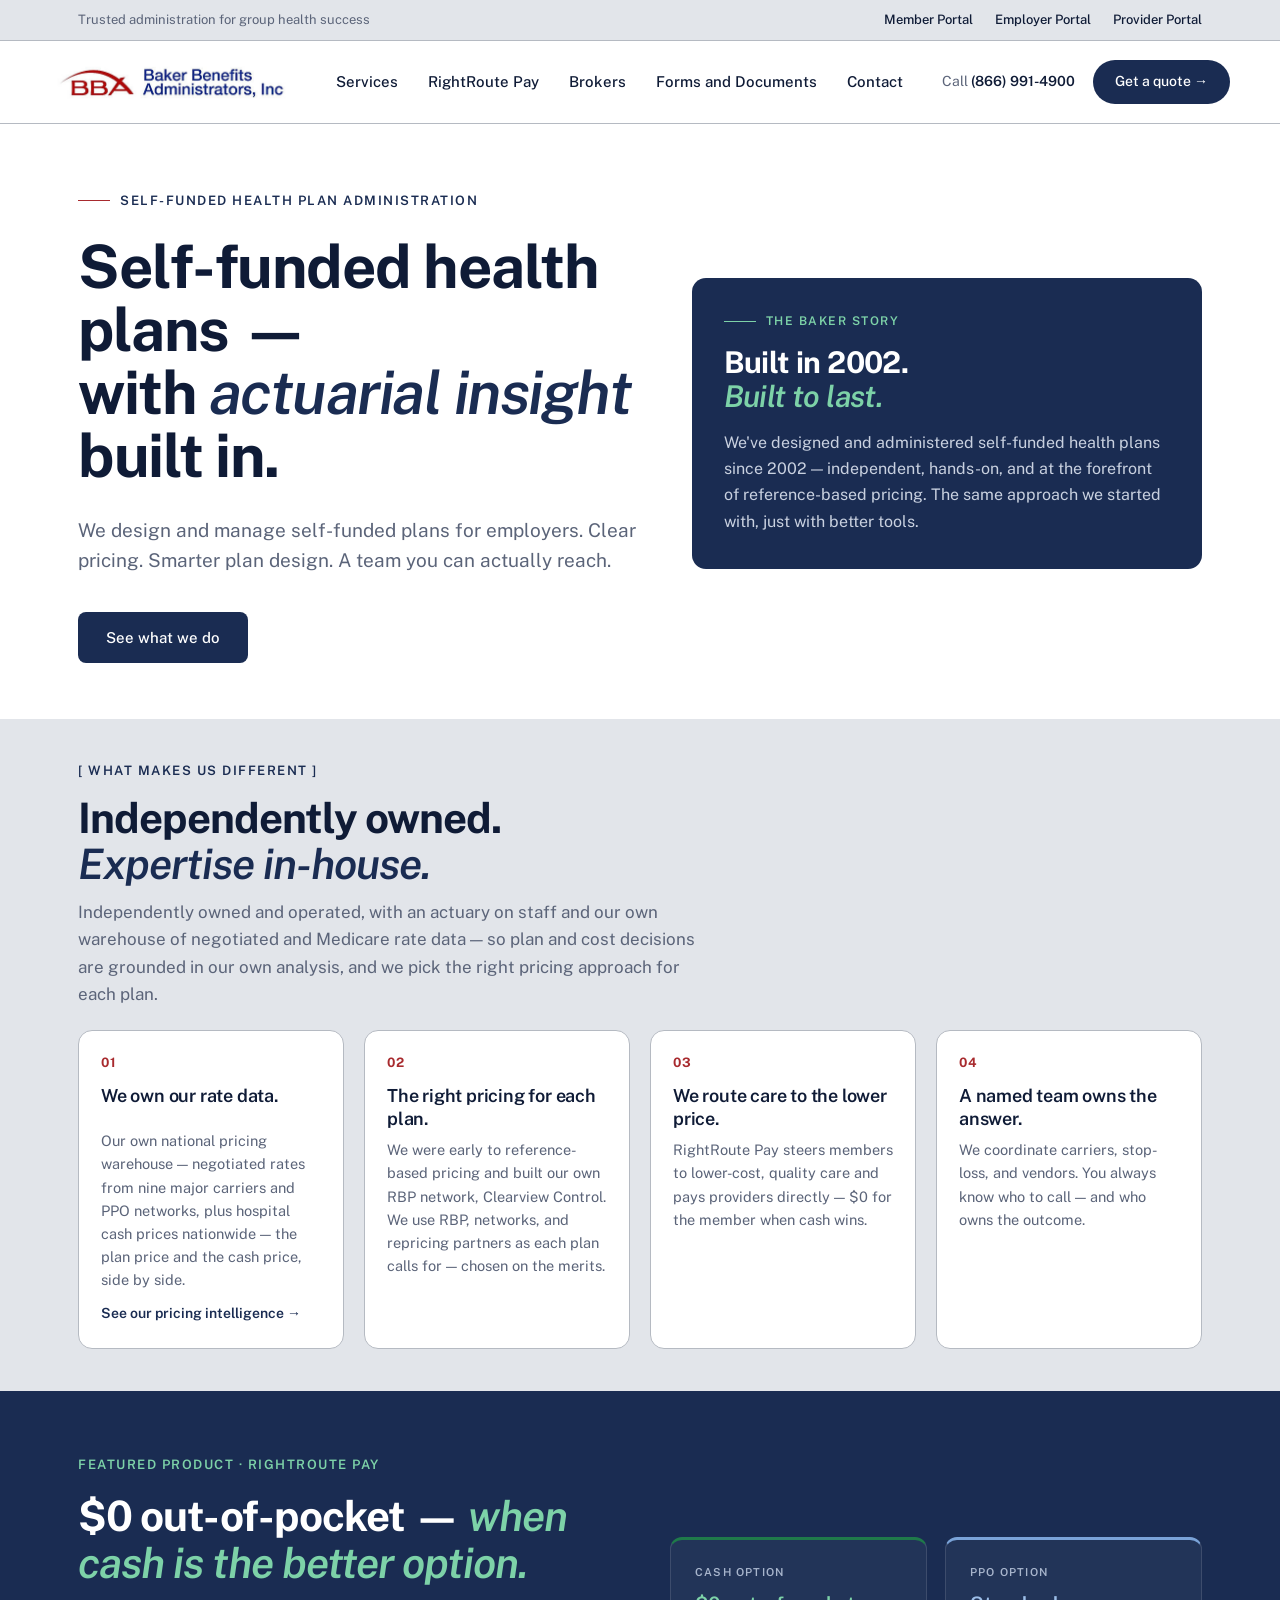
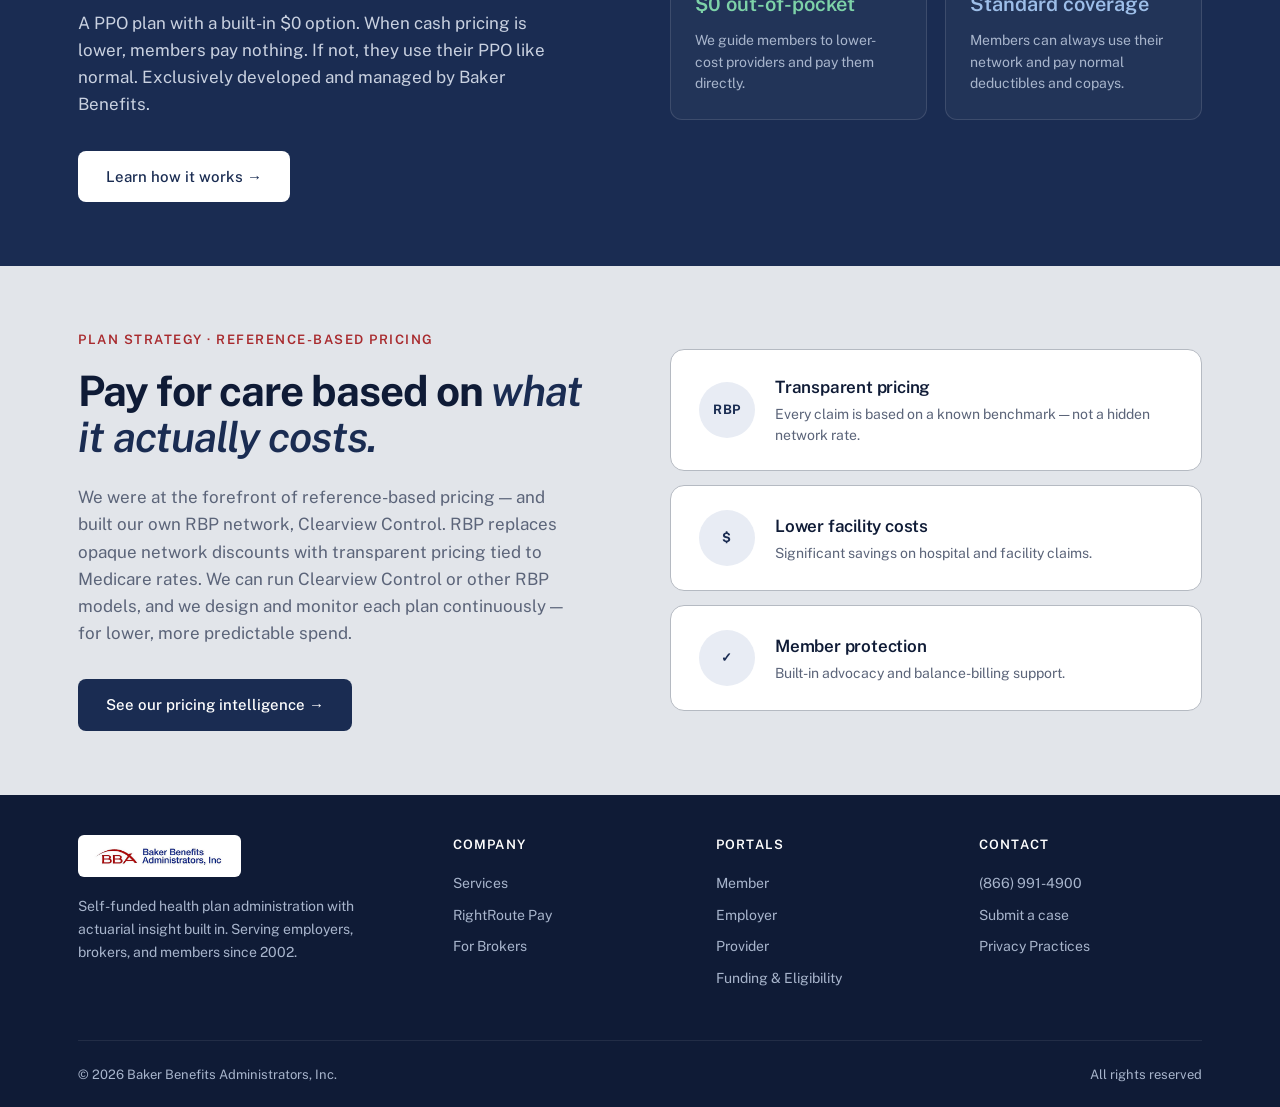
<file: index.html>
<!DOCTYPE html><html lang="en"> <head><meta charset="UTF-8"><meta name="viewport" content="width=device-width, initial-scale=1"><title>Baker Benefits Administrators</title><meta name="description" content="Self-funded health plan administration with actuarial insight built in."><link rel="canonical" href="https://www.bakerba.com/"><link rel="icon" type="image/svg+xml" href="/favicon.svg"><meta property="og:type" content="website"><meta property="og:site_name" content="Baker Benefits Administrators"><meta property="og:title" content="Baker Benefits Administrators"><meta property="og:description" content="Self-funded health plan administration with actuarial insight built in."><meta property="og:url" content="https://www.bakerba.com/"><meta property="og:image" content="https://www.bakerba.com/bba-logo.jpg"><meta name="twitter:card" content="summary"><meta name="twitter:title" content="Baker Benefits Administrators"><meta name="twitter:description" content="Self-funded health plan administration with actuarial insight built in."><meta name="twitter:image" content="https://www.bakerba.com/bba-logo.jpg"><link rel="preconnect" href="https://fonts.googleapis.com"><link rel="preconnect" href="https://fonts.gstatic.com" crossorigin><link href="https://fonts.googleapis.com/css2?family=Public+Sans:wght@400;500;600;700&display=swap" rel="stylesheet"><style>:root{--navy:#1A2C52;--navy-deep:#0F1B36;--navy-soft:#3B4F7C;--navy-tint:#E8ECF4;--red:#A82A2E;--green:#1F7A4A;--green-deep:#155434;--green-soft:#E8F2EC;--green-light:#7DD2A8;--paper:#FFFFFF;--gray-50:#E2E5EA;--gray-100:#CFD3DA;--line:#B5BAC2;--line-strong:#CDD4DF;--ink:#0F1B36;--ink-soft:#5B6479;--ink-muted:#8593AE;--radius:14px}*{box-sizing:border-box;margin:0;padding:0}html{scroll-behavior:smooth}body{font-family:Public Sans,Helvetica Neue,Arial,sans-serif;background:var(--paper);color:var(--ink);line-height:1.55;-webkit-font-smoothing:antialiased}.container{max-width:1180px;margin:0 auto;padding:0 28px}a{color:inherit;text-decoration:none}img{display:block;max-width:100%}.util{position:sticky;top:0;z-index:51;background:var(--gray-50);color:var(--ink-soft);font-size:13px;padding:10px 0;border-bottom:1px solid var(--line)}.util-row{display:flex;justify-content:space-between;align-items:center;flex-wrap:wrap;gap:8px}.util-portals{display:flex;gap:22px}.util-portals a{color:var(--ink);font-weight:500}.util-portals a:hover{color:var(--navy)}header.site{background:var(--paper);border-bottom:1px solid var(--line);position:sticky;top:41px;z-index:50}.nav{display:flex;align-items:center;justify-content:space-between;padding:18px 0;gap:24px}.brand{display:flex;align-items:center;gap:12px}.brand img{height:46px;width:auto;mix-blend-mode:multiply}nav.primary{display:flex;gap:30px}nav.primary a{font-size:15px;color:var(--ink);font-weight:500;white-space:nowrap;padding:6px 0;border-bottom:2px solid transparent;transition:border-color .2s,color .2s}nav.primary a:hover{color:var(--navy);border-bottom-color:var(--red)}nav.primary a.active{color:var(--navy);border-bottom-color:var(--red)}.header-right{display:flex;align-items:center;gap:18px}.call-us{font-size:14px;color:var(--ink-soft);white-space:nowrap}.call-us strong{color:var(--ink);font-weight:600}.cta-pill{background:var(--navy);color:#fff;padding:11px 22px;border-radius:999px;font-size:14px;font-weight:500;transition:background .2s;white-space:nowrap}.cta-pill:hover{background:var(--navy-deep)}.nav-toggle{display:none;background:none;border:0;cursor:pointer;padding:10px;margin-left:6px}.nav-toggle span{display:block;width:22px;height:2px;background:var(--ink);margin:4px 0;border-radius:2px;transition:.2s}footer{background:var(--navy-deep);color:#a8b5cc;padding:40px 0 22px}.ft-grid{display:grid;grid-template-columns:1.5fr 1fr 1fr 1fr;gap:40px;margin-bottom:40px}.ft-brand{margin-bottom:18px}.ft-brand img{height:42px;background:#fff;padding:8px 12px;border-radius:6px}footer p{font-size:14px;line-height:1.65;max-width:34ch}footer h4{color:#fff;font-size:13px;font-weight:600;text-transform:uppercase;letter-spacing:1.2px;margin-bottom:18px}footer a{display:block;font-size:14px;color:#a8b5cc;margin-bottom:10px;transition:color .2s}footer a:hover{color:#fff}.ft-bot{display:flex;justify-content:space-between;padding-top:24px;border-top:1px solid rgba(255,255,255,.08);font-size:13px}.hero-media img{filter:grayscale(.25) contrast(1.03)}.hero-media:after{content:"";position:absolute;inset:0;background:var(--navy);opacity:.16;pointer-events:none}@media(max-width:900px){.util-portals{display:none}.ft-grid{grid-template-columns:1fr 1fr;gap:30px}.call-us{display:none}.nav-toggle{display:block}header.site{position:relative}nav.primary{display:none;position:absolute;top:100%;left:0;right:0;flex-direction:column;gap:0;background:#fff;border-top:1px solid var(--line);box-shadow:0 12px 24px #0f1b361a;padding:6px 0;z-index:60}header.site.nav-open nav.primary{display:flex}nav.primary a{padding:14px 22px;border-bottom:0!important}nav.primary a.active,nav.primary a:hover{background:var(--paper);border-bottom:0!important}}
</style>
<link rel="stylesheet" href="/_astro/index.i9_GLIuP.css"></head> <body> <!-- ============ UTILITY BAR ============ --> <div class="util"> <div class="container util-row"> <div>Trusted administration for group health success</div> <div class="util-portals"> <a href="https://secure.healthx.com/bakerbenefits.member" target="_blank" rel="noopener noreferrer">Member Portal</a> <a href="https://secure.healthx.com/bakerbenefits.employer" target="_blank" rel="noopener noreferrer">Employer Portal</a> <a href="https://secure.healthx.com/bakerbenefits.provider" target="_blank" rel="noopener noreferrer">Provider Portal</a> </div> </div> </div> <!-- ============ HEADER ============ --> <header class="site"> <div class="container nav"> <a href="/" class="brand"> <img src="/bba-logo.jpg" alt="Baker Benefits Administrators"> </a> <nav class="primary" id="primary-nav"> <a href="/services">Services</a><a href="/rightroute">RightRoute Pay</a><a href="/brokers">Brokers</a><a href="/forms">Forms and Documents</a><a href="/contact">Contact</a> </nav> <div class="header-right"> <span class="call-us">Call <strong>(866) 991-4900</strong></span> <a href="/brokers#contact" class="cta-pill">Get a quote →</a> </div> <button class="nav-toggle" aria-label="Open menu" aria-expanded="false" aria-controls="primary-nav"> <span></span><span></span><span></span> </button> </div> </header>   <section class="hero" data-astro-cid-j7pv25f6> <div class="container hero-grid" data-astro-cid-j7pv25f6> <div data-astro-cid-j7pv25f6> <div class="eyebrow" data-astro-cid-j7pv25f6><span class="dash" data-astro-cid-j7pv25f6></span>Self-funded health plan administration</div> <h1 class="headline" data-astro-cid-j7pv25f6>
Self-funded health plans —<br data-astro-cid-j7pv25f6>
with <em data-astro-cid-j7pv25f6>actuarial insight</em><br data-astro-cid-j7pv25f6>
built in.
</h1> <p class="lede" data-astro-cid-j7pv25f6>
We design and manage self-funded plans for employers. Clear pricing. Smarter plan design. A team you can actually reach.
</p> <div class="hero-ctas" data-astro-cid-j7pv25f6> <a href="/services" class="btn-primary" data-astro-cid-j7pv25f6>See what we do</a> </div> </div> <aside class="hero-panel" data-astro-cid-j7pv25f6> <div class="hp-eyebrow" data-astro-cid-j7pv25f6><span class="dash" data-astro-cid-j7pv25f6></span>The Baker story</div> <h2 class="hp-title" data-astro-cid-j7pv25f6>Built in 2002.<br data-astro-cid-j7pv25f6><em data-astro-cid-j7pv25f6>Built to last.</em></h2> <p class="hp-text" data-astro-cid-j7pv25f6>We've designed and administered self-funded health plans since 2002 — independent, hands-on, and at the forefront of reference-based pricing. The same approach we started with, just with better tools.</p> </aside> </div> </section>  <section class="engine" data-astro-cid-j7pv25f6> <div class="container" data-astro-cid-j7pv25f6> <div class="sec-head" data-astro-cid-j7pv25f6> <div class="label" data-astro-cid-j7pv25f6>[ What makes us different ]</div> <h2 data-astro-cid-j7pv25f6>Independently owned.<br data-astro-cid-j7pv25f6><em data-astro-cid-j7pv25f6>Expertise in-house.</em></h2> <p class="sec-lede" data-astro-cid-j7pv25f6>Independently owned and operated, with an actuary on staff and our own warehouse of negotiated and Medicare rate data — so plan and cost decisions are grounded in our own analysis, and we pick the right pricing approach for each plan.</p> </div> <div class="engine-grid" data-astro-cid-j7pv25f6> <div class="engine-card" data-astro-cid-j7pv25f6> <div class="enum" data-astro-cid-j7pv25f6>01</div> <h3 data-astro-cid-j7pv25f6>We own our rate data.</h3> <p data-astro-cid-j7pv25f6>Our own national pricing warehouse — negotiated rates from nine major carriers and PPO networks, plus hospital cash prices nationwide — the plan price and the cash price, side by side.</p> <a href="/pricing" class="card-link" data-astro-cid-j7pv25f6>See our pricing intelligence →</a> </div> <div class="engine-card" data-astro-cid-j7pv25f6> <div class="enum" data-astro-cid-j7pv25f6>02</div> <h3 data-astro-cid-j7pv25f6>The right pricing for each plan.</h3> <p data-astro-cid-j7pv25f6>We were early to reference-based pricing and built our own RBP network, Clearview Control. We use RBP, networks, and repricing partners as each plan calls for — chosen on the merits.</p> </div> <div class="engine-card" data-astro-cid-j7pv25f6> <div class="enum" data-astro-cid-j7pv25f6>03</div> <h3 data-astro-cid-j7pv25f6>We route care to the lower price.</h3> <p data-astro-cid-j7pv25f6>RightRoute Pay steers members to lower-cost, quality care and pays providers directly — $0 for the member when cash wins.</p> </div> <div class="engine-card" data-astro-cid-j7pv25f6> <div class="enum" data-astro-cid-j7pv25f6>04</div> <h3 data-astro-cid-j7pv25f6>A named team owns the answer.</h3> <p data-astro-cid-j7pv25f6>We coordinate carriers, stop-loss, and vendors. You always know who to call — and who owns the outcome.</p> </div> </div> </div> </section>  <section class="rrp" id="rightroute" data-astro-cid-j7pv25f6> <div class="container rrp-grid" data-astro-cid-j7pv25f6> <div data-astro-cid-j7pv25f6> <div class="label" data-astro-cid-j7pv25f6>Featured product · RightRoute Pay</div> <h2 data-astro-cid-j7pv25f6>$0 out-of-pocket — <em data-astro-cid-j7pv25f6>when cash is the better option.</em></h2> <p class="desc" data-astro-cid-j7pv25f6>A PPO plan with a built-in $0 option. When cash pricing is lower, members pay nothing. If not, they use their PPO like normal. Exclusively developed and managed by Baker Benefits.</p> <a href="/rightroute" class="rrp-btn" data-astro-cid-j7pv25f6>Learn how it works →</a> </div> <div class="rrp-cards" data-astro-cid-j7pv25f6> <div class="rrp-card cash" data-astro-cid-j7pv25f6> <div class="tag" data-astro-cid-j7pv25f6>Cash option</div> <h4 data-astro-cid-j7pv25f6>$0 out-of-pocket</h4> <p data-astro-cid-j7pv25f6>We guide members to lower-cost providers and pay them directly.</p> </div> <div class="rrp-card ppo" data-astro-cid-j7pv25f6> <div class="tag" data-astro-cid-j7pv25f6>PPO option</div> <h4 data-astro-cid-j7pv25f6>Standard coverage</h4> <p data-astro-cid-j7pv25f6>Members can always use their network and pay normal deductibles and copays.</p> </div> </div> </div> </section>  <section class="rbp" id="rbp" data-astro-cid-j7pv25f6> <div class="container rbp-grid" data-astro-cid-j7pv25f6> <div data-astro-cid-j7pv25f6> <div class="label" data-astro-cid-j7pv25f6>Plan strategy · Reference-Based Pricing</div> <h2 data-astro-cid-j7pv25f6>Pay for care based on <em data-astro-cid-j7pv25f6>what it actually costs.</em></h2> <p class="desc" data-astro-cid-j7pv25f6>We were at the forefront of reference-based pricing — and built our own RBP network, Clearview Control. RBP replaces opaque network discounts with transparent pricing tied to Medicare rates. We can run Clearview Control or other RBP models, and we design and monitor each plan continuously — for lower, more predictable spend.</p> <a href="/pricing" class="rbp-btn" data-astro-cid-j7pv25f6>See our pricing intelligence →</a> </div> <div class="rbp-stats" data-astro-cid-j7pv25f6> <div class="rbp-stat" data-astro-cid-j7pv25f6> <div class="icon" data-astro-cid-j7pv25f6>RBP</div> <div data-astro-cid-j7pv25f6> <h4 data-astro-cid-j7pv25f6>Transparent pricing</h4> <p data-astro-cid-j7pv25f6>Every claim is based on a known benchmark — not a hidden network rate.</p> </div> </div> <div class="rbp-stat" data-astro-cid-j7pv25f6> <div class="icon" data-astro-cid-j7pv25f6>$</div> <div data-astro-cid-j7pv25f6> <h4 data-astro-cid-j7pv25f6>Lower facility costs</h4> <p data-astro-cid-j7pv25f6>Significant savings on hospital and facility claims.</p> </div> </div> <div class="rbp-stat" data-astro-cid-j7pv25f6> <div class="icon" data-astro-cid-j7pv25f6>✓</div> <div data-astro-cid-j7pv25f6> <h4 data-astro-cid-j7pv25f6>Member protection</h4> <p data-astro-cid-j7pv25f6>Built-in advocacy and balance-billing support.</p> </div> </div> </div> </div> </section>  <!-- ============ FOOTER ============ --> <footer> <div class="container"> <div class="ft-grid"> <div> <div class="ft-brand"> <img src="/bba-logo.jpg" alt="BBA"> </div> <p>Self-funded health plan administration with actuarial insight built in. Serving employers, brokers, and members since 2002.</p> </div> <div> <h4>Company</h4> <a href="/services">Services</a><a href="/rightroute">RightRoute Pay</a><a href="/brokers">For Brokers</a> </div><div> <h4>Portals</h4> <a href="https://secure.healthx.com/bakerbenefits.member" target="_blank" rel="noopener noreferrer">Member</a><a href="https://secure.healthx.com/bakerbenefits.employer" target="_blank" rel="noopener noreferrer">Employer</a><a href="https://secure.healthx.com/bakerbenefits.provider" target="_blank" rel="noopener noreferrer">Provider</a><a href="https://grouphealth.pristx.com/lin/faces/LinLogin.jsp?themeProfile=bakerba" target="_blank" rel="noopener noreferrer">Funding &amp; Eligibility</a> </div><div> <h4>Contact</h4> <a href="tel:8669914900">(866) 991-4900</a><a href="/brokers">Submit a case</a><a href="/privacy">Privacy Practices</a> </div> </div> <div class="ft-bot"> <div>© 2026 Baker Benefits Administrators, Inc.</div> <div>All rights reserved</div> </div> </div> </footer> <script>
  (function () {
    var btn = document.querySelector('.nav-toggle');
    var hdr = document.querySelector('header.site');
    if (!btn || !hdr) return;
    btn.addEventListener('click', function () {
      var open = hdr.classList.toggle('nav-open');
      btn.setAttribute('aria-expanded', open ? 'true' : 'false');
      btn.setAttribute('aria-label', open ? 'Close menu' : 'Open menu');
    });
    hdr.querySelectorAll('nav.primary a').forEach(function (a) {
      a.addEventListener('click', function () {
        hdr.classList.remove('nav-open');
        btn.setAttribute('aria-expanded', 'false');
      });
    });
  })();
</script> </body> </html>
</file>
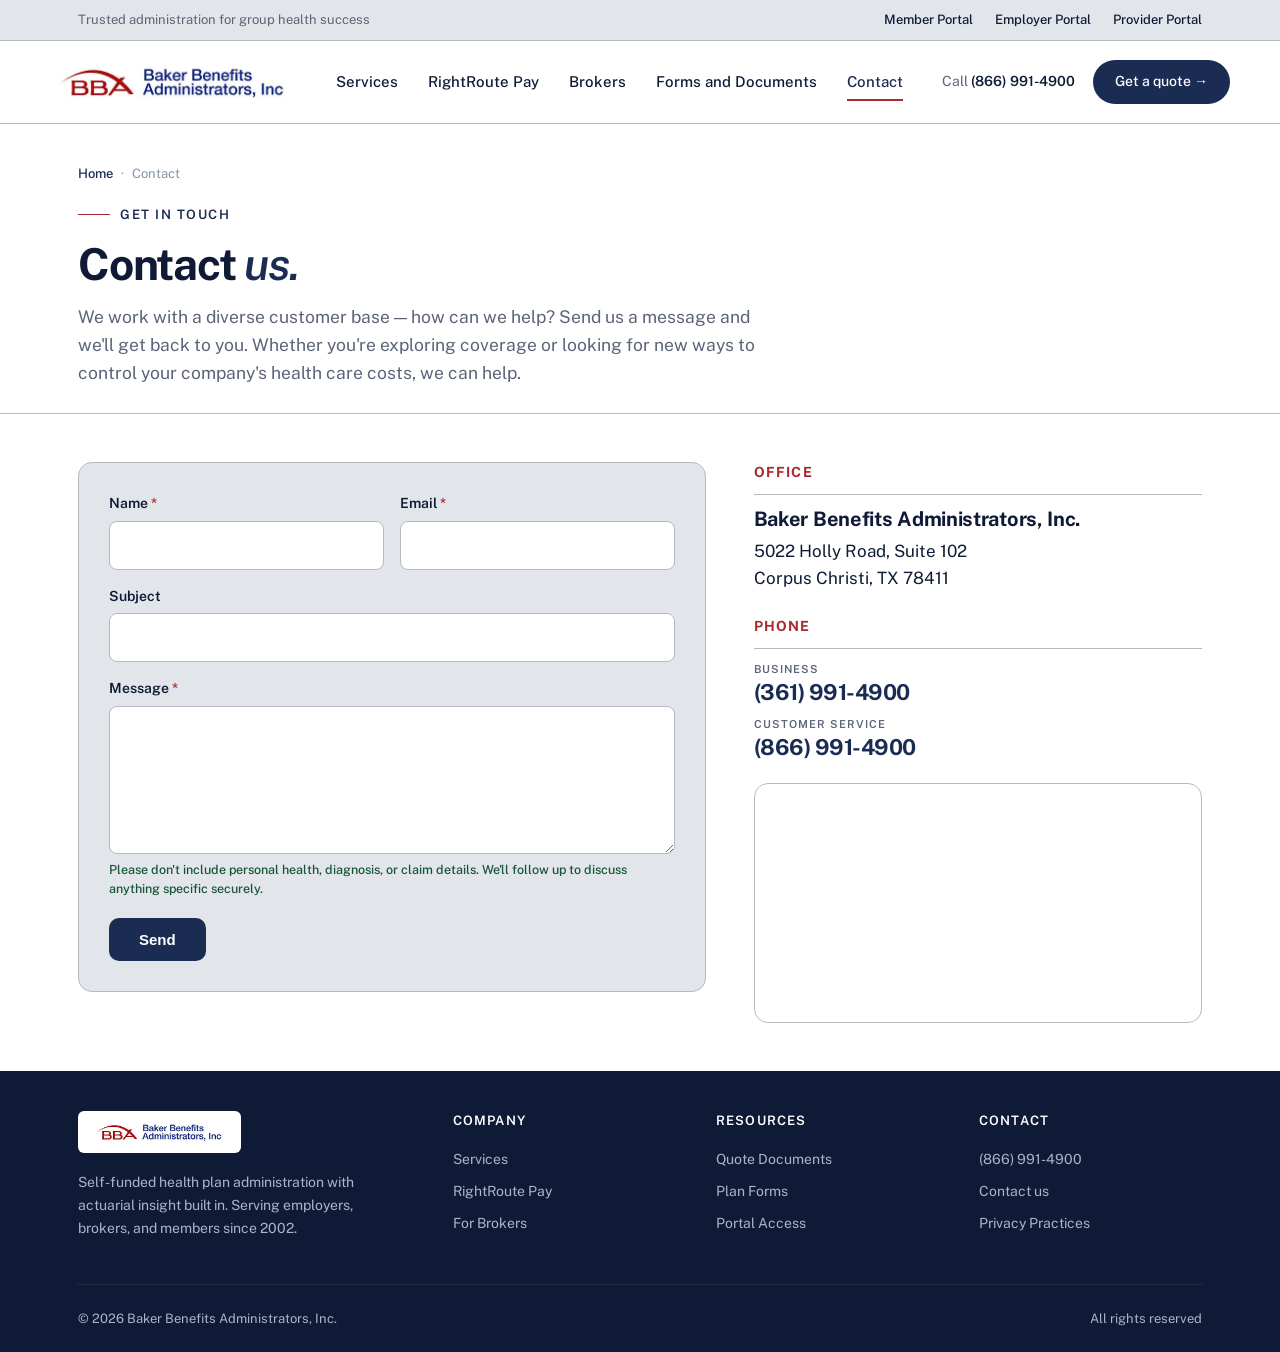
<file: contact/index.html>
<!DOCTYPE html><html lang="en"> <head><meta charset="UTF-8"><meta name="viewport" content="width=device-width, initial-scale=1"><title>Contact — Baker Benefits Administrators</title><meta name="description" content="Self-funded health plan administration with actuarial insight built in."><link rel="canonical" href="https://www.bakerba.com/contact/"><link rel="icon" type="image/svg+xml" href="/favicon.svg"><meta property="og:type" content="website"><meta property="og:site_name" content="Baker Benefits Administrators"><meta property="og:title" content="Contact — Baker Benefits Administrators"><meta property="og:description" content="Self-funded health plan administration with actuarial insight built in."><meta property="og:url" content="https://www.bakerba.com/contact/"><meta property="og:image" content="https://www.bakerba.com/bba-logo.jpg"><meta name="twitter:card" content="summary"><meta name="twitter:title" content="Contact — Baker Benefits Administrators"><meta name="twitter:description" content="Self-funded health plan administration with actuarial insight built in."><meta name="twitter:image" content="https://www.bakerba.com/bba-logo.jpg"><link rel="preconnect" href="https://fonts.googleapis.com"><link rel="preconnect" href="https://fonts.gstatic.com" crossorigin><link href="https://fonts.googleapis.com/css2?family=Public+Sans:wght@400;500;600;700&display=swap" rel="stylesheet"><style>:root{--navy:#1A2C52;--navy-deep:#0F1B36;--navy-soft:#3B4F7C;--navy-tint:#E8ECF4;--red:#A82A2E;--green:#1F7A4A;--green-deep:#155434;--green-soft:#E8F2EC;--green-light:#7DD2A8;--paper:#FFFFFF;--gray-50:#E2E5EA;--gray-100:#CFD3DA;--line:#B5BAC2;--line-strong:#CDD4DF;--ink:#0F1B36;--ink-soft:#5B6479;--ink-muted:#8593AE;--radius:14px}*{box-sizing:border-box;margin:0;padding:0}html{scroll-behavior:smooth}body{font-family:Public Sans,Helvetica Neue,Arial,sans-serif;background:var(--paper);color:var(--ink);line-height:1.55;-webkit-font-smoothing:antialiased}.container{max-width:1180px;margin:0 auto;padding:0 28px}a{color:inherit;text-decoration:none}img{display:block;max-width:100%}.util{position:sticky;top:0;z-index:51;background:var(--gray-50);color:var(--ink-soft);font-size:13px;padding:10px 0;border-bottom:1px solid var(--line)}.util-row{display:flex;justify-content:space-between;align-items:center;flex-wrap:wrap;gap:8px}.util-portals{display:flex;gap:22px}.util-portals a{color:var(--ink);font-weight:500}.util-portals a:hover{color:var(--navy)}header.site{background:var(--paper);border-bottom:1px solid var(--line);position:sticky;top:41px;z-index:50}.nav{display:flex;align-items:center;justify-content:space-between;padding:18px 0;gap:24px}.brand{display:flex;align-items:center;gap:12px}.brand img{height:46px;width:auto;mix-blend-mode:multiply}nav.primary{display:flex;gap:30px}nav.primary a{font-size:15px;color:var(--ink);font-weight:500;white-space:nowrap;padding:6px 0;border-bottom:2px solid transparent;transition:border-color .2s,color .2s}nav.primary a:hover{color:var(--navy);border-bottom-color:var(--red)}nav.primary a.active{color:var(--navy);border-bottom-color:var(--red)}.header-right{display:flex;align-items:center;gap:18px}.call-us{font-size:14px;color:var(--ink-soft);white-space:nowrap}.call-us strong{color:var(--ink);font-weight:600}.cta-pill{background:var(--navy);color:#fff;padding:11px 22px;border-radius:999px;font-size:14px;font-weight:500;transition:background .2s;white-space:nowrap}.cta-pill:hover{background:var(--navy-deep)}.nav-toggle{display:none;background:none;border:0;cursor:pointer;padding:10px;margin-left:6px}.nav-toggle span{display:block;width:22px;height:2px;background:var(--ink);margin:4px 0;border-radius:2px;transition:.2s}footer{background:var(--navy-deep);color:#a8b5cc;padding:40px 0 22px}.ft-grid{display:grid;grid-template-columns:1.5fr 1fr 1fr 1fr;gap:40px;margin-bottom:40px}.ft-brand{margin-bottom:18px}.ft-brand img{height:42px;background:#fff;padding:8px 12px;border-radius:6px}footer p{font-size:14px;line-height:1.65;max-width:34ch}footer h4{color:#fff;font-size:13px;font-weight:600;text-transform:uppercase;letter-spacing:1.2px;margin-bottom:18px}footer a{display:block;font-size:14px;color:#a8b5cc;margin-bottom:10px;transition:color .2s}footer a:hover{color:#fff}.ft-bot{display:flex;justify-content:space-between;padding-top:24px;border-top:1px solid rgba(255,255,255,.08);font-size:13px}.hero-media img{filter:grayscale(.25) contrast(1.03)}.hero-media:after{content:"";position:absolute;inset:0;background:var(--navy);opacity:.16;pointer-events:none}@media(max-width:900px){.util-portals{display:none}.ft-grid{grid-template-columns:1fr 1fr;gap:30px}.call-us{display:none}.nav-toggle{display:block}header.site{position:relative}nav.primary{display:none;position:absolute;top:100%;left:0;right:0;flex-direction:column;gap:0;background:#fff;border-top:1px solid var(--line);box-shadow:0 12px 24px #0f1b361a;padding:6px 0;z-index:60}header.site.nav-open nav.primary{display:flex}nav.primary a{padding:14px 22px;border-bottom:0!important}nav.primary a.active,nav.primary a:hover{background:var(--paper);border-bottom:0!important}}
</style>
<link rel="stylesheet" href="/_astro/contact.gJczeHER.css"></head> <body> <!-- ============ UTILITY BAR ============ --> <div class="util"> <div class="container util-row"> <div>Trusted administration for group health success</div> <div class="util-portals"> <a href="https://secure.healthx.com/bakerbenefits.member" target="_blank" rel="noopener noreferrer">Member Portal</a> <a href="https://secure.healthx.com/bakerbenefits.employer" target="_blank" rel="noopener noreferrer">Employer Portal</a> <a href="https://secure.healthx.com/bakerbenefits.provider" target="_blank" rel="noopener noreferrer">Provider Portal</a> </div> </div> </div> <!-- ============ HEADER ============ --> <header class="site"> <div class="container nav"> <a href="/" class="brand"> <img src="/bba-logo.jpg" alt="Baker Benefits Administrators"> </a> <nav class="primary" id="primary-nav"> <a href="/services">Services</a><a href="/rightroute">RightRoute Pay</a><a href="/brokers">Brokers</a><a href="/forms">Forms and Documents</a><a href="#" class="active">Contact</a> </nav> <div class="header-right"> <span class="call-us">Call <strong>(866) 991-4900</strong></span> <a href="/brokers#contact" class="cta-pill">Get a quote →</a> </div> <button class="nav-toggle" aria-label="Open menu" aria-expanded="false" aria-controls="primary-nav"> <span></span><span></span><span></span> </button> </div> </header>  <section class="page-hero" data-astro-cid-uw5kdbxl> <div class="container" data-astro-cid-uw5kdbxl> <div class="breadcrumb" data-astro-cid-uw5kdbxl> <a href="/" data-astro-cid-uw5kdbxl>Home</a> <span data-astro-cid-uw5kdbxl>·</span> <span data-astro-cid-uw5kdbxl>Contact</span> </div> <div class="eyebrow" data-astro-cid-uw5kdbxl><span class="dash" data-astro-cid-uw5kdbxl></span>Get in touch</div> <h1 data-astro-cid-uw5kdbxl>Contact <em data-astro-cid-uw5kdbxl>us.</em></h1> <p data-astro-cid-uw5kdbxl>We work with a diverse customer base — how can we help? Send us a message and we'll get back to you. Whether you're exploring coverage or looking for new ways to control your company's health care costs, we can help.</p> </div> </section> <section class="contact-main" data-astro-cid-uw5kdbxl> <div class="container contact-grid" data-astro-cid-uw5kdbxl> <!-- FORM --> <form id="ct-form" class="contact-form" novalidate data-astro-cid-uw5kdbxl> <div class="row2" data-astro-cid-uw5kdbxl> <div class="field" data-astro-cid-uw5kdbxl> <label for="ct-name" data-astro-cid-uw5kdbxl>Name <span class="req" data-astro-cid-uw5kdbxl>*</span></label> <input id="ct-name" name="name" type="text" autocomplete="name" required data-astro-cid-uw5kdbxl> </div> <div class="field" data-astro-cid-uw5kdbxl> <label for="ct-email" data-astro-cid-uw5kdbxl>Email <span class="req" data-astro-cid-uw5kdbxl>*</span></label> <input id="ct-email" name="email" type="email" autocomplete="email" required data-astro-cid-uw5kdbxl> </div> </div> <div class="field" data-astro-cid-uw5kdbxl> <label for="ct-subject" data-astro-cid-uw5kdbxl>Subject</label> <input id="ct-subject" name="subject" type="text" data-astro-cid-uw5kdbxl> </div> <div class="field" data-astro-cid-uw5kdbxl> <label for="ct-message" data-astro-cid-uw5kdbxl>Message <span class="req" data-astro-cid-uw5kdbxl>*</span></label> <textarea id="ct-message" name="message" rows="5" required data-astro-cid-uw5kdbxl></textarea> <p class="hint phi-hint" data-astro-cid-uw5kdbxl>Please don't include personal health, diagnosis, or claim details. We'll follow up to discuss anything specific securely.</p> </div> <!-- honeypot (hidden from humans) --> <div class="hp" aria-hidden="true" data-astro-cid-uw5kdbxl><label data-astro-cid-uw5kdbxl>Website<input type="text" name="website" tabindex="-1" autocomplete="off" data-astro-cid-uw5kdbxl></label></div> <button type="submit" class="submit-btn" data-astro-cid-uw5kdbxl>Send</button> <p class="form-error" id="ct-error" hidden data-astro-cid-uw5kdbxl></p> </form> <!-- INFO + MAP --> <aside class="contact-aside" data-astro-cid-uw5kdbxl> <div class="info-block" data-astro-cid-uw5kdbxl> <div class="label" data-astro-cid-uw5kdbxl>Office</div> <div class="org" data-astro-cid-uw5kdbxl>Baker Benefits Administrators, Inc.</div> <p class="addr" data-astro-cid-uw5kdbxl>5022 Holly Road, Suite 102<br data-astro-cid-uw5kdbxl>Corpus Christi, TX 78411</p> </div> <div class="info-block" data-astro-cid-uw5kdbxl> <div class="label" data-astro-cid-uw5kdbxl>Phone</div> <div class="phone-line" data-astro-cid-uw5kdbxl><span data-astro-cid-uw5kdbxl>Business</span><a href="tel:3619914900" data-astro-cid-uw5kdbxl>(361) 991-4900</a></div> <div class="phone-line" data-astro-cid-uw5kdbxl><span data-astro-cid-uw5kdbxl>Customer Service</span><a href="tel:8669914900" data-astro-cid-uw5kdbxl>(866) 991-4900</a></div> </div> <div class="map" data-astro-cid-uw5kdbxl> <iframe title="Baker Benefits Administrators office location" src="https://maps.google.com/maps?q=5022%20Holly%20Road%20Suite%20102%20Corpus%20Christi%20TX%2078411&amp;z=15&amp;output=embed" loading="lazy" referrerpolicy="no-referrer-when-downgrade" data-astro-cid-uw5kdbxl></iframe> </div> </aside> <div class="thank-you" id="ct-thanks" hidden data-astro-cid-uw5kdbxl> <div class="label" data-astro-cid-uw5kdbxl>[ Almost there ]</div> <h2 data-astro-cid-uw5kdbxl>Your email is ready — just hit send.</h2> <p data-astro-cid-uw5kdbxl>We've opened a pre-filled email to our team in your mail app. Send it and we'll get back to you shortly. If nothing opened, email <a href="mailto:nmilner@bakerba.com" data-astro-cid-uw5kdbxl>nmilner@bakerba.com</a>.</p> </div> </div> </section> <script>
  (function () {
    var form = document.getElementById('ct-form');
    if (!form) return;
    var err = document.getElementById('ct-error');
    var thanks = document.getElementById('ct-thanks');

    form.addEventListener('submit', function (e) {
      e.preventDefault();
      err.hidden = true;
      var data = Object.fromEntries(new FormData(form).entries());
      if (data.website) { showThanks(); return; } // bot tripped the honeypot
      if (!data.name || !data.email || !data.message) {
        showError('Please add your name, email, and message.');
        return;
      }
      var body = [
        'Website contact',
        'Name: ' + data.name,
        'Email: ' + data.email,
        'Subject: ' + (data.subject || ''),
        '',
        'Message:',
        data.message
      ].join('\n');
      var href = 'mailto:nmilner@bakerba.com'
        + '?subject=' + encodeURIComponent('Contact form — ' + (data.subject || data.name))
        + '&body=' + encodeURIComponent(body);
      window.location.href = href;
      showThanks();
    });

    function showThanks() { form.hidden = true; thanks.hidden = false; thanks.scrollIntoView({ behavior: 'smooth', block: 'center' }); }
    function showError(m) { err.textContent = m; err.hidden = false; }
  })();
</script>  <!-- ============ FOOTER ============ --> <footer> <div class="container"> <div class="ft-grid"> <div> <div class="ft-brand"> <img src="/bba-logo.jpg" alt="BBA"> </div> <p>Self-funded health plan administration with actuarial insight built in. Serving employers, brokers, and members since 2002.</p> </div> <div> <h4>Company</h4> <a href="/services">Services</a><a href="/rightroute">RightRoute Pay</a><a href="/brokers">For Brokers</a> </div><div> <h4>Resources</h4> <a href="/forms#quote-docs">Quote Documents</a><a href="/forms#plan-forms">Plan Forms</a><a href="/forms#portals">Portal Access</a> </div><div> <h4>Contact</h4> <a href="tel:8669914900">(866) 991-4900</a><a href="#">Contact us</a><a href="/privacy">Privacy Practices</a> </div> </div> <div class="ft-bot"> <div>© 2026 Baker Benefits Administrators, Inc.</div> <div>All rights reserved</div> </div> </div> </footer> <script>
  (function () {
    var btn = document.querySelector('.nav-toggle');
    var hdr = document.querySelector('header.site');
    if (!btn || !hdr) return;
    btn.addEventListener('click', function () {
      var open = hdr.classList.toggle('nav-open');
      btn.setAttribute('aria-expanded', open ? 'true' : 'false');
      btn.setAttribute('aria-label', open ? 'Close menu' : 'Open menu');
    });
    hdr.querySelectorAll('nav.primary a').forEach(function (a) {
      a.addEventListener('click', function () {
        hdr.classList.remove('nav-open');
        btn.setAttribute('aria-expanded', 'false');
      });
    });
  })();
</script> </body> </html>
</file>
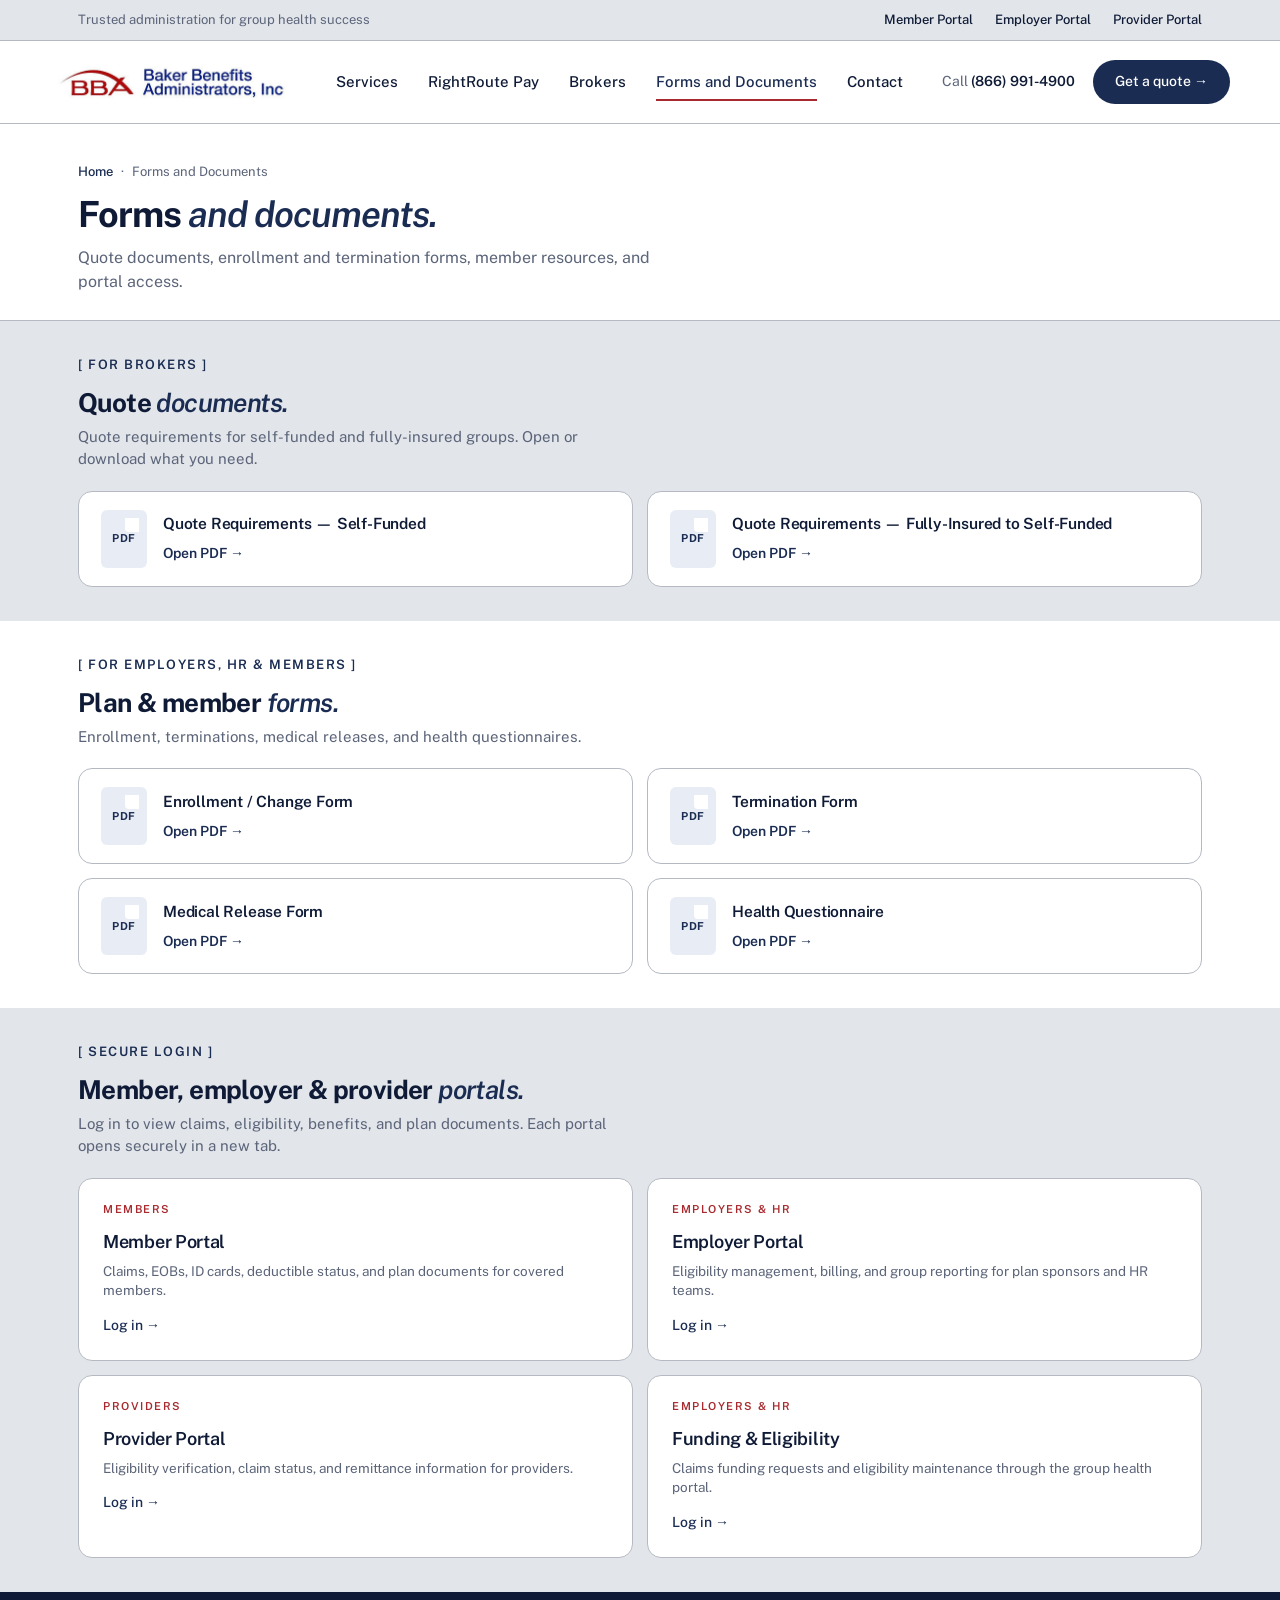
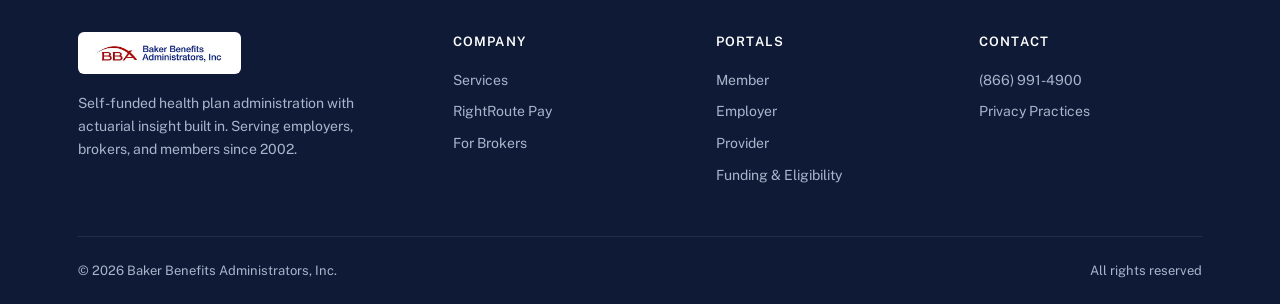
<file: forms/index.html>
<!DOCTYPE html><html lang="en"> <head><meta charset="UTF-8"><meta name="viewport" content="width=device-width, initial-scale=1"><title>Forms and Documents — Baker Benefits Administrators</title><meta name="description" content="Self-funded health plan administration with actuarial insight built in."><link rel="canonical" href="https://www.bakerba.com/forms/"><link rel="icon" type="image/svg+xml" href="/favicon.svg"><meta property="og:type" content="website"><meta property="og:site_name" content="Baker Benefits Administrators"><meta property="og:title" content="Forms and Documents — Baker Benefits Administrators"><meta property="og:description" content="Self-funded health plan administration with actuarial insight built in."><meta property="og:url" content="https://www.bakerba.com/forms/"><meta property="og:image" content="https://www.bakerba.com/bba-logo.jpg"><meta name="twitter:card" content="summary"><meta name="twitter:title" content="Forms and Documents — Baker Benefits Administrators"><meta name="twitter:description" content="Self-funded health plan administration with actuarial insight built in."><meta name="twitter:image" content="https://www.bakerba.com/bba-logo.jpg"><link rel="preconnect" href="https://fonts.googleapis.com"><link rel="preconnect" href="https://fonts.gstatic.com" crossorigin><link href="https://fonts.googleapis.com/css2?family=Public+Sans:wght@400;500;600;700&display=swap" rel="stylesheet"><style>:root{--navy:#1A2C52;--navy-deep:#0F1B36;--navy-soft:#3B4F7C;--navy-tint:#E8ECF4;--red:#A82A2E;--green:#1F7A4A;--green-deep:#155434;--green-soft:#E8F2EC;--green-light:#7DD2A8;--paper:#FFFFFF;--gray-50:#E2E5EA;--gray-100:#CFD3DA;--line:#B5BAC2;--line-strong:#CDD4DF;--ink:#0F1B36;--ink-soft:#5B6479;--ink-muted:#8593AE;--radius:14px}*{box-sizing:border-box;margin:0;padding:0}html{scroll-behavior:smooth}body{font-family:Public Sans,Helvetica Neue,Arial,sans-serif;background:var(--paper);color:var(--ink);line-height:1.55;-webkit-font-smoothing:antialiased}.container{max-width:1180px;margin:0 auto;padding:0 28px}a{color:inherit;text-decoration:none}img{display:block;max-width:100%}.util{position:sticky;top:0;z-index:51;background:var(--gray-50);color:var(--ink-soft);font-size:13px;padding:10px 0;border-bottom:1px solid var(--line)}.util-row{display:flex;justify-content:space-between;align-items:center;flex-wrap:wrap;gap:8px}.util-portals{display:flex;gap:22px}.util-portals a{color:var(--ink);font-weight:500}.util-portals a:hover{color:var(--navy)}header.site{background:var(--paper);border-bottom:1px solid var(--line);position:sticky;top:41px;z-index:50}.nav{display:flex;align-items:center;justify-content:space-between;padding:18px 0;gap:24px}.brand{display:flex;align-items:center;gap:12px}.brand img{height:46px;width:auto;mix-blend-mode:multiply}nav.primary{display:flex;gap:30px}nav.primary a{font-size:15px;color:var(--ink);font-weight:500;white-space:nowrap;padding:6px 0;border-bottom:2px solid transparent;transition:border-color .2s,color .2s}nav.primary a:hover{color:var(--navy);border-bottom-color:var(--red)}nav.primary a.active{color:var(--navy);border-bottom-color:var(--red)}.header-right{display:flex;align-items:center;gap:18px}.call-us{font-size:14px;color:var(--ink-soft);white-space:nowrap}.call-us strong{color:var(--ink);font-weight:600}.cta-pill{background:var(--navy);color:#fff;padding:11px 22px;border-radius:999px;font-size:14px;font-weight:500;transition:background .2s;white-space:nowrap}.cta-pill:hover{background:var(--navy-deep)}.nav-toggle{display:none;background:none;border:0;cursor:pointer;padding:10px;margin-left:6px}.nav-toggle span{display:block;width:22px;height:2px;background:var(--ink);margin:4px 0;border-radius:2px;transition:.2s}footer{background:var(--navy-deep);color:#a8b5cc;padding:40px 0 22px}.ft-grid{display:grid;grid-template-columns:1.5fr 1fr 1fr 1fr;gap:40px;margin-bottom:40px}.ft-brand{margin-bottom:18px}.ft-brand img{height:42px;background:#fff;padding:8px 12px;border-radius:6px}footer p{font-size:14px;line-height:1.65;max-width:34ch}footer h4{color:#fff;font-size:13px;font-weight:600;text-transform:uppercase;letter-spacing:1.2px;margin-bottom:18px}footer a{display:block;font-size:14px;color:#a8b5cc;margin-bottom:10px;transition:color .2s}footer a:hover{color:#fff}.ft-bot{display:flex;justify-content:space-between;padding-top:24px;border-top:1px solid rgba(255,255,255,.08);font-size:13px}.hero-media img{filter:grayscale(.25) contrast(1.03)}.hero-media:after{content:"";position:absolute;inset:0;background:var(--navy);opacity:.16;pointer-events:none}@media(max-width:900px){.util-portals{display:none}.ft-grid{grid-template-columns:1fr 1fr;gap:30px}.call-us{display:none}.nav-toggle{display:block}header.site{position:relative}nav.primary{display:none;position:absolute;top:100%;left:0;right:0;flex-direction:column;gap:0;background:#fff;border-top:1px solid var(--line);box-shadow:0 12px 24px #0f1b361a;padding:6px 0;z-index:60}header.site.nav-open nav.primary{display:flex}nav.primary a{padding:14px 22px;border-bottom:0!important}nav.primary a.active,nav.primary a:hover{background:var(--paper);border-bottom:0!important}}
</style>
<link rel="stylesheet" href="/_astro/forms.D_f6vuYg.css"></head> <body> <!-- ============ UTILITY BAR ============ --> <div class="util"> <div class="container util-row"> <div>Trusted administration for group health success</div> <div class="util-portals"> <a href="https://secure.healthx.com/bakerbenefits.member" target="_blank" rel="noopener noreferrer">Member Portal</a> <a href="https://secure.healthx.com/bakerbenefits.employer" target="_blank" rel="noopener noreferrer">Employer Portal</a> <a href="https://secure.healthx.com/bakerbenefits.provider" target="_blank" rel="noopener noreferrer">Provider Portal</a> </div> </div> </div> <!-- ============ HEADER ============ --> <header class="site"> <div class="container nav"> <a href="/" class="brand"> <img src="/bba-logo.jpg" alt="Baker Benefits Administrators"> </a> <nav class="primary" id="primary-nav"> <a href="/services">Services</a><a href="/rightroute">RightRoute Pay</a><a href="/brokers">Brokers</a><a href="#" class="active">Forms and Documents</a><a href="/contact">Contact</a> </nav> <div class="header-right"> <span class="call-us">Call <strong>(866) 991-4900</strong></span> <a href="/brokers#contact" class="cta-pill">Get a quote →</a> </div> <button class="nav-toggle" aria-label="Open menu" aria-expanded="false" aria-controls="primary-nav"> <span></span><span></span><span></span> </button> </div> </header>   <section class="page-hero" data-astro-cid-npe3l3zs> <div class="container" data-astro-cid-npe3l3zs> <div class="breadcrumb" data-astro-cid-npe3l3zs> <a href="/" data-astro-cid-npe3l3zs>Home</a> <span data-astro-cid-npe3l3zs>·</span> <span data-astro-cid-npe3l3zs>Forms and Documents</span> </div> <h1 data-astro-cid-npe3l3zs>Forms <em data-astro-cid-npe3l3zs>and documents.</em></h1> <p data-astro-cid-npe3l3zs>Quote documents, enrollment and termination forms, member resources, and portal access.</p> </div> </section>  <section class="resource-section gray" id="quote-docs" data-astro-cid-npe3l3zs> <div class="container" data-astro-cid-npe3l3zs> <div class="sec-label" data-astro-cid-npe3l3zs>[ For brokers ]</div> <h2 data-astro-cid-npe3l3zs>Quote <em data-astro-cid-npe3l3zs>documents.</em></h2> <p class="sec-desc" data-astro-cid-npe3l3zs>Quote requirements for self-funded and fully-insured groups. Open or download what you need.</p> <div class="resource-grid" data-astro-cid-npe3l3zs> <a class="resource-card" href="/forms/information-to-quote-self-funded.pdf" target="_blank" rel="noopener" data-astro-cid-npe3l3zs> <div class="resource-icon" data-astro-cid-npe3l3zs>PDF</div> <div class="resource-text" data-astro-cid-npe3l3zs> <h4 data-astro-cid-npe3l3zs>Quote Requirements — Self-Funded</h4> <span class="resource-open" data-astro-cid-npe3l3zs>Open PDF →</span> </div> </a> <a class="resource-card" href="/forms/information-to-quote-fully-to-self-funded.pdf" target="_blank" rel="noopener" data-astro-cid-npe3l3zs> <div class="resource-icon" data-astro-cid-npe3l3zs>PDF</div> <div class="resource-text" data-astro-cid-npe3l3zs> <h4 data-astro-cid-npe3l3zs>Quote Requirements — Fully-Insured to Self-Funded</h4> <span class="resource-open" data-astro-cid-npe3l3zs>Open PDF →</span> </div> </a> </div> </div> </section>  <section class="resource-section" id="plan-forms" data-astro-cid-npe3l3zs> <div class="container" data-astro-cid-npe3l3zs> <div class="sec-label" data-astro-cid-npe3l3zs>[ For employers, HR & members ]</div> <h2 data-astro-cid-npe3l3zs>Plan & member <em data-astro-cid-npe3l3zs>forms.</em></h2> <p class="sec-desc" data-astro-cid-npe3l3zs>Enrollment, terminations, medical releases, and health questionnaires.</p> <div class="resource-grid" data-astro-cid-npe3l3zs> <a class="resource-card" href="/forms/enrollment-change-form.pdf" target="_blank" rel="noopener" data-astro-cid-npe3l3zs> <div class="resource-icon" data-astro-cid-npe3l3zs>PDF</div> <div class="resource-text" data-astro-cid-npe3l3zs> <h4 data-astro-cid-npe3l3zs>Enrollment / Change Form</h4> <span class="resource-open" data-astro-cid-npe3l3zs>Open PDF →</span> </div> </a> <a class="resource-card" href="/forms/termination-form.pdf" target="_blank" rel="noopener" data-astro-cid-npe3l3zs> <div class="resource-icon" data-astro-cid-npe3l3zs>PDF</div> <div class="resource-text" data-astro-cid-npe3l3zs> <h4 data-astro-cid-npe3l3zs>Termination Form</h4> <span class="resource-open" data-astro-cid-npe3l3zs>Open PDF →</span> </div> </a> <a class="resource-card" href="/forms/medical-release-form.pdf" target="_blank" rel="noopener" data-astro-cid-npe3l3zs> <div class="resource-icon" data-astro-cid-npe3l3zs>PDF</div> <div class="resource-text" data-astro-cid-npe3l3zs> <h4 data-astro-cid-npe3l3zs>Medical Release Form</h4> <span class="resource-open" data-astro-cid-npe3l3zs>Open PDF →</span> </div> </a> <a class="resource-card" href="/forms/health-questionnaire.pdf" target="_blank" rel="noopener" data-astro-cid-npe3l3zs> <div class="resource-icon" data-astro-cid-npe3l3zs>PDF</div> <div class="resource-text" data-astro-cid-npe3l3zs> <h4 data-astro-cid-npe3l3zs>Health Questionnaire</h4> <span class="resource-open" data-astro-cid-npe3l3zs>Open PDF →</span> </div> </a> </div> </div> </section>  <section class="resource-section gray" id="portals" data-astro-cid-npe3l3zs> <div class="container" data-astro-cid-npe3l3zs> <div class="sec-label" data-astro-cid-npe3l3zs>[ Secure login ]</div> <h2 data-astro-cid-npe3l3zs>Member, employer & provider <em data-astro-cid-npe3l3zs>portals.</em></h2> <p class="sec-desc" data-astro-cid-npe3l3zs>Log in to view claims, eligibility, benefits, and plan documents. Each portal opens securely in a new tab.</p> <div class="portal-grid" data-astro-cid-npe3l3zs> <a href="https://secure.healthx.com/bakerbenefits.member" class="portal-card" target="_blank" rel="noopener noreferrer" data-astro-cid-npe3l3zs> <div class="label" data-astro-cid-npe3l3zs>Members</div> <h4 data-astro-cid-npe3l3zs>Member Portal</h4> <p data-astro-cid-npe3l3zs>Claims, EOBs, ID cards, deductible status, and plan documents for covered members.</p> <span class="arrow" data-astro-cid-npe3l3zs>Log in →</span> </a> <a href="https://secure.healthx.com/bakerbenefits.employer" class="portal-card" target="_blank" rel="noopener noreferrer" data-astro-cid-npe3l3zs> <div class="label" data-astro-cid-npe3l3zs>Employers & HR</div> <h4 data-astro-cid-npe3l3zs>Employer Portal</h4> <p data-astro-cid-npe3l3zs>Eligibility management, billing, and group reporting for plan sponsors and HR teams.</p> <span class="arrow" data-astro-cid-npe3l3zs>Log in →</span> </a> <a href="https://secure.healthx.com/bakerbenefits.provider" class="portal-card" target="_blank" rel="noopener noreferrer" data-astro-cid-npe3l3zs> <div class="label" data-astro-cid-npe3l3zs>Providers</div> <h4 data-astro-cid-npe3l3zs>Provider Portal</h4> <p data-astro-cid-npe3l3zs>Eligibility verification, claim status, and remittance information for providers.</p> <span class="arrow" data-astro-cid-npe3l3zs>Log in →</span> </a> <a href="https://grouphealth.pristx.com/lin/faces/LinLogin.jsp?themeProfile=bakerba" class="portal-card" target="_blank" rel="noopener noreferrer" data-astro-cid-npe3l3zs> <div class="label" data-astro-cid-npe3l3zs>Employers & HR</div> <h4 data-astro-cid-npe3l3zs>Funding & Eligibility</h4> <p data-astro-cid-npe3l3zs>Claims funding requests and eligibility maintenance through the group health portal.</p> <span class="arrow" data-astro-cid-npe3l3zs>Log in →</span> </a> </div> </div> </section>  <!-- ============ FOOTER ============ --> <footer> <div class="container"> <div class="ft-grid"> <div> <div class="ft-brand"> <img src="/bba-logo.jpg" alt="BBA"> </div> <p>Self-funded health plan administration with actuarial insight built in. Serving employers, brokers, and members since 2002.</p> </div> <div> <h4>Company</h4> <a href="/services">Services</a><a href="/rightroute">RightRoute Pay</a><a href="/brokers">For Brokers</a> </div><div> <h4>Portals</h4> <a href="#portals">Member</a><a href="#portals">Employer</a><a href="#portals">Provider</a><a href="#portals">Funding &amp; Eligibility</a> </div><div> <h4>Contact</h4> <a href="tel:8669914900">(866) 991-4900</a><a href="/privacy">Privacy Practices</a> </div> </div> <div class="ft-bot"> <div>© 2026 Baker Benefits Administrators, Inc.</div> <div>All rights reserved</div> </div> </div> </footer> <script>
  (function () {
    var btn = document.querySelector('.nav-toggle');
    var hdr = document.querySelector('header.site');
    if (!btn || !hdr) return;
    btn.addEventListener('click', function () {
      var open = hdr.classList.toggle('nav-open');
      btn.setAttribute('aria-expanded', open ? 'true' : 'false');
      btn.setAttribute('aria-label', open ? 'Close menu' : 'Open menu');
    });
    hdr.querySelectorAll('nav.primary a').forEach(function (a) {
      a.addEventListener('click', function () {
        hdr.classList.remove('nav-open');
        btn.setAttribute('aria-expanded', 'false');
      });
    });
  })();
</script> </body> </html>
</file>
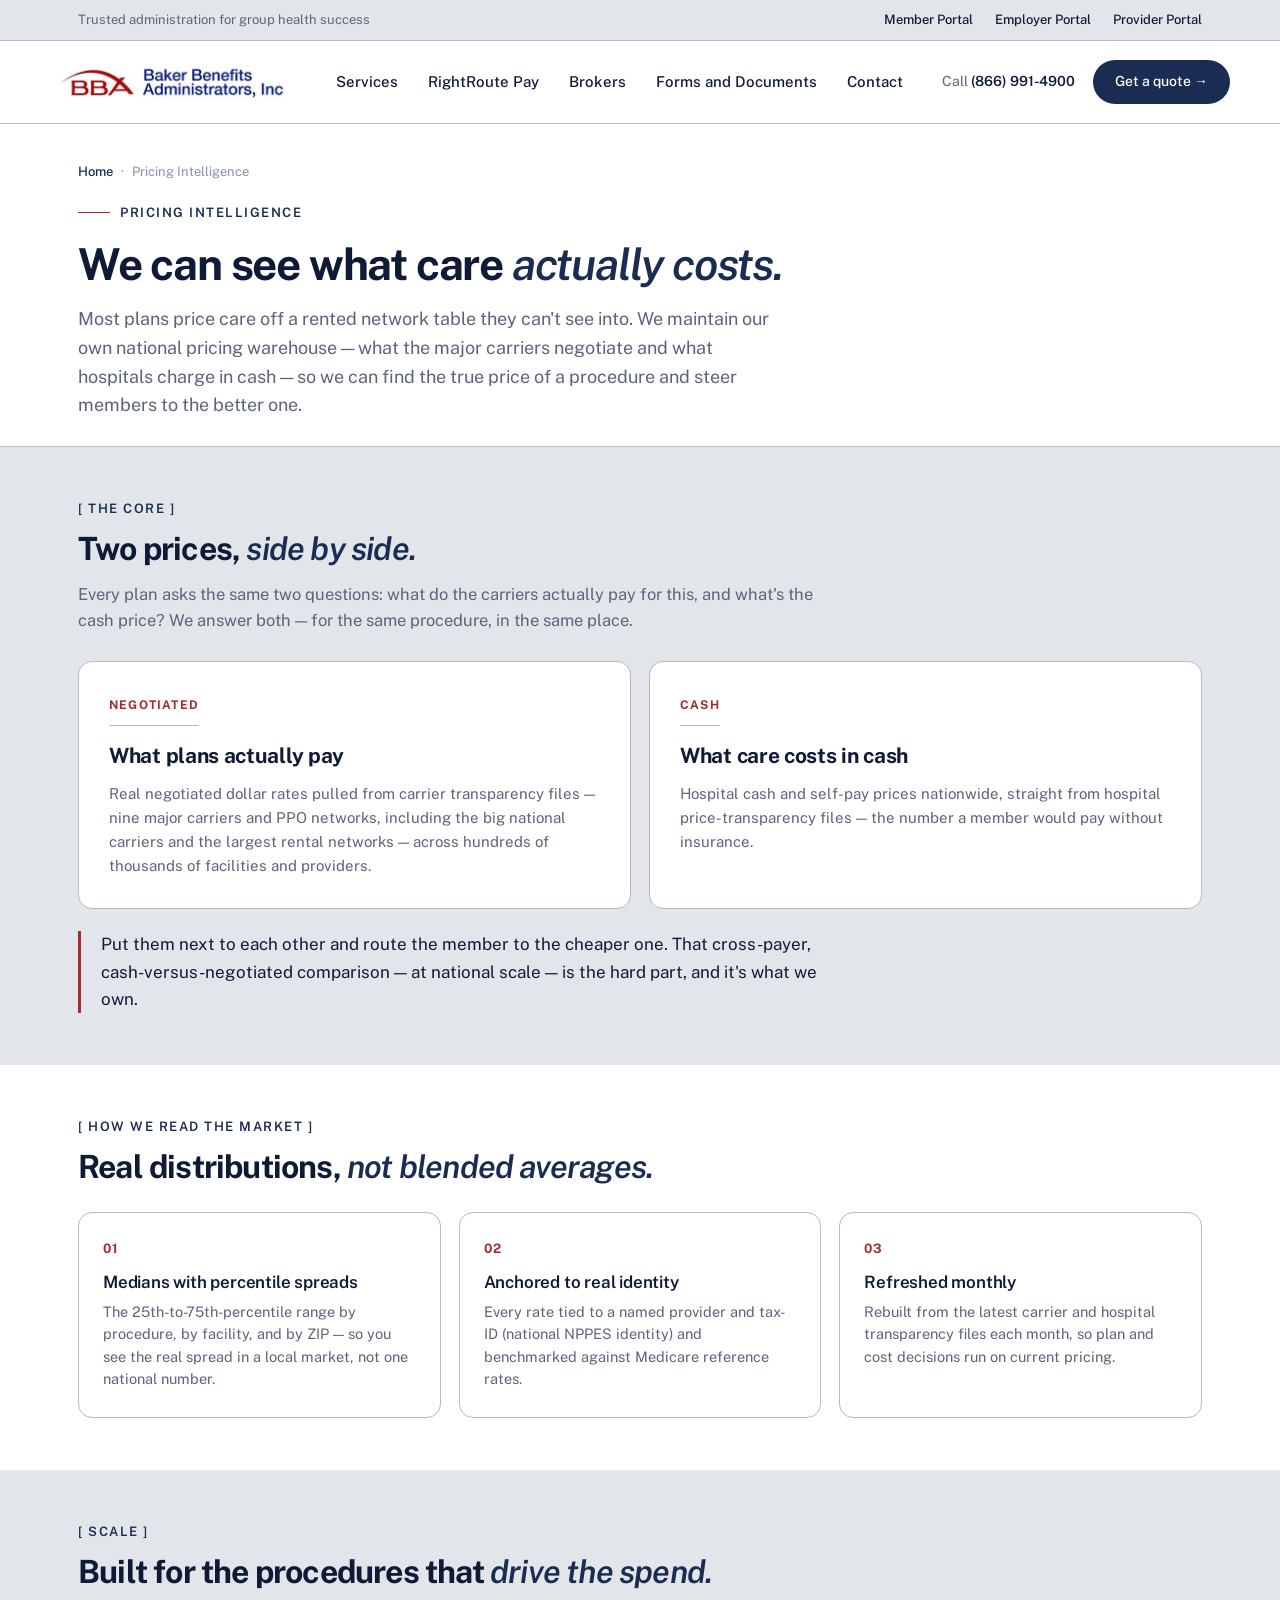
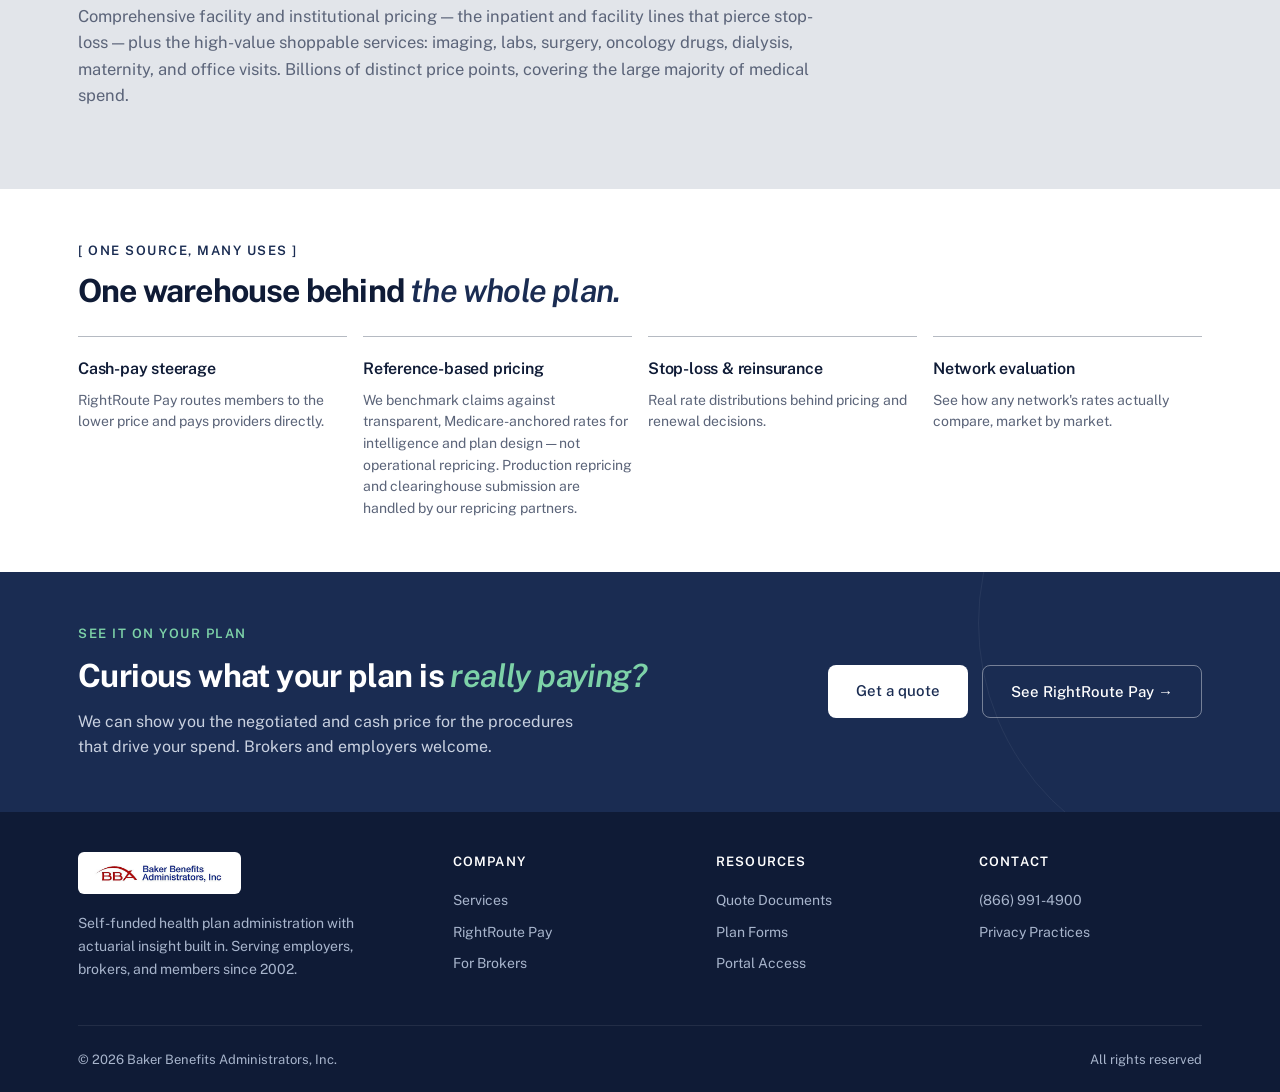
<file: pricing/index.html>
<!DOCTYPE html><html lang="en"> <head><meta charset="UTF-8"><meta name="viewport" content="width=device-width, initial-scale=1"><title>Pricing Intelligence — Baker Benefits Administrators</title><meta name="description" content="Our own national pricing warehouse — what carriers negotiate and what hospitals charge in cash, side by side."><link rel="canonical" href="https://www.bakerba.com/pricing/"><link rel="icon" type="image/svg+xml" href="/favicon.svg"><meta property="og:type" content="website"><meta property="og:site_name" content="Baker Benefits Administrators"><meta property="og:title" content="Pricing Intelligence — Baker Benefits Administrators"><meta property="og:description" content="Our own national pricing warehouse — what carriers negotiate and what hospitals charge in cash, side by side."><meta property="og:url" content="https://www.bakerba.com/pricing/"><meta property="og:image" content="https://www.bakerba.com/bba-logo.jpg"><meta name="twitter:card" content="summary"><meta name="twitter:title" content="Pricing Intelligence — Baker Benefits Administrators"><meta name="twitter:description" content="Our own national pricing warehouse — what carriers negotiate and what hospitals charge in cash, side by side."><meta name="twitter:image" content="https://www.bakerba.com/bba-logo.jpg"><link rel="preconnect" href="https://fonts.googleapis.com"><link rel="preconnect" href="https://fonts.gstatic.com" crossorigin><link href="https://fonts.googleapis.com/css2?family=Public+Sans:wght@400;500;600;700&display=swap" rel="stylesheet"><style>:root{--navy:#1A2C52;--navy-deep:#0F1B36;--navy-soft:#3B4F7C;--navy-tint:#E8ECF4;--red:#A82A2E;--green:#1F7A4A;--green-deep:#155434;--green-soft:#E8F2EC;--green-light:#7DD2A8;--paper:#FFFFFF;--gray-50:#E2E5EA;--gray-100:#CFD3DA;--line:#B5BAC2;--line-strong:#CDD4DF;--ink:#0F1B36;--ink-soft:#5B6479;--ink-muted:#8593AE;--radius:14px}*{box-sizing:border-box;margin:0;padding:0}html{scroll-behavior:smooth}body{font-family:Public Sans,Helvetica Neue,Arial,sans-serif;background:var(--paper);color:var(--ink);line-height:1.55;-webkit-font-smoothing:antialiased}.container{max-width:1180px;margin:0 auto;padding:0 28px}a{color:inherit;text-decoration:none}img{display:block;max-width:100%}.util{position:sticky;top:0;z-index:51;background:var(--gray-50);color:var(--ink-soft);font-size:13px;padding:10px 0;border-bottom:1px solid var(--line)}.util-row{display:flex;justify-content:space-between;align-items:center;flex-wrap:wrap;gap:8px}.util-portals{display:flex;gap:22px}.util-portals a{color:var(--ink);font-weight:500}.util-portals a:hover{color:var(--navy)}header.site{background:var(--paper);border-bottom:1px solid var(--line);position:sticky;top:41px;z-index:50}.nav{display:flex;align-items:center;justify-content:space-between;padding:18px 0;gap:24px}.brand{display:flex;align-items:center;gap:12px}.brand img{height:46px;width:auto;mix-blend-mode:multiply}nav.primary{display:flex;gap:30px}nav.primary a{font-size:15px;color:var(--ink);font-weight:500;white-space:nowrap;padding:6px 0;border-bottom:2px solid transparent;transition:border-color .2s,color .2s}nav.primary a:hover{color:var(--navy);border-bottom-color:var(--red)}nav.primary a.active{color:var(--navy);border-bottom-color:var(--red)}.header-right{display:flex;align-items:center;gap:18px}.call-us{font-size:14px;color:var(--ink-soft);white-space:nowrap}.call-us strong{color:var(--ink);font-weight:600}.cta-pill{background:var(--navy);color:#fff;padding:11px 22px;border-radius:999px;font-size:14px;font-weight:500;transition:background .2s;white-space:nowrap}.cta-pill:hover{background:var(--navy-deep)}.nav-toggle{display:none;background:none;border:0;cursor:pointer;padding:10px;margin-left:6px}.nav-toggle span{display:block;width:22px;height:2px;background:var(--ink);margin:4px 0;border-radius:2px;transition:.2s}footer{background:var(--navy-deep);color:#a8b5cc;padding:40px 0 22px}.ft-grid{display:grid;grid-template-columns:1.5fr 1fr 1fr 1fr;gap:40px;margin-bottom:40px}.ft-brand{margin-bottom:18px}.ft-brand img{height:42px;background:#fff;padding:8px 12px;border-radius:6px}footer p{font-size:14px;line-height:1.65;max-width:34ch}footer h4{color:#fff;font-size:13px;font-weight:600;text-transform:uppercase;letter-spacing:1.2px;margin-bottom:18px}footer a{display:block;font-size:14px;color:#a8b5cc;margin-bottom:10px;transition:color .2s}footer a:hover{color:#fff}.ft-bot{display:flex;justify-content:space-between;padding-top:24px;border-top:1px solid rgba(255,255,255,.08);font-size:13px}.hero-media img{filter:grayscale(.25) contrast(1.03)}.hero-media:after{content:"";position:absolute;inset:0;background:var(--navy);opacity:.16;pointer-events:none}@media(max-width:900px){.util-portals{display:none}.ft-grid{grid-template-columns:1fr 1fr;gap:30px}.call-us{display:none}.nav-toggle{display:block}header.site{position:relative}nav.primary{display:none;position:absolute;top:100%;left:0;right:0;flex-direction:column;gap:0;background:#fff;border-top:1px solid var(--line);box-shadow:0 12px 24px #0f1b361a;padding:6px 0;z-index:60}header.site.nav-open nav.primary{display:flex}nav.primary a{padding:14px 22px;border-bottom:0!important}nav.primary a.active,nav.primary a:hover{background:var(--paper);border-bottom:0!important}}
</style>
<link rel="stylesheet" href="/_astro/pricing.vK585QmO.css"></head> <body> <!-- ============ UTILITY BAR ============ --> <div class="util"> <div class="container util-row"> <div>Trusted administration for group health success</div> <div class="util-portals"> <a href="https://secure.healthx.com/bakerbenefits.member" target="_blank" rel="noopener noreferrer">Member Portal</a> <a href="https://secure.healthx.com/bakerbenefits.employer" target="_blank" rel="noopener noreferrer">Employer Portal</a> <a href="https://secure.healthx.com/bakerbenefits.provider" target="_blank" rel="noopener noreferrer">Provider Portal</a> </div> </div> </div> <!-- ============ HEADER ============ --> <header class="site"> <div class="container nav"> <a href="/" class="brand"> <img src="/bba-logo.jpg" alt="Baker Benefits Administrators"> </a> <nav class="primary" id="primary-nav"> <a href="/services">Services</a><a href="/rightroute">RightRoute Pay</a><a href="/brokers">Brokers</a><a href="/forms">Forms and Documents</a><a href="/contact">Contact</a> </nav> <div class="header-right"> <span class="call-us">Call <strong>(866) 991-4900</strong></span> <a href="/brokers#contact" class="cta-pill">Get a quote →</a> </div> <button class="nav-toggle" aria-label="Open menu" aria-expanded="false" aria-controls="primary-nav"> <span></span><span></span><span></span> </button> </div> </header>   <section class="page-hero" data-astro-cid-lmkygsfs> <div class="container" data-astro-cid-lmkygsfs> <div class="breadcrumb" data-astro-cid-lmkygsfs><a href="/" data-astro-cid-lmkygsfs>Home</a><span data-astro-cid-lmkygsfs>·</span><span data-astro-cid-lmkygsfs>Pricing Intelligence</span></div> <div class="eyebrow" data-astro-cid-lmkygsfs><span class="dash" data-astro-cid-lmkygsfs></span>Pricing intelligence</div> <h1 data-astro-cid-lmkygsfs>We can see what care <em data-astro-cid-lmkygsfs>actually costs.</em></h1> <p data-astro-cid-lmkygsfs>Most plans price care off a rented network table they can't see into. We maintain our own national pricing warehouse — what the major carriers negotiate and what hospitals charge in cash — so we can find the true price of a procedure and steer members to the better one.</p> </div> </section>  <section class="sec gray" data-astro-cid-lmkygsfs> <div class="container" data-astro-cid-lmkygsfs> <div class="sec-head" data-astro-cid-lmkygsfs> <div class="label" data-astro-cid-lmkygsfs>[ The core ]</div> <h2 data-astro-cid-lmkygsfs>Two prices, <em data-astro-cid-lmkygsfs>side by side.</em></h2> <p class="sec-lede" data-astro-cid-lmkygsfs>Every plan asks the same two questions: what do the carriers actually pay for this, and what's the cash price? We answer both — for the same procedure, in the same place.</p> </div> <div class="two-grid" data-astro-cid-lmkygsfs> <div class="big-card" data-astro-cid-lmkygsfs> <div class="bc-num" data-astro-cid-lmkygsfs>Negotiated</div> <h3 data-astro-cid-lmkygsfs>What plans actually pay</h3> <p data-astro-cid-lmkygsfs>Real negotiated dollar rates pulled from carrier transparency files — nine major carriers and PPO networks, including the big national carriers and the largest rental networks — across hundreds of thousands of facilities and providers.</p> </div> <div class="big-card" data-astro-cid-lmkygsfs> <div class="bc-num" data-astro-cid-lmkygsfs>Cash</div> <h3 data-astro-cid-lmkygsfs>What care costs in cash</h3> <p data-astro-cid-lmkygsfs>Hospital cash and self-pay prices nationwide, straight from hospital price-transparency files — the number a member would pay without insurance.</p> </div> </div> <p class="moat" data-astro-cid-lmkygsfs>Put them next to each other and route the member to the cheaper one. That cross-payer, cash-versus-negotiated comparison — at national scale — is the hard part, and it's what we own.</p> </div> </section>  <section class="sec" data-astro-cid-lmkygsfs> <div class="container" data-astro-cid-lmkygsfs> <div class="sec-head" data-astro-cid-lmkygsfs> <div class="label" data-astro-cid-lmkygsfs>[ How we read the market ]</div> <h2 data-astro-cid-lmkygsfs>Real distributions, <em data-astro-cid-lmkygsfs>not blended averages.</em></h2> </div> <div class="three-grid" data-astro-cid-lmkygsfs> <div class="mini" data-astro-cid-lmkygsfs> <div class="enum" data-astro-cid-lmkygsfs>01</div> <h4 data-astro-cid-lmkygsfs>Medians with percentile spreads</h4> <p data-astro-cid-lmkygsfs>The 25th-to-75th-percentile range by procedure, by facility, and by ZIP — so you see the real spread in a local market, not one national number.</p> </div> <div class="mini" data-astro-cid-lmkygsfs> <div class="enum" data-astro-cid-lmkygsfs>02</div> <h4 data-astro-cid-lmkygsfs>Anchored to real identity</h4> <p data-astro-cid-lmkygsfs>Every rate tied to a named provider and tax-ID (national NPPES identity) and benchmarked against Medicare reference rates.</p> </div> <div class="mini" data-astro-cid-lmkygsfs> <div class="enum" data-astro-cid-lmkygsfs>03</div> <h4 data-astro-cid-lmkygsfs>Refreshed monthly</h4> <p data-astro-cid-lmkygsfs>Rebuilt from the latest carrier and hospital transparency files each month, so plan and cost decisions run on current pricing.</p> </div> </div> </div> </section>  <section class="sec gray" data-astro-cid-lmkygsfs> <div class="container" data-astro-cid-lmkygsfs> <div class="sec-head" data-astro-cid-lmkygsfs> <div class="label" data-astro-cid-lmkygsfs>[ Scale ]</div> <h2 data-astro-cid-lmkygsfs>Built for the procedures that <em data-astro-cid-lmkygsfs>drive the spend.</em></h2> <p class="sec-lede" data-astro-cid-lmkygsfs>Comprehensive facility and institutional pricing — the inpatient and facility lines that pierce stop-loss — plus the high-value shoppable services: imaging, labs, surgery, oncology drugs, dialysis, maternity, and office visits. Billions of distinct price points, covering the large majority of medical spend.</p> </div> </div> </section>  <section class="sec" data-astro-cid-lmkygsfs> <div class="container" data-astro-cid-lmkygsfs> <div class="sec-head" data-astro-cid-lmkygsfs> <div class="label" data-astro-cid-lmkygsfs>[ One source, many uses ]</div> <h2 data-astro-cid-lmkygsfs>One warehouse behind <em data-astro-cid-lmkygsfs>the whole plan.</em></h2> </div> <div class="powers-grid" data-astro-cid-lmkygsfs> <div class="power" data-astro-cid-lmkygsfs><h4 data-astro-cid-lmkygsfs>Cash-pay steerage</h4><p data-astro-cid-lmkygsfs>RightRoute Pay routes members to the lower price and pays providers directly.</p></div> <div class="power" data-astro-cid-lmkygsfs><h4 data-astro-cid-lmkygsfs>Reference-based pricing</h4><p data-astro-cid-lmkygsfs>We benchmark claims against transparent, Medicare-anchored rates for intelligence and plan design — not operational repricing. Production repricing and clearinghouse submission are handled by our repricing partners.</p></div> <div class="power" data-astro-cid-lmkygsfs><h4 data-astro-cid-lmkygsfs>Stop-loss &amp; reinsurance</h4><p data-astro-cid-lmkygsfs>Real rate distributions behind pricing and renewal decisions.</p></div> <div class="power" data-astro-cid-lmkygsfs><h4 data-astro-cid-lmkygsfs>Network evaluation</h4><p data-astro-cid-lmkygsfs>See how any network's rates actually compare, market by market.</p></div> </div> </div> </section>  <section class="cta-strip" data-astro-cid-lmkygsfs> <div class="container cta-strip-grid" data-astro-cid-lmkygsfs> <div data-astro-cid-lmkygsfs> <div class="cta-label" data-astro-cid-lmkygsfs>See it on your plan</div> <h2 data-astro-cid-lmkygsfs>Curious what your plan is <em data-astro-cid-lmkygsfs>really paying?</em></h2> <p data-astro-cid-lmkygsfs>We can show you the negotiated and cash price for the procedures that drive your spend. Brokers and employers welcome.</p> </div> <div class="cta-strip-actions" data-astro-cid-lmkygsfs> <a href="/quote" class="btn-light" data-astro-cid-lmkygsfs>Get a quote</a> <a href="/rightroute" class="btn-outline-light" data-astro-cid-lmkygsfs>See RightRoute Pay →</a> </div> </div> </section>  <!-- ============ FOOTER ============ --> <footer> <div class="container"> <div class="ft-grid"> <div> <div class="ft-brand"> <img src="/bba-logo.jpg" alt="BBA"> </div> <p>Self-funded health plan administration with actuarial insight built in. Serving employers, brokers, and members since 2002.</p> </div> <div> <h4>Company</h4> <a href="/services">Services</a><a href="/rightroute">RightRoute Pay</a><a href="/brokers">For Brokers</a> </div><div> <h4>Resources</h4> <a href="/forms#quote-docs">Quote Documents</a><a href="/forms#plan-forms">Plan Forms</a><a href="/forms#portals">Portal Access</a> </div><div> <h4>Contact</h4> <a href="tel:8669914900">(866) 991-4900</a><a href="/privacy">Privacy Practices</a> </div> </div> <div class="ft-bot"> <div>© 2026 Baker Benefits Administrators, Inc.</div> <div>All rights reserved</div> </div> </div> </footer> <script>
  (function () {
    var btn = document.querySelector('.nav-toggle');
    var hdr = document.querySelector('header.site');
    if (!btn || !hdr) return;
    btn.addEventListener('click', function () {
      var open = hdr.classList.toggle('nav-open');
      btn.setAttribute('aria-expanded', open ? 'true' : 'false');
      btn.setAttribute('aria-label', open ? 'Close menu' : 'Open menu');
    });
    hdr.querySelectorAll('nav.primary a').forEach(function (a) {
      a.addEventListener('click', function () {
        hdr.classList.remove('nav-open');
        btn.setAttribute('aria-expanded', 'false');
      });
    });
  })();
</script> </body> </html>
</file>
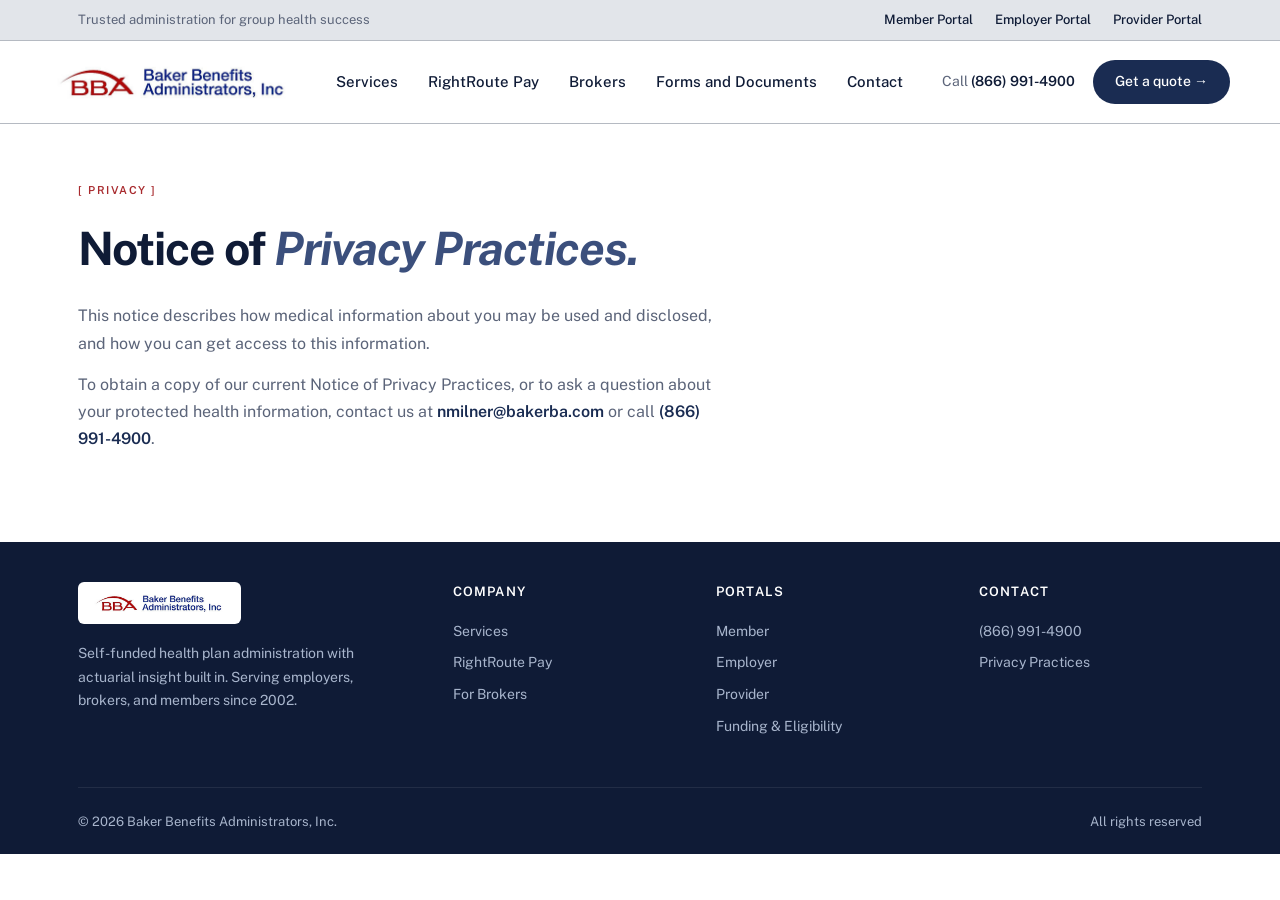
<file: privacy/index.html>
<!DOCTYPE html><html lang="en"> <head><meta charset="UTF-8"><meta name="viewport" content="width=device-width, initial-scale=1"><title>Notice of Privacy Practices — Baker Benefits Administrators</title><meta name="description" content="How Baker Benefits Administrators may use and disclose your protected health information, and how to obtain a copy of our Notice of Privacy Practices."><link rel="canonical" href="https://www.bakerba.com/privacy/"><link rel="icon" type="image/svg+xml" href="/favicon.svg"><meta property="og:type" content="website"><meta property="og:site_name" content="Baker Benefits Administrators"><meta property="og:title" content="Notice of Privacy Practices — Baker Benefits Administrators"><meta property="og:description" content="How Baker Benefits Administrators may use and disclose your protected health information, and how to obtain a copy of our Notice of Privacy Practices."><meta property="og:url" content="https://www.bakerba.com/privacy/"><meta property="og:image" content="https://www.bakerba.com/bba-logo.jpg"><meta name="twitter:card" content="summary"><meta name="twitter:title" content="Notice of Privacy Practices — Baker Benefits Administrators"><meta name="twitter:description" content="How Baker Benefits Administrators may use and disclose your protected health information, and how to obtain a copy of our Notice of Privacy Practices."><meta name="twitter:image" content="https://www.bakerba.com/bba-logo.jpg"><link rel="preconnect" href="https://fonts.googleapis.com"><link rel="preconnect" href="https://fonts.gstatic.com" crossorigin><link href="https://fonts.googleapis.com/css2?family=Public+Sans:wght@400;500;600;700&display=swap" rel="stylesheet"><style>:root{--navy:#1A2C52;--navy-deep:#0F1B36;--navy-soft:#3B4F7C;--navy-tint:#E8ECF4;--red:#A82A2E;--green:#1F7A4A;--green-deep:#155434;--green-soft:#E8F2EC;--green-light:#7DD2A8;--paper:#FFFFFF;--gray-50:#E2E5EA;--gray-100:#CFD3DA;--line:#B5BAC2;--line-strong:#CDD4DF;--ink:#0F1B36;--ink-soft:#5B6479;--ink-muted:#8593AE;--radius:14px}*{box-sizing:border-box;margin:0;padding:0}html{scroll-behavior:smooth}body{font-family:Public Sans,Helvetica Neue,Arial,sans-serif;background:var(--paper);color:var(--ink);line-height:1.55;-webkit-font-smoothing:antialiased}.container{max-width:1180px;margin:0 auto;padding:0 28px}a{color:inherit;text-decoration:none}img{display:block;max-width:100%}.util{position:sticky;top:0;z-index:51;background:var(--gray-50);color:var(--ink-soft);font-size:13px;padding:10px 0;border-bottom:1px solid var(--line)}.util-row{display:flex;justify-content:space-between;align-items:center;flex-wrap:wrap;gap:8px}.util-portals{display:flex;gap:22px}.util-portals a{color:var(--ink);font-weight:500}.util-portals a:hover{color:var(--navy)}header.site{background:var(--paper);border-bottom:1px solid var(--line);position:sticky;top:41px;z-index:50}.nav{display:flex;align-items:center;justify-content:space-between;padding:18px 0;gap:24px}.brand{display:flex;align-items:center;gap:12px}.brand img{height:46px;width:auto;mix-blend-mode:multiply}nav.primary{display:flex;gap:30px}nav.primary a{font-size:15px;color:var(--ink);font-weight:500;white-space:nowrap;padding:6px 0;border-bottom:2px solid transparent;transition:border-color .2s,color .2s}nav.primary a:hover{color:var(--navy);border-bottom-color:var(--red)}nav.primary a.active{color:var(--navy);border-bottom-color:var(--red)}.header-right{display:flex;align-items:center;gap:18px}.call-us{font-size:14px;color:var(--ink-soft);white-space:nowrap}.call-us strong{color:var(--ink);font-weight:600}.cta-pill{background:var(--navy);color:#fff;padding:11px 22px;border-radius:999px;font-size:14px;font-weight:500;transition:background .2s;white-space:nowrap}.cta-pill:hover{background:var(--navy-deep)}.nav-toggle{display:none;background:none;border:0;cursor:pointer;padding:10px;margin-left:6px}.nav-toggle span{display:block;width:22px;height:2px;background:var(--ink);margin:4px 0;border-radius:2px;transition:.2s}footer{background:var(--navy-deep);color:#a8b5cc;padding:40px 0 22px}.ft-grid{display:grid;grid-template-columns:1.5fr 1fr 1fr 1fr;gap:40px;margin-bottom:40px}.ft-brand{margin-bottom:18px}.ft-brand img{height:42px;background:#fff;padding:8px 12px;border-radius:6px}footer p{font-size:14px;line-height:1.65;max-width:34ch}footer h4{color:#fff;font-size:13px;font-weight:600;text-transform:uppercase;letter-spacing:1.2px;margin-bottom:18px}footer a{display:block;font-size:14px;color:#a8b5cc;margin-bottom:10px;transition:color .2s}footer a:hover{color:#fff}.ft-bot{display:flex;justify-content:space-between;padding-top:24px;border-top:1px solid rgba(255,255,255,.08);font-size:13px}.hero-media img{filter:grayscale(.25) contrast(1.03)}.hero-media:after{content:"";position:absolute;inset:0;background:var(--navy);opacity:.16;pointer-events:none}@media(max-width:900px){.util-portals{display:none}.ft-grid{grid-template-columns:1fr 1fr;gap:30px}.call-us{display:none}.nav-toggle{display:block}header.site{position:relative}nav.primary{display:none;position:absolute;top:100%;left:0;right:0;flex-direction:column;gap:0;background:#fff;border-top:1px solid var(--line);box-shadow:0 12px 24px #0f1b361a;padding:6px 0;z-index:60}header.site.nav-open nav.primary{display:flex}nav.primary a{padding:14px 22px;border-bottom:0!important}nav.primary a.active,nav.primary a:hover{background:var(--paper);border-bottom:0!important}}
.util-page[data-astro-cid-fb3qbcs3]{padding:58px 0 76px;background:var(--paper)}.util-page[data-astro-cid-fb3qbcs3] .sec-label[data-astro-cid-fb3qbcs3]{font-size:11px;letter-spacing:1.5px;text-transform:uppercase;color:var(--red);font-weight:600;margin-bottom:14px}.util-page[data-astro-cid-fb3qbcs3] h1[data-astro-cid-fb3qbcs3]{font-size:46px;font-weight:700;color:var(--ink);letter-spacing:-1px;margin-bottom:18px}.util-page[data-astro-cid-fb3qbcs3] h1[data-astro-cid-fb3qbcs3] em[data-astro-cid-fb3qbcs3]{font-style:italic;color:var(--navy-soft)}.util-page[data-astro-cid-fb3qbcs3] p[data-astro-cid-fb3qbcs3]{font-size:16px;color:var(--ink-soft);max-width:640px;margin-bottom:14px;line-height:1.7}.util-page[data-astro-cid-fb3qbcs3] a[data-astro-cid-fb3qbcs3]{color:var(--navy);font-weight:600}.util-page[data-astro-cid-fb3qbcs3] a[data-astro-cid-fb3qbcs3]:hover{color:var(--red)}
</style></head> <body> <!-- ============ UTILITY BAR ============ --> <div class="util"> <div class="container util-row"> <div>Trusted administration for group health success</div> <div class="util-portals"> <a href="https://secure.healthx.com/bakerbenefits.member" target="_blank" rel="noopener noreferrer">Member Portal</a> <a href="https://secure.healthx.com/bakerbenefits.employer" target="_blank" rel="noopener noreferrer">Employer Portal</a> <a href="https://secure.healthx.com/bakerbenefits.provider" target="_blank" rel="noopener noreferrer">Provider Portal</a> </div> </div> </div> <!-- ============ HEADER ============ --> <header class="site"> <div class="container nav"> <a href="/" class="brand"> <img src="/bba-logo.jpg" alt="Baker Benefits Administrators"> </a> <nav class="primary" id="primary-nav"> <a href="/services">Services</a><a href="/rightroute">RightRoute Pay</a><a href="/brokers">Brokers</a><a href="/forms">Forms and Documents</a><a href="/contact">Contact</a> </nav> <div class="header-right"> <span class="call-us">Call <strong>(866) 991-4900</strong></span> <a href="/brokers#contact" class="cta-pill">Get a quote →</a> </div> <button class="nav-toggle" aria-label="Open menu" aria-expanded="false" aria-controls="primary-nav"> <span></span><span></span><span></span> </button> </div> </header>  <section class="util-page" data-astro-cid-fb3qbcs3> <div class="container" data-astro-cid-fb3qbcs3> <div class="sec-label" data-astro-cid-fb3qbcs3>[ Privacy ]</div> <h1 data-astro-cid-fb3qbcs3>Notice of <em data-astro-cid-fb3qbcs3>Privacy Practices.</em></h1> <p data-astro-cid-fb3qbcs3>This notice describes how medical information about you may be used and disclosed, and how you can get access to this information.</p> <p data-astro-cid-fb3qbcs3>To obtain a copy of our current Notice of Privacy Practices, or to ask a question about your protected health information, contact us at
<a href="mailto:nmilner@bakerba.com" data-astro-cid-fb3qbcs3>nmilner@bakerba.com</a> or call <a href="tel:8669914900" data-astro-cid-fb3qbcs3>(866) 991-4900</a>.</p> </div> </section>  <!-- ============ FOOTER ============ --> <footer> <div class="container"> <div class="ft-grid"> <div> <div class="ft-brand"> <img src="/bba-logo.jpg" alt="BBA"> </div> <p>Self-funded health plan administration with actuarial insight built in. Serving employers, brokers, and members since 2002.</p> </div> <div> <h4>Company</h4> <a href="/services">Services</a><a href="/rightroute">RightRoute Pay</a><a href="/brokers">For Brokers</a> </div><div> <h4>Portals</h4> <a href="/forms#portals">Member</a><a href="/forms#portals">Employer</a><a href="/forms#portals">Provider</a><a href="/forms#portals">Funding &amp; Eligibility</a> </div><div> <h4>Contact</h4> <a href="tel:8669914900">(866) 991-4900</a><a href="/privacy">Privacy Practices</a> </div> </div> <div class="ft-bot"> <div>© 2026 Baker Benefits Administrators, Inc.</div> <div>All rights reserved</div> </div> </div> </footer> <script>
  (function () {
    var btn = document.querySelector('.nav-toggle');
    var hdr = document.querySelector('header.site');
    if (!btn || !hdr) return;
    btn.addEventListener('click', function () {
      var open = hdr.classList.toggle('nav-open');
      btn.setAttribute('aria-expanded', open ? 'true' : 'false');
      btn.setAttribute('aria-label', open ? 'Close menu' : 'Open menu');
    });
    hdr.querySelectorAll('nav.primary a').forEach(function (a) {
      a.addEventListener('click', function () {
        hdr.classList.remove('nav-open');
        btn.setAttribute('aria-expanded', 'false');
      });
    });
  })();
</script> </body> </html>
</file>
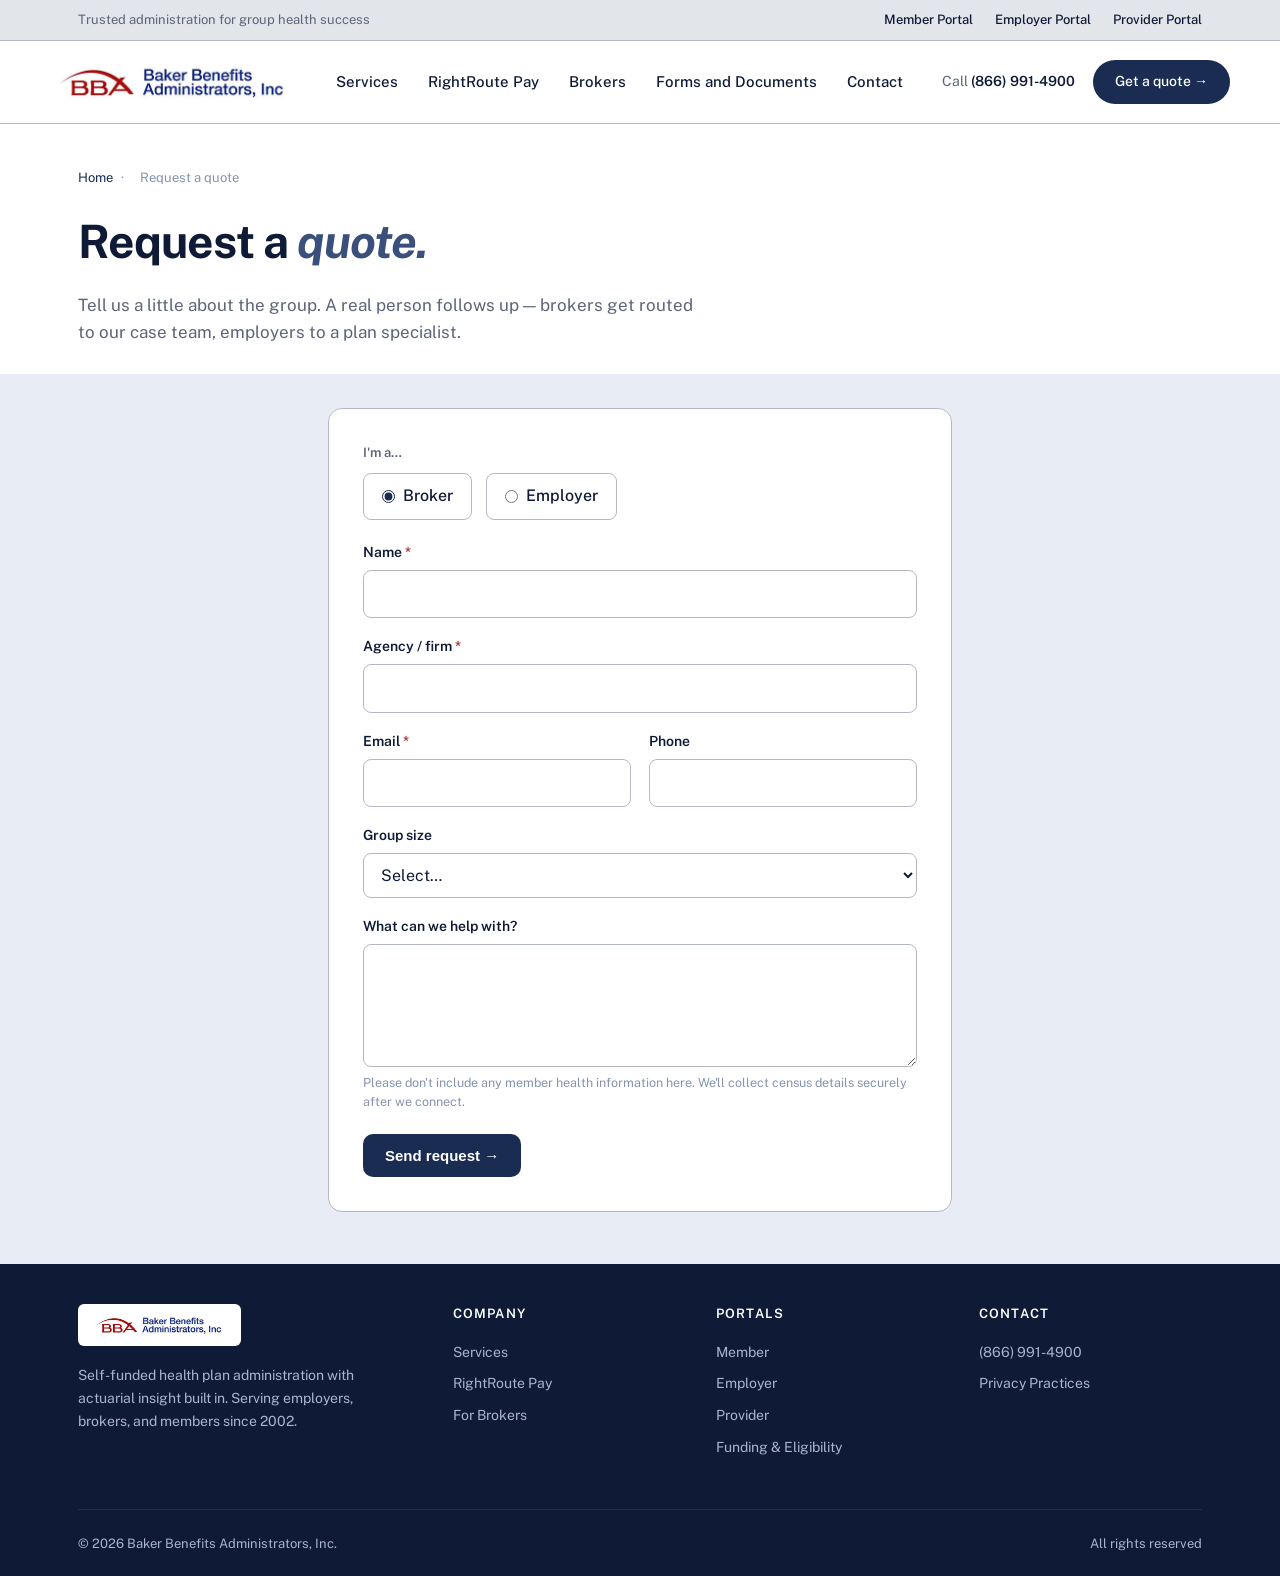
<file: quote/index.html>
<!DOCTYPE html><html lang="en"> <head><meta charset="UTF-8"><meta name="viewport" content="width=device-width, initial-scale=1"><title>Request a quote — Baker Benefits Administrators</title><meta name="description" content="Request a self-funded quote or submit a case. Brokers and employers welcome."><link rel="canonical" href="https://www.bakerba.com/quote/"><link rel="icon" type="image/svg+xml" href="/favicon.svg"><meta property="og:type" content="website"><meta property="og:site_name" content="Baker Benefits Administrators"><meta property="og:title" content="Request a quote — Baker Benefits Administrators"><meta property="og:description" content="Request a self-funded quote or submit a case. Brokers and employers welcome."><meta property="og:url" content="https://www.bakerba.com/quote/"><meta property="og:image" content="https://www.bakerba.com/bba-logo.jpg"><meta name="twitter:card" content="summary"><meta name="twitter:title" content="Request a quote — Baker Benefits Administrators"><meta name="twitter:description" content="Request a self-funded quote or submit a case. Brokers and employers welcome."><meta name="twitter:image" content="https://www.bakerba.com/bba-logo.jpg"><link rel="preconnect" href="https://fonts.googleapis.com"><link rel="preconnect" href="https://fonts.gstatic.com" crossorigin><link href="https://fonts.googleapis.com/css2?family=Public+Sans:wght@400;500;600;700&display=swap" rel="stylesheet"><style>:root{--navy:#1A2C52;--navy-deep:#0F1B36;--navy-soft:#3B4F7C;--navy-tint:#E8ECF4;--red:#A82A2E;--green:#1F7A4A;--green-deep:#155434;--green-soft:#E8F2EC;--green-light:#7DD2A8;--paper:#FFFFFF;--gray-50:#E2E5EA;--gray-100:#CFD3DA;--line:#B5BAC2;--line-strong:#CDD4DF;--ink:#0F1B36;--ink-soft:#5B6479;--ink-muted:#8593AE;--radius:14px}*{box-sizing:border-box;margin:0;padding:0}html{scroll-behavior:smooth}body{font-family:Public Sans,Helvetica Neue,Arial,sans-serif;background:var(--paper);color:var(--ink);line-height:1.55;-webkit-font-smoothing:antialiased}.container{max-width:1180px;margin:0 auto;padding:0 28px}a{color:inherit;text-decoration:none}img{display:block;max-width:100%}.util{position:sticky;top:0;z-index:51;background:var(--gray-50);color:var(--ink-soft);font-size:13px;padding:10px 0;border-bottom:1px solid var(--line)}.util-row{display:flex;justify-content:space-between;align-items:center;flex-wrap:wrap;gap:8px}.util-portals{display:flex;gap:22px}.util-portals a{color:var(--ink);font-weight:500}.util-portals a:hover{color:var(--navy)}header.site{background:var(--paper);border-bottom:1px solid var(--line);position:sticky;top:41px;z-index:50}.nav{display:flex;align-items:center;justify-content:space-between;padding:18px 0;gap:24px}.brand{display:flex;align-items:center;gap:12px}.brand img{height:46px;width:auto;mix-blend-mode:multiply}nav.primary{display:flex;gap:30px}nav.primary a{font-size:15px;color:var(--ink);font-weight:500;white-space:nowrap;padding:6px 0;border-bottom:2px solid transparent;transition:border-color .2s,color .2s}nav.primary a:hover{color:var(--navy);border-bottom-color:var(--red)}nav.primary a.active{color:var(--navy);border-bottom-color:var(--red)}.header-right{display:flex;align-items:center;gap:18px}.call-us{font-size:14px;color:var(--ink-soft);white-space:nowrap}.call-us strong{color:var(--ink);font-weight:600}.cta-pill{background:var(--navy);color:#fff;padding:11px 22px;border-radius:999px;font-size:14px;font-weight:500;transition:background .2s;white-space:nowrap}.cta-pill:hover{background:var(--navy-deep)}.nav-toggle{display:none;background:none;border:0;cursor:pointer;padding:10px;margin-left:6px}.nav-toggle span{display:block;width:22px;height:2px;background:var(--ink);margin:4px 0;border-radius:2px;transition:.2s}footer{background:var(--navy-deep);color:#a8b5cc;padding:40px 0 22px}.ft-grid{display:grid;grid-template-columns:1.5fr 1fr 1fr 1fr;gap:40px;margin-bottom:40px}.ft-brand{margin-bottom:18px}.ft-brand img{height:42px;background:#fff;padding:8px 12px;border-radius:6px}footer p{font-size:14px;line-height:1.65;max-width:34ch}footer h4{color:#fff;font-size:13px;font-weight:600;text-transform:uppercase;letter-spacing:1.2px;margin-bottom:18px}footer a{display:block;font-size:14px;color:#a8b5cc;margin-bottom:10px;transition:color .2s}footer a:hover{color:#fff}.ft-bot{display:flex;justify-content:space-between;padding-top:24px;border-top:1px solid rgba(255,255,255,.08);font-size:13px}.hero-media img{filter:grayscale(.25) contrast(1.03)}.hero-media:after{content:"";position:absolute;inset:0;background:var(--navy);opacity:.16;pointer-events:none}@media(max-width:900px){.util-portals{display:none}.ft-grid{grid-template-columns:1fr 1fr;gap:30px}.call-us{display:none}.nav-toggle{display:block}header.site{position:relative}nav.primary{display:none;position:absolute;top:100%;left:0;right:0;flex-direction:column;gap:0;background:#fff;border-top:1px solid var(--line);box-shadow:0 12px 24px #0f1b361a;padding:6px 0;z-index:60}header.site.nav-open nav.primary{display:flex}nav.primary a{padding:14px 22px;border-bottom:0!important}nav.primary a.active,nav.primary a:hover{background:var(--paper);border-bottom:0!important}}
.quote-hero[data-astro-cid-b2aj2baa]{background:var(--paper);padding:44px 0 28px}.breadcrumb[data-astro-cid-b2aj2baa]{font-size:13px;color:var(--ink-muted);margin-bottom:18px}.breadcrumb[data-astro-cid-b2aj2baa] a[data-astro-cid-b2aj2baa]{color:var(--navy)}.breadcrumb[data-astro-cid-b2aj2baa] span[data-astro-cid-b2aj2baa]{margin:0 8px}.quote-hero[data-astro-cid-b2aj2baa] h1[data-astro-cid-b2aj2baa]{font-size:46px;font-weight:700;color:var(--ink);letter-spacing:-1px;margin-bottom:14px}.quote-hero[data-astro-cid-b2aj2baa] h1[data-astro-cid-b2aj2baa] em[data-astro-cid-b2aj2baa]{font-style:italic;color:var(--navy-soft)}.quote-hero[data-astro-cid-b2aj2baa] p[data-astro-cid-b2aj2baa]{font-size:17px;color:var(--ink-soft);max-width:620px;line-height:1.6}.quote-section[data-astro-cid-b2aj2baa]{background:var(--navy-tint);padding:34px 0 52px}.quote-wrap[data-astro-cid-b2aj2baa]{max-width:680px}.lead-form[data-astro-cid-b2aj2baa]{background:#fff;border:1px solid var(--line);border-radius:var(--radius);padding:34px}.seg[data-astro-cid-b2aj2baa]{border:0;padding:0;margin:0 0 22px}.seg[data-astro-cid-b2aj2baa] legend[data-astro-cid-b2aj2baa]{font-size:13px;font-weight:600;color:var(--ink-soft);margin-bottom:10px;padding:0}.seg-opt[data-astro-cid-b2aj2baa]{display:inline-flex;align-items:center;gap:8px;border:1px solid var(--line);border-radius:8px;padding:10px 18px;margin-right:10px;cursor:pointer;font-weight:500}.seg-opt[data-astro-cid-b2aj2baa] input[data-astro-cid-b2aj2baa]{accent-color:var(--navy)}.field[data-astro-cid-b2aj2baa]{margin-bottom:18px;display:flex;flex-direction:column}.row2[data-astro-cid-b2aj2baa]{display:grid;grid-template-columns:1fr 1fr;gap:18px}.field[data-astro-cid-b2aj2baa] label[data-astro-cid-b2aj2baa]{font-size:14px;font-weight:600;color:var(--ink);margin-bottom:6px}.req[data-astro-cid-b2aj2baa]{color:var(--red)}.field[data-astro-cid-b2aj2baa] input[data-astro-cid-b2aj2baa],.field[data-astro-cid-b2aj2baa] select[data-astro-cid-b2aj2baa],.field[data-astro-cid-b2aj2baa] textarea[data-astro-cid-b2aj2baa]{border:1px solid var(--line);border-radius:8px;padding:11px 13px;font:inherit;color:var(--ink);background:#fff}.field[data-astro-cid-b2aj2baa] input[data-astro-cid-b2aj2baa]:focus,.field[data-astro-cid-b2aj2baa] select[data-astro-cid-b2aj2baa]:focus,.field[data-astro-cid-b2aj2baa] textarea[data-astro-cid-b2aj2baa]:focus{outline:none;border-color:var(--navy)}.hint[data-astro-cid-b2aj2baa]{font-size:12.5px;color:var(--ink-muted);margin-top:6px}.hp[data-astro-cid-b2aj2baa]{position:absolute;left:-9999px;width:1px;height:1px;overflow:hidden}.submit-btn[data-astro-cid-b2aj2baa]{background:var(--navy);color:#fff;border:0;border-radius:10px;padding:13px 22px;font-weight:600;font-size:15px;cursor:pointer;margin-top:4px}.submit-btn[data-astro-cid-b2aj2baa]:hover{background:var(--navy-deep)}.submit-btn[data-astro-cid-b2aj2baa]:disabled{opacity:.6;cursor:default}.form-error[data-astro-cid-b2aj2baa]{color:var(--red);font-size:14px;margin-top:12px}.thank-you[data-astro-cid-b2aj2baa]{background:#fff;border:1px solid var(--line);border-radius:var(--radius);padding:48px 34px;text-align:center}.thank-you[data-astro-cid-b2aj2baa] .label[data-astro-cid-b2aj2baa]{font-size:11px;letter-spacing:1.5px;text-transform:uppercase;color:var(--green);font-weight:600;margin-bottom:12px}.thank-you[data-astro-cid-b2aj2baa] h2[data-astro-cid-b2aj2baa]{font-size:30px;font-weight:700;color:var(--ink);margin-bottom:12px}.thank-you[data-astro-cid-b2aj2baa] p[data-astro-cid-b2aj2baa]{color:var(--ink-soft);max-width:460px;margin:0 auto 18px;line-height:1.6}.thank-you[data-astro-cid-b2aj2baa] a[data-astro-cid-b2aj2baa]{color:var(--navy);font-weight:600}.thank-you[data-astro-cid-b2aj2baa] .back[data-astro-cid-b2aj2baa]{display:inline-block;margin-top:6px}@media(max-width:680px){.row2[data-astro-cid-b2aj2baa]{grid-template-columns:1fr}}
</style></head> <body> <!-- ============ UTILITY BAR ============ --> <div class="util"> <div class="container util-row"> <div>Trusted administration for group health success</div> <div class="util-portals"> <a href="https://secure.healthx.com/bakerbenefits.member" target="_blank" rel="noopener noreferrer">Member Portal</a> <a href="https://secure.healthx.com/bakerbenefits.employer" target="_blank" rel="noopener noreferrer">Employer Portal</a> <a href="https://secure.healthx.com/bakerbenefits.provider" target="_blank" rel="noopener noreferrer">Provider Portal</a> </div> </div> </div> <!-- ============ HEADER ============ --> <header class="site"> <div class="container nav"> <a href="/" class="brand"> <img src="/bba-logo.jpg" alt="Baker Benefits Administrators"> </a> <nav class="primary" id="primary-nav"> <a href="/services">Services</a><a href="/rightroute">RightRoute Pay</a><a href="/brokers">Brokers</a><a href="/forms">Forms and Documents</a><a href="/contact">Contact</a> </nav> <div class="header-right"> <span class="call-us">Call <strong>(866) 991-4900</strong></span> <a href="/brokers#contact" class="cta-pill">Get a quote →</a> </div> <button class="nav-toggle" aria-label="Open menu" aria-expanded="false" aria-controls="primary-nav"> <span></span><span></span><span></span> </button> </div> </header>  <section class="quote-hero" data-astro-cid-b2aj2baa> <div class="container" data-astro-cid-b2aj2baa> <div class="breadcrumb" data-astro-cid-b2aj2baa><a href="/" data-astro-cid-b2aj2baa>Home</a><span data-astro-cid-b2aj2baa>·</span><span data-astro-cid-b2aj2baa>Request a quote</span></div> <h1 data-astro-cid-b2aj2baa>Request a <em data-astro-cid-b2aj2baa>quote.</em></h1> <p data-astro-cid-b2aj2baa>Tell us a little about the group. A real person follows up — brokers get routed to our case team, employers to a plan specialist.</p> </div> </section> <section class="quote-section" data-astro-cid-b2aj2baa> <div class="container quote-wrap" data-astro-cid-b2aj2baa> <form id="lead-form" class="lead-form" novalidate data-astro-cid-b2aj2baa> <!-- audience --> <fieldset class="seg" data-astro-cid-b2aj2baa> <legend data-astro-cid-b2aj2baa>I'm a…</legend> <label class="seg-opt" data-astro-cid-b2aj2baa><input type="radio" name="audience" value="broker" checked data-astro-cid-b2aj2baa> <span data-astro-cid-b2aj2baa>Broker</span></label> <label class="seg-opt" data-astro-cid-b2aj2baa><input type="radio" name="audience" value="employer" data-astro-cid-b2aj2baa> <span data-astro-cid-b2aj2baa>Employer</span></label> </fieldset> <div class="field" data-astro-cid-b2aj2baa> <label for="name" data-astro-cid-b2aj2baa>Name <span class="req" data-astro-cid-b2aj2baa>*</span></label> <input id="name" name="name" type="text" autocomplete="name" required data-astro-cid-b2aj2baa> </div> <div class="field" data-astro-cid-b2aj2baa> <label for="company" data-broker="Agency / firm" data-employer="Company" data-astro-cid-b2aj2baa>Agency / firm <span class="req" data-astro-cid-b2aj2baa>*</span></label> <input id="company" name="company" type="text" autocomplete="organization" required data-astro-cid-b2aj2baa> </div> <div class="row2" data-astro-cid-b2aj2baa> <div class="field" data-astro-cid-b2aj2baa> <label for="email" data-astro-cid-b2aj2baa>Email <span class="req" data-astro-cid-b2aj2baa>*</span></label> <input id="email" name="email" type="email" autocomplete="email" required data-astro-cid-b2aj2baa> </div> <div class="field" data-astro-cid-b2aj2baa> <label for="phone" data-astro-cid-b2aj2baa>Phone</label> <input id="phone" name="phone" type="tel" autocomplete="tel" data-astro-cid-b2aj2baa> </div> </div> <div class="field" data-astro-cid-b2aj2baa> <label for="size" data-astro-cid-b2aj2baa>Group size</label> <select id="size" name="size" data-astro-cid-b2aj2baa> <option value="" data-astro-cid-b2aj2baa>Select…</option> <option data-astro-cid-b2aj2baa>Under 50</option> <option data-astro-cid-b2aj2baa>50–100</option> <option data-astro-cid-b2aj2baa>101–250</option> <option data-astro-cid-b2aj2baa>251–500</option> <option data-astro-cid-b2aj2baa>500+</option> </select> </div> <div class="field" data-astro-cid-b2aj2baa> <label for="message" data-astro-cid-b2aj2baa>What can we help with?</label> <textarea id="message" name="message" rows="4" data-astro-cid-b2aj2baa></textarea> <p class="hint" data-astro-cid-b2aj2baa>Please don't include any member health information here. We'll collect census details securely after we connect.</p> </div> <!-- honeypot (hidden from humans) --> <div class="hp" aria-hidden="true" data-astro-cid-b2aj2baa><label data-astro-cid-b2aj2baa>Website<input type="text" name="website" tabindex="-1" autocomplete="off" data-astro-cid-b2aj2baa></label></div> <button type="submit" class="submit-btn" data-astro-cid-b2aj2baa>Send request →</button> <p class="form-error" id="form-error" hidden data-astro-cid-b2aj2baa></p> </form> <div class="thank-you" id="thank-you" hidden data-astro-cid-b2aj2baa> <div class="label" data-astro-cid-b2aj2baa>[ Almost there ]</div> <h2 data-astro-cid-b2aj2baa>Your email is ready — just hit send.</h2> <p data-astro-cid-b2aj2baa>We've opened a pre-filled email to our team in your mail app. Send it and we'll follow up shortly. If nothing opened, email <a href="mailto:nmilner@bakerba.com" data-astro-cid-b2aj2baa>nmilner@bakerba.com</a> or call <a href="tel:8669914900" data-astro-cid-b2aj2baa>(866) 991-4900</a>.</p> <a class="back" href="/" data-astro-cid-b2aj2baa>← Back to home</a> </div> </div> </section>  <!-- ============ FOOTER ============ --> <footer> <div class="container"> <div class="ft-grid"> <div> <div class="ft-brand"> <img src="/bba-logo.jpg" alt="BBA"> </div> <p>Self-funded health plan administration with actuarial insight built in. Serving employers, brokers, and members since 2002.</p> </div> <div> <h4>Company</h4> <a href="/services">Services</a><a href="/rightroute">RightRoute Pay</a><a href="/brokers">For Brokers</a> </div><div> <h4>Portals</h4> <a href="/forms#portals">Member</a><a href="/forms#portals">Employer</a><a href="/forms#portals">Provider</a><a href="/forms#portals">Funding &amp; Eligibility</a> </div><div> <h4>Contact</h4> <a href="tel:8669914900">(866) 991-4900</a><a href="/privacy">Privacy Practices</a> </div> </div> <div class="ft-bot"> <div>© 2026 Baker Benefits Administrators, Inc.</div> <div>All rights reserved</div> </div> </div> </footer> <script>
  (function () {
    var btn = document.querySelector('.nav-toggle');
    var hdr = document.querySelector('header.site');
    if (!btn || !hdr) return;
    btn.addEventListener('click', function () {
      var open = hdr.classList.toggle('nav-open');
      btn.setAttribute('aria-expanded', open ? 'true' : 'false');
      btn.setAttribute('aria-label', open ? 'Close menu' : 'Open menu');
    });
    hdr.querySelectorAll('nav.primary a').forEach(function (a) {
      a.addEventListener('click', function () {
        hdr.classList.remove('nav-open');
        btn.setAttribute('aria-expanded', 'false');
      });
    });
  })();
</script> </body> </html> <script>
  (function () {
    var form = document.getElementById('lead-form');
    if (!form) return;
    var err = document.getElementById('form-error');
    var thanks = document.getElementById('thank-you');

    // pre-select audience from ?type=broker|employer and relabel "company"
    var params = new URLSearchParams(location.search);
    var type = params.get('type');
    if (type === 'employer' || type === 'broker') {
      var r = form.querySelector('input[name="audience"][value="' + type + '"]');
      if (r) r.checked = true;
    }
    var companyLabel = form.querySelector('label[for="company"]');
    function syncLabels() {
      var a = form.querySelector('input[name="audience"]:checked');
      if (a && companyLabel) {
        var t = a.value === 'employer' ? companyLabel.dataset.employer : companyLabel.dataset.broker;
        companyLabel.childNodes[0].nodeValue = t + ' ';
      }
    }
    form.querySelectorAll('input[name="audience"]').forEach(function (el) { el.addEventListener('change', syncLabels); });
    syncLabels();

    form.addEventListener('submit', function (e) {
      e.preventDefault();
      err.hidden = true;
      var data = Object.fromEntries(new FormData(form).entries());
      if (data.website) { showThanks(); return; } // bot
      if (!data.name || !data.email) { showError('Please add your name and email.'); return; }
      var body = [
        'Inquiry type: ' + (data.audience || 'broker'),
        'Name: ' + data.name,
        'Company: ' + (data.company || ''),
        'Email: ' + data.email,
        'Phone: ' + (data.phone || ''),
        'Group size: ' + (data.size || ''),
        '',
        'What can we help with:',
        (data.message || '')
      ].join('\n');
      var href = 'mailto:nmilner@bakerba.com'
        + '?subject=' + encodeURIComponent('Website inquiry — ' + data.name)
        + '&body=' + encodeURIComponent(body);
      window.location.href = href;
      showThanks();
    });

    function showThanks() { form.hidden = true; thanks.hidden = false; window.scrollTo({ top: 0, behavior: 'smooth' }); }
    function showError(m) { err.textContent = m; err.hidden = false; }
  })();
</script>
</file>
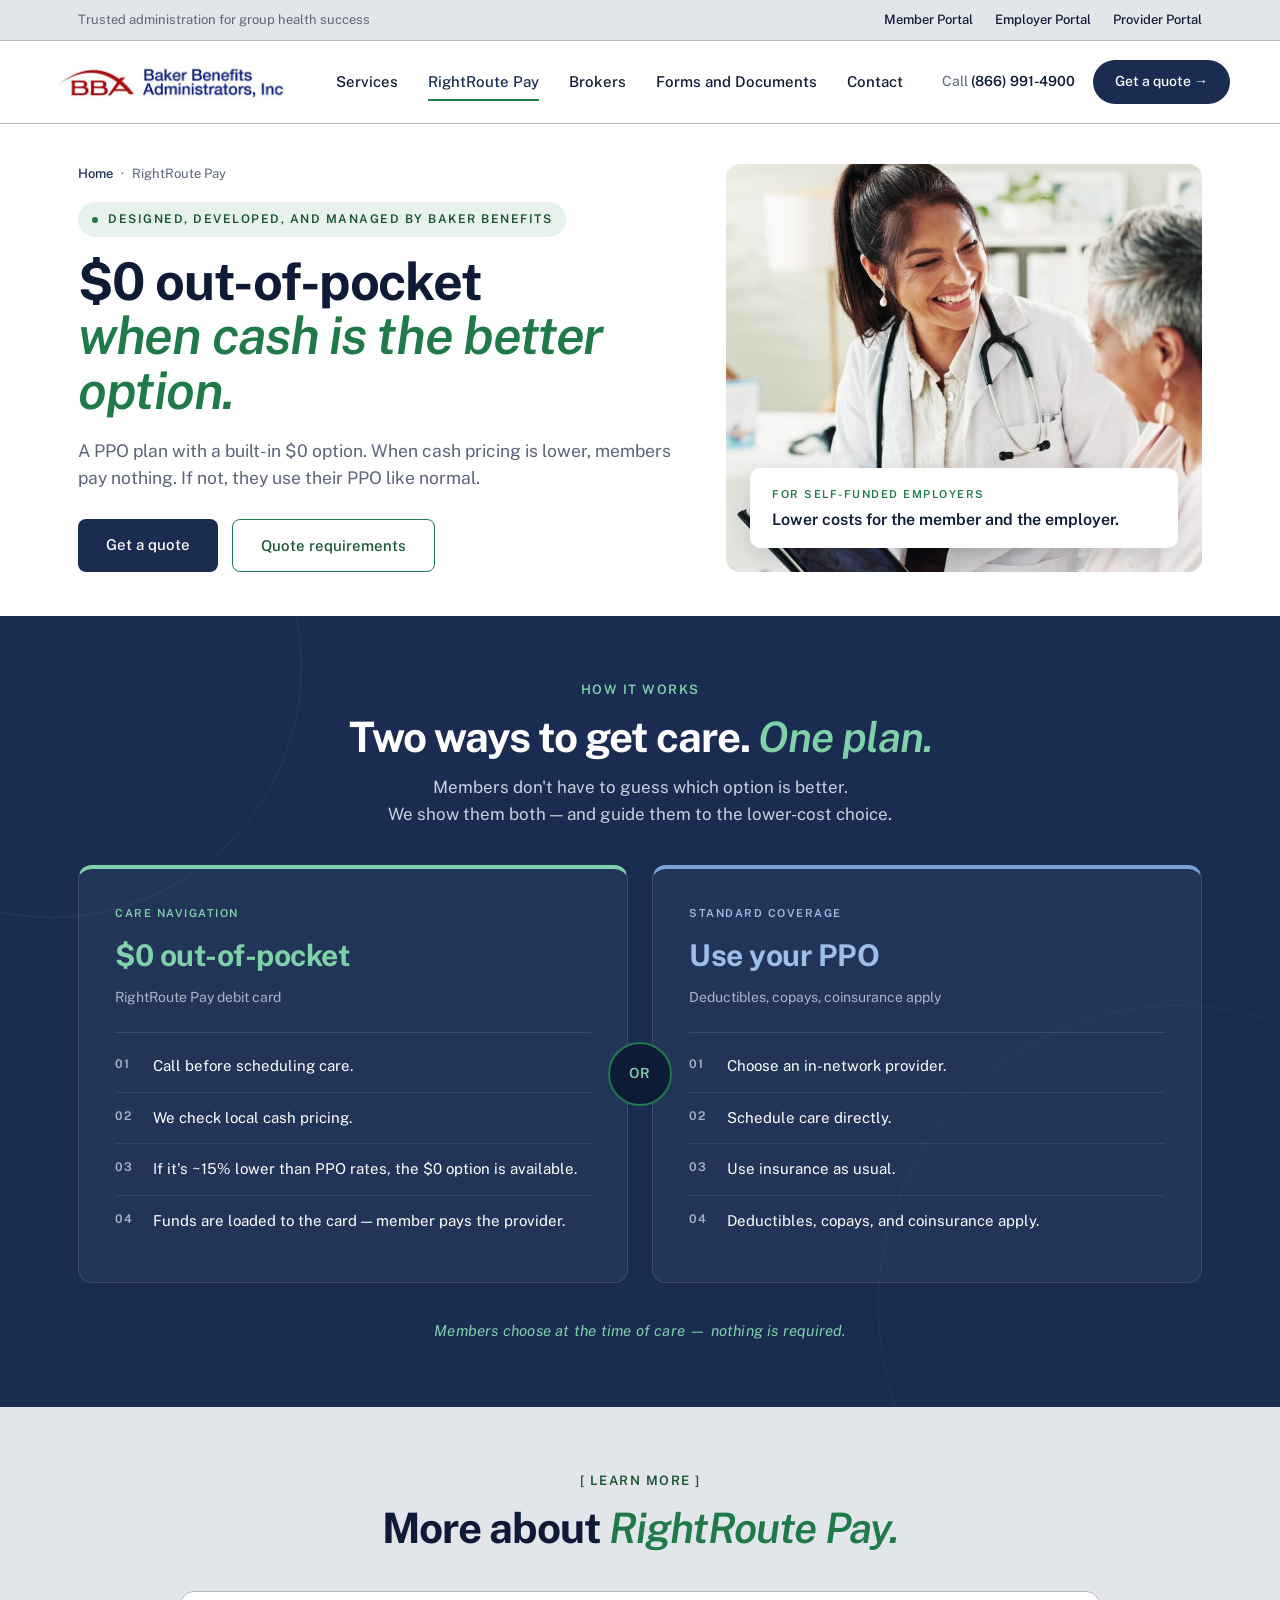
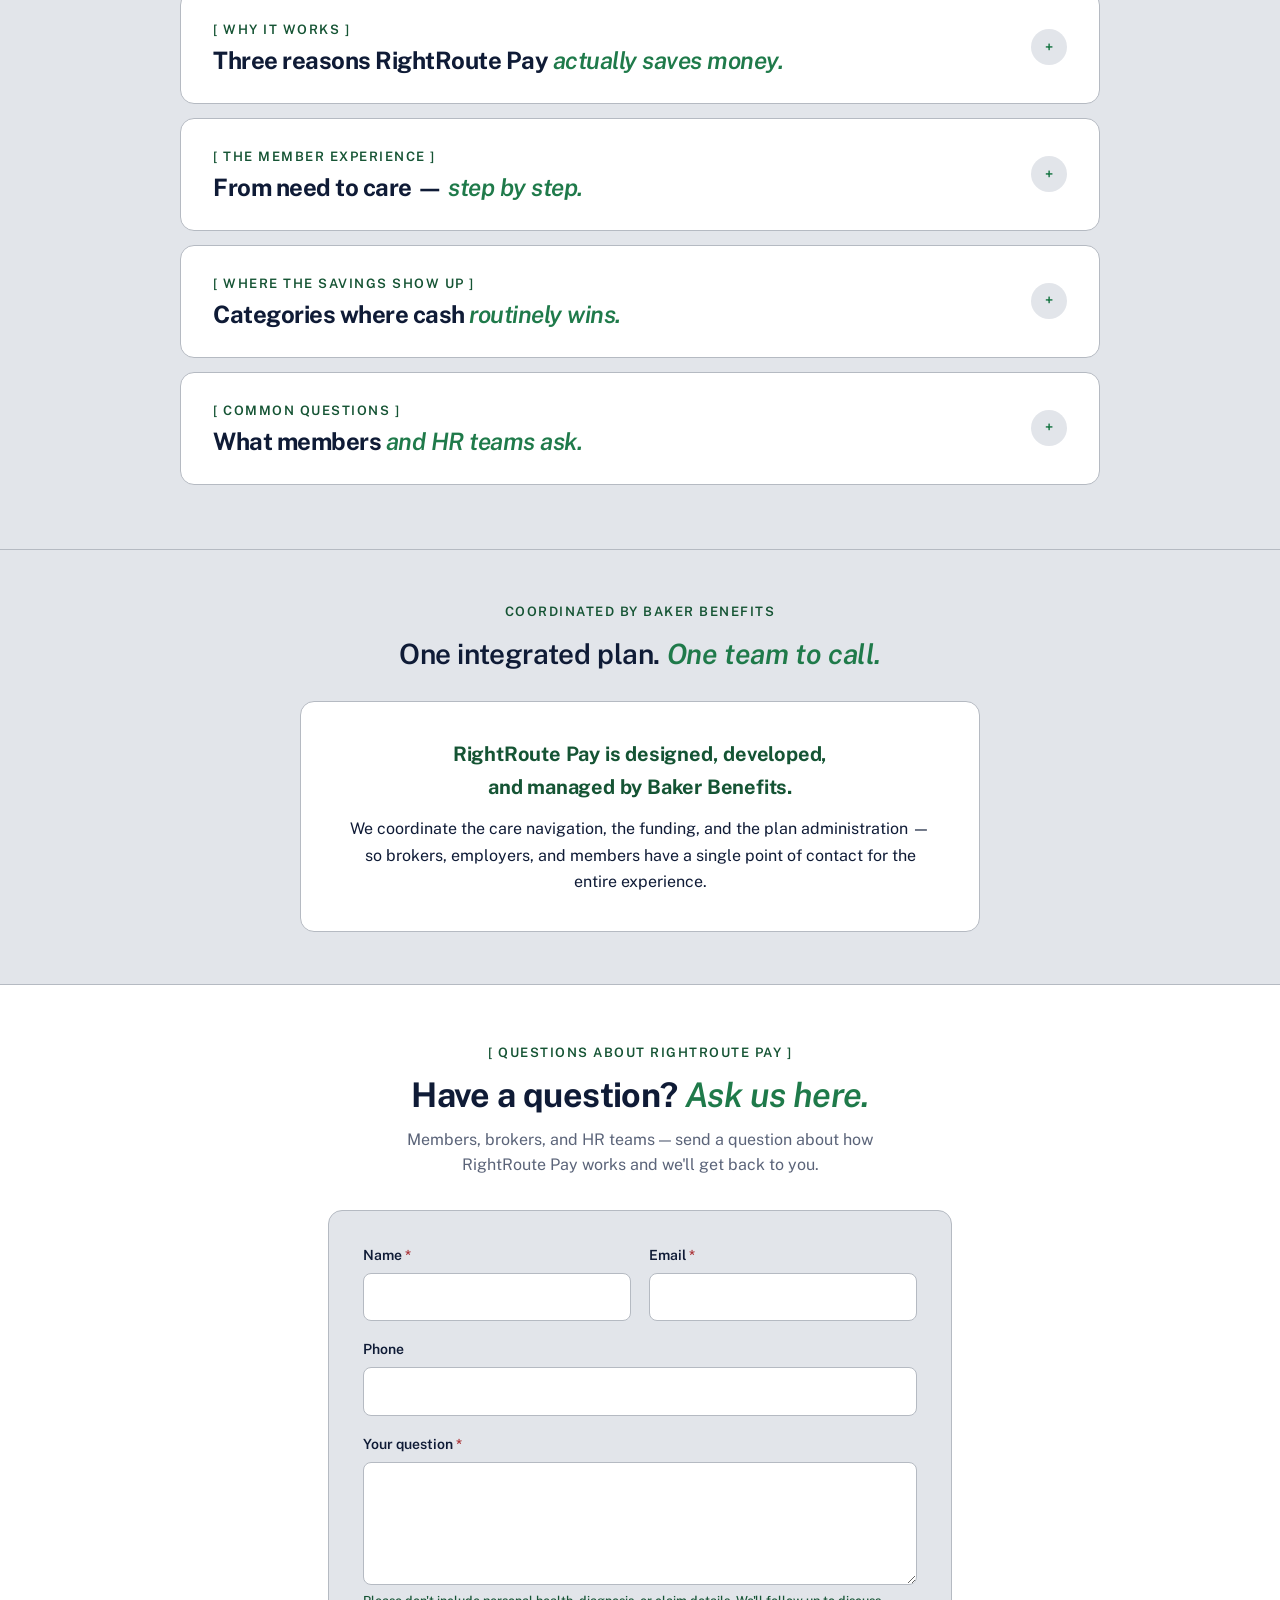
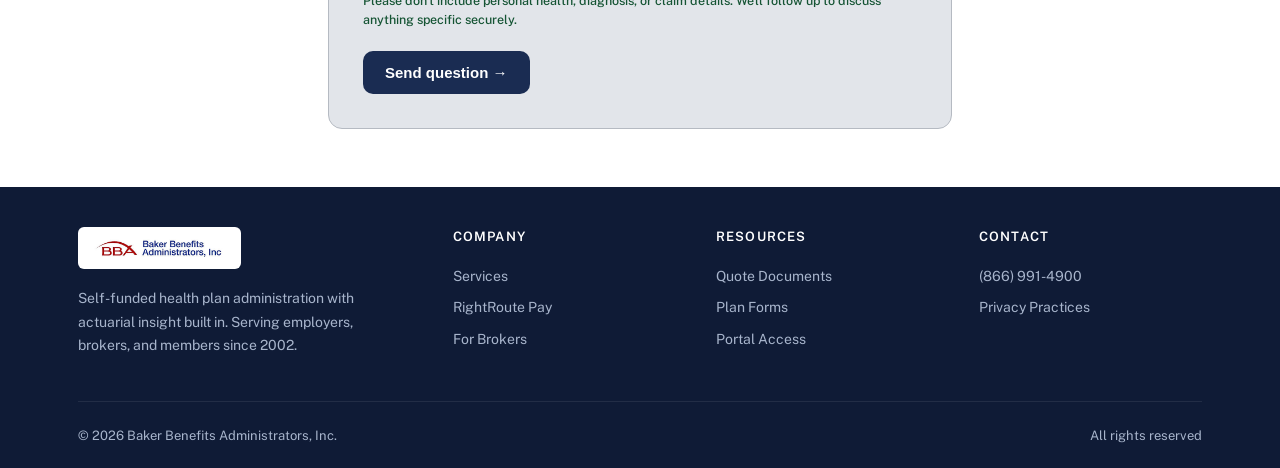
<file: rightroute/index.html>
<!DOCTYPE html><html lang="en"> <head><meta charset="UTF-8"><meta name="viewport" content="width=device-width, initial-scale=1"><title>RightRoute Pay — Baker Benefits Administrators</title><meta name="description" content="Self-funded health plan administration with actuarial insight built in."><link rel="canonical" href="https://www.bakerba.com/rightroute/"><link rel="icon" type="image/svg+xml" href="/favicon.svg"><meta property="og:type" content="website"><meta property="og:site_name" content="Baker Benefits Administrators"><meta property="og:title" content="RightRoute Pay — Baker Benefits Administrators"><meta property="og:description" content="Self-funded health plan administration with actuarial insight built in."><meta property="og:url" content="https://www.bakerba.com/rightroute/"><meta property="og:image" content="https://www.bakerba.com/bba-logo.jpg"><meta name="twitter:card" content="summary"><meta name="twitter:title" content="RightRoute Pay — Baker Benefits Administrators"><meta name="twitter:description" content="Self-funded health plan administration with actuarial insight built in."><meta name="twitter:image" content="https://www.bakerba.com/bba-logo.jpg"><link rel="preconnect" href="https://fonts.googleapis.com"><link rel="preconnect" href="https://fonts.gstatic.com" crossorigin><link href="https://fonts.googleapis.com/css2?family=Public+Sans:wght@400;500;600;700&display=swap" rel="stylesheet"><style>:root{--navy:#1A2C52;--navy-deep:#0F1B36;--navy-soft:#3B4F7C;--navy-tint:#E8ECF4;--red:#A82A2E;--green:#1F7A4A;--green-deep:#155434;--green-soft:#E8F2EC;--green-light:#7DD2A8;--paper:#FFFFFF;--gray-50:#E2E5EA;--gray-100:#CFD3DA;--line:#B5BAC2;--line-strong:#CDD4DF;--ink:#0F1B36;--ink-soft:#5B6479;--ink-muted:#8593AE;--radius:14px}*{box-sizing:border-box;margin:0;padding:0}html{scroll-behavior:smooth}body{font-family:Public Sans,Helvetica Neue,Arial,sans-serif;background:var(--paper);color:var(--ink);line-height:1.55;-webkit-font-smoothing:antialiased}.container{max-width:1180px;margin:0 auto;padding:0 28px}a{color:inherit;text-decoration:none}img{display:block;max-width:100%}.util{position:sticky;top:0;z-index:51;background:var(--gray-50);color:var(--ink-soft);font-size:13px;padding:10px 0;border-bottom:1px solid var(--line)}.util-row{display:flex;justify-content:space-between;align-items:center;flex-wrap:wrap;gap:8px}.util-portals{display:flex;gap:22px}.util-portals a{color:var(--ink);font-weight:500}.util-portals a:hover{color:var(--navy)}header.site{background:var(--paper);border-bottom:1px solid var(--line);position:sticky;top:41px;z-index:50}.nav{display:flex;align-items:center;justify-content:space-between;padding:18px 0;gap:24px}.brand{display:flex;align-items:center;gap:12px}.brand img{height:46px;width:auto;mix-blend-mode:multiply}nav.primary{display:flex;gap:30px}nav.primary a{font-size:15px;color:var(--ink);font-weight:500;white-space:nowrap;padding:6px 0;border-bottom:2px solid transparent;transition:border-color .2s,color .2s}nav.primary a:hover{color:var(--navy);border-bottom-color:var(--red)}nav.primary a.active{color:var(--navy);border-bottom-color:var(--red)}.header-right{display:flex;align-items:center;gap:18px}.call-us{font-size:14px;color:var(--ink-soft);white-space:nowrap}.call-us strong{color:var(--ink);font-weight:600}.cta-pill{background:var(--navy);color:#fff;padding:11px 22px;border-radius:999px;font-size:14px;font-weight:500;transition:background .2s;white-space:nowrap}.cta-pill:hover{background:var(--navy-deep)}.nav-toggle{display:none;background:none;border:0;cursor:pointer;padding:10px;margin-left:6px}.nav-toggle span{display:block;width:22px;height:2px;background:var(--ink);margin:4px 0;border-radius:2px;transition:.2s}footer{background:var(--navy-deep);color:#a8b5cc;padding:40px 0 22px}.ft-grid{display:grid;grid-template-columns:1.5fr 1fr 1fr 1fr;gap:40px;margin-bottom:40px}.ft-brand{margin-bottom:18px}.ft-brand img{height:42px;background:#fff;padding:8px 12px;border-radius:6px}footer p{font-size:14px;line-height:1.65;max-width:34ch}footer h4{color:#fff;font-size:13px;font-weight:600;text-transform:uppercase;letter-spacing:1.2px;margin-bottom:18px}footer a{display:block;font-size:14px;color:#a8b5cc;margin-bottom:10px;transition:color .2s}footer a:hover{color:#fff}.ft-bot{display:flex;justify-content:space-between;padding-top:24px;border-top:1px solid rgba(255,255,255,.08);font-size:13px}.hero-media img{filter:grayscale(.25) contrast(1.03)}.hero-media:after{content:"";position:absolute;inset:0;background:var(--navy);opacity:.16;pointer-events:none}@media(max-width:900px){.util-portals{display:none}.ft-grid{grid-template-columns:1fr 1fr;gap:30px}.call-us{display:none}.nav-toggle{display:block}header.site{position:relative}nav.primary{display:none;position:absolute;top:100%;left:0;right:0;flex-direction:column;gap:0;background:#fff;border-top:1px solid var(--line);box-shadow:0 12px 24px #0f1b361a;padding:6px 0;z-index:60}header.site.nav-open nav.primary{display:flex}nav.primary a{padding:14px 22px;border-bottom:0!important}nav.primary a.active,nav.primary a:hover{background:var(--paper);border-bottom:0!important}}
</style>
<link rel="stylesheet" href="/_astro/rightroute.C53Fw-Ih.css"></head> <body> <!-- ============ UTILITY BAR ============ --> <div class="util"> <div class="container util-row"> <div>Trusted administration for group health success</div> <div class="util-portals"> <a href="https://secure.healthx.com/bakerbenefits.member" target="_blank" rel="noopener noreferrer">Member Portal</a> <a href="https://secure.healthx.com/bakerbenefits.employer" target="_blank" rel="noopener noreferrer">Employer Portal</a> <a href="https://secure.healthx.com/bakerbenefits.provider" target="_blank" rel="noopener noreferrer">Provider Portal</a> </div> </div> </div> <!-- ============ HEADER ============ --> <header class="site"> <div class="container nav"> <a href="/" class="brand"> <img src="/bba-logo.jpg" alt="Baker Benefits Administrators"> </a> <nav class="primary" id="primary-nav"> <a href="/services">Services</a><a href="#" class="active">RightRoute Pay</a><a href="/brokers">Brokers</a><a href="/forms">Forms and Documents</a><a href="/contact">Contact</a> </nav> <div class="header-right"> <span class="call-us">Call <strong>(866) 991-4900</strong></span> <a href="/brokers#contact" class="cta-pill">Get a quote →</a> </div> <button class="nav-toggle" aria-label="Open menu" aria-expanded="false" aria-controls="primary-nav"> <span></span><span></span><span></span> </button> </div> </header>   <section class="hero" data-astro-cid-vm5z4yaq> <div class="container hero-grid" data-astro-cid-vm5z4yaq> <div data-astro-cid-vm5z4yaq> <div class="breadcrumb" data-astro-cid-vm5z4yaq> <a href="/" data-astro-cid-vm5z4yaq>Home</a> <span data-astro-cid-vm5z4yaq>·</span> <span data-astro-cid-vm5z4yaq>RightRoute Pay</span> </div> <span class="product-tag" data-astro-cid-vm5z4yaq><span class="dot" data-astro-cid-vm5z4yaq></span>Designed, developed, and managed by Baker Benefits</span> <h1 class="headline" data-astro-cid-vm5z4yaq>
$0 out-of-pocket<br data-astro-cid-vm5z4yaq> <em data-astro-cid-vm5z4yaq>when cash is the better option.</em> </h1> <p class="lede" data-astro-cid-vm5z4yaq>
A PPO plan with a built-in $0 option. When cash pricing is lower, members pay nothing. If not, they use their PPO like normal.
</p> <div class="hero-ctas" data-astro-cid-vm5z4yaq> <a href="/brokers#contact" class="btn-primary" data-astro-cid-vm5z4yaq>Get a quote</a> <a href="/forms#quote-docs" class="btn-ghost" data-astro-cid-vm5z4yaq>Quote requirements</a> </div> </div> <div class="hero-media" data-astro-cid-vm5z4yaq> <img src="/rrpic.jpg" alt="A doctor talking with a patient during a visit" data-astro-cid-vm5z4yaq> <div class="hero-badge" data-astro-cid-vm5z4yaq> <div class="label" data-astro-cid-vm5z4yaq>For self-funded employers</div> <h4 data-astro-cid-vm5z4yaq>Lower costs for the member and the employer.</h4> </div> </div> </div> </section>  <section class="how" id="how" data-astro-cid-vm5z4yaq> <div class="container" data-astro-cid-vm5z4yaq> <div class="how-head" data-astro-cid-vm5z4yaq> <div class="label" data-astro-cid-vm5z4yaq>How it works</div> <h2 data-astro-cid-vm5z4yaq>Two ways to get care. <em data-astro-cid-vm5z4yaq>One plan.</em></h2> <p data-astro-cid-vm5z4yaq>Members don't have to guess which option is better.<br data-astro-cid-vm5z4yaq>We show them both — and guide them to the lower-cost choice.</p> </div> <div class="how-cards-wrap" data-astro-cid-vm5z4yaq> <div class="how-cards" data-astro-cid-vm5z4yaq> <div class="how-card cash" data-astro-cid-vm5z4yaq> <div class="tag" data-astro-cid-vm5z4yaq>Care navigation</div> <h3 data-astro-cid-vm5z4yaq>$0 out-of-pocket</h3> <div class="price" data-astro-cid-vm5z4yaq>RightRoute Pay debit card</div> <ol data-astro-cid-vm5z4yaq> <li data-astro-cid-vm5z4yaq>Call before scheduling care.</li> <li data-astro-cid-vm5z4yaq>We check local cash pricing.</li> <li data-astro-cid-vm5z4yaq>If it's ~15% lower than PPO rates, the $0 option is available.</li> <li data-astro-cid-vm5z4yaq>Funds are loaded to the card — member pays the provider.</li> </ol> </div> <div class="how-card ppo" data-astro-cid-vm5z4yaq> <div class="tag" data-astro-cid-vm5z4yaq>Standard coverage</div> <h3 data-astro-cid-vm5z4yaq>Use your PPO</h3> <div class="price" data-astro-cid-vm5z4yaq>Deductibles, copays, coinsurance apply</div> <ol data-astro-cid-vm5z4yaq> <li data-astro-cid-vm5z4yaq>Choose an in-network provider.</li> <li data-astro-cid-vm5z4yaq>Schedule care directly.</li> <li data-astro-cid-vm5z4yaq>Use insurance as usual.</li> <li data-astro-cid-vm5z4yaq>Deductibles, copays, and coinsurance apply.</li> </ol> </div> <div class="how-or" data-astro-cid-vm5z4yaq>OR</div> </div> <div class="how-footnote" data-astro-cid-vm5z4yaq>Members choose at the time of care — nothing is required.</div> </div> </div> </section>  <section class="why" style="background:var(--gray-50)" data-astro-cid-vm5z4yaq> <div class="container" data-astro-cid-vm5z4yaq> <div class="sec-head" style="text-align:center;max-width:680px;margin:0 auto 40px" data-astro-cid-vm5z4yaq> <div class="label" style="text-align:center" data-astro-cid-vm5z4yaq>[ Learn more ]</div> <h2 data-astro-cid-vm5z4yaq>More about <em data-astro-cid-vm5z4yaq>RightRoute Pay.</em></h2> </div> <div class="collapsible-stack" data-astro-cid-vm5z4yaq> <details class="collapsible" data-astro-cid-vm5z4yaq> <summary data-astro-cid-vm5z4yaq> <div class="head-text" data-astro-cid-vm5z4yaq> <div class="label" data-astro-cid-vm5z4yaq>[ Why it works ]</div> <h2 data-astro-cid-vm5z4yaq>Three reasons RightRoute Pay <em data-astro-cid-vm5z4yaq>actually saves money.</em></h2> </div> <div class="chevron" data-astro-cid-vm5z4yaq>+</div> </summary> <div class="collapsible-body" data-astro-cid-vm5z4yaq> <div class="why-grid" data-astro-cid-vm5z4yaq> <div class="why-card" data-astro-cid-vm5z4yaq> <div class="num" data-astro-cid-vm5z4yaq>01</div> <h3 data-astro-cid-vm5z4yaq>Navigation beats discounts.</h3> <p data-astro-cid-vm5z4yaq>Steering members to transparent cash pricing routinely outperforms negotiated network rates — especially on imaging, labs, and routine procedures.</p> </div> <div class="why-card" data-astro-cid-vm5z4yaq> <div class="num" data-astro-cid-vm5z4yaq>02</div> <h3 data-astro-cid-vm5z4yaq>Zero member disruption.</h3> <p data-astro-cid-vm5z4yaq>Same network, same providers, same ID card. The PPO is always there as a fallback. No member is forced to use cash pricing — it's simply available when it makes sense.</p> </div> <div class="why-card" data-astro-cid-vm5z4yaq> <div class="num" data-astro-cid-vm5z4yaq>03</div> <h3 data-astro-cid-vm5z4yaq>One coordinated plan.</h3> <p data-astro-cid-vm5z4yaq>RightRoute Pay is designed, developed, and managed by Baker Benefits — care navigation, funding, and plan administration coordinated under one roof. One integrated experience for your members, not a bolted-on carve-out.</p> </div> </div> </div> </details> <details class="collapsible" data-astro-cid-vm5z4yaq> <summary data-astro-cid-vm5z4yaq> <div class="head-text" data-astro-cid-vm5z4yaq> <div class="label" data-astro-cid-vm5z4yaq>[ The member experience ]</div> <h2 data-astro-cid-vm5z4yaq>From need to care — <em data-astro-cid-vm5z4yaq>step by step.</em></h2> </div> <div class="chevron" data-astro-cid-vm5z4yaq>+</div> </summary> <div class="collapsible-body" data-astro-cid-vm5z4yaq> <div class="steps-grid" data-astro-cid-vm5z4yaq> <div class="step" data-astro-cid-vm5z4yaq> <div class="step-num" data-astro-cid-vm5z4yaq>1</div> <h4 data-astro-cid-vm5z4yaq>Call before scheduling</h4> <p data-astro-cid-vm5z4yaq>Reach out to the care navigation team when you need care, or when pre-authorization is required. We'll explain your options.</p> </div> <div class="step" data-astro-cid-vm5z4yaq> <div class="step-num" data-astro-cid-vm5z4yaq>2</div> <h4 data-astro-cid-vm5z4yaq>Hear your options</h4> <p data-astro-cid-vm5z4yaq>Navigators research transparent cash pricing in your area and present alternatives side by side — cash option, PPO option, or both.</p> </div> <div class="step" data-astro-cid-vm5z4yaq> <div class="step-num" data-astro-cid-vm5z4yaq>3</div> <h4 data-astro-cid-vm5z4yaq>Choose your path</h4> <p data-astro-cid-vm5z4yaq>When cash pricing is meaningfully better (about 15%+ below PPO rates), the $0 option becomes available. Otherwise, your PPO benefits work as usual.</p> </div> <div class="step" data-astro-cid-vm5z4yaq> <div class="step-num" data-astro-cid-vm5z4yaq>4</div> <h4 data-astro-cid-vm5z4yaq>Pay $0 at the visit</h4> <p data-astro-cid-vm5z4yaq>If you choose the cash option, funds are loaded onto your RightRoute Pay debit card. Hand it to the provider — that's it.</p> </div> </div> <div class="steps-callout" data-astro-cid-vm5z4yaq> <div class="emoji-circle" data-astro-cid-vm5z4yaq>i</div> <div data-astro-cid-vm5z4yaq> <div class="ttl" data-astro-cid-vm5z4yaq>RightRoute Pay care navigation</div> <div class="body" data-astro-cid-vm5z4yaq>Available during business hours · Members should reach out <em data-astro-cid-vm5z4yaq>before</em> scheduling care to confirm cash pricing.</div> </div> </div> </div> </details> <details class="collapsible" data-astro-cid-vm5z4yaq> <summary data-astro-cid-vm5z4yaq> <div class="head-text" data-astro-cid-vm5z4yaq> <div class="label" data-astro-cid-vm5z4yaq>[ Where the savings show up ]</div> <h2 data-astro-cid-vm5z4yaq>Categories where cash <em data-astro-cid-vm5z4yaq>routinely wins.</em></h2> </div> <div class="chevron" data-astro-cid-vm5z4yaq>+</div> </summary> <div class="collapsible-body" data-astro-cid-vm5z4yaq> <div class="savings-grid" data-astro-cid-vm5z4yaq> <div class="savings-card" data-astro-cid-vm5z4yaq> <span class="pill" data-astro-cid-vm5z4yaq>Imaging</span> <h4 data-astro-cid-vm5z4yaq>MRI, CT, and X-ray</h4> <p data-astro-cid-vm5z4yaq>Independent imaging centers often price significantly below hospital-based PPO rates for the same scan.</p> </div> <div class="savings-card" data-astro-cid-vm5z4yaq> <span class="pill" data-astro-cid-vm5z4yaq>Labs</span> <h4 data-astro-cid-vm5z4yaq>Bloodwork & diagnostics</h4> <p data-astro-cid-vm5z4yaq>Direct-to-consumer lab pricing is frequently a fraction of in-network billed rates.</p> </div> <div class="savings-card" data-astro-cid-vm5z4yaq> <span class="pill" data-astro-cid-vm5z4yaq>Procedures</span> <h4 data-astro-cid-vm5z4yaq>Routine outpatient care</h4> <p data-astro-cid-vm5z4yaq>Colonoscopies, sleep studies, and other shoppable procedures regularly come in below network-negotiated rates.</p> </div> </div> </div> </details> <details class="collapsible" data-astro-cid-vm5z4yaq> <summary data-astro-cid-vm5z4yaq> <div class="head-text" data-astro-cid-vm5z4yaq> <div class="label" data-astro-cid-vm5z4yaq>[ Common questions ]</div> <h2 data-astro-cid-vm5z4yaq>What members <em data-astro-cid-vm5z4yaq>and HR teams ask.</em></h2> </div> <div class="chevron" data-astro-cid-vm5z4yaq>+</div> </summary> <div class="collapsible-body" data-astro-cid-vm5z4yaq> <div class="faq-grid" data-astro-cid-vm5z4yaq> <div class="faq-item" data-astro-cid-vm5z4yaq> <h4 data-astro-cid-vm5z4yaq>Will members have fewer providers to choose from?</h4> <p data-astro-cid-vm5z4yaq>No. The plan keeps full PPO network access — the cash option is added on top. Members get more flexibility, not less.</p> </div> <div class="faq-item" data-astro-cid-vm5z4yaq> <h4 data-astro-cid-vm5z4yaq>Does $0 care mean lower-quality care?</h4> <p data-astro-cid-vm5z4yaq>No. The same hospitals and physicians often offer both insurance and cash pricing. Navigation identifies high-quality providers offering competitive rates.</p> </div> <div class="faq-item" data-astro-cid-vm5z4yaq> <h4 data-astro-cid-vm5z4yaq>Are members forced to use the cash option?</h4> <p data-astro-cid-vm5z4yaq>No. Members can always choose to use their PPO benefits instead. RightRoute Pay guides toward the lower-cost option, but the PPO is always available.</p> </div> <div class="faq-item" data-astro-cid-vm5z4yaq> <h4 data-astro-cid-vm5z4yaq>What about emergencies?</h4> <p data-astro-cid-vm5z4yaq>Emergency services process under the PPO benefits as usual. Members should never delay emergency care to call navigation.</p> </div> <div class="faq-item" data-astro-cid-vm5z4yaq> <h4 data-astro-cid-vm5z4yaq>Is RightRoute Pay HSA-compatible?</h4> <p data-astro-cid-vm5z4yaq>Yes. On HSA-qualified high-deductible plans, the deductible must be met first. Once met, members can use RightRoute Pay without drawing on HSA funds.</p> </div> <div class="faq-item" data-astro-cid-vm5z4yaq> <h4 data-astro-cid-vm5z4yaq>What if a member doesn't call navigation first?</h4> <p data-astro-cid-vm5z4yaq>If a member uses their insurance card or pays out-of-pocket without going through navigation, the plan can't retroactively apply RightRoute Pay pricing.</p> </div> </div> </div> </details> </div> </div> </section>  <section class="powered" data-astro-cid-vm5z4yaq> <div class="container" data-astro-cid-vm5z4yaq> <div class="powered-head" data-astro-cid-vm5z4yaq> <div class="label" data-astro-cid-vm5z4yaq>Coordinated by Baker Benefits</div> <h3 data-astro-cid-vm5z4yaq>One integrated plan. <em data-astro-cid-vm5z4yaq>One team to call.</em></h3> </div> <div class="powered-single" data-astro-cid-vm5z4yaq> <p class="powered-lead" data-astro-cid-vm5z4yaq>RightRoute Pay is designed, developed,<br data-astro-cid-vm5z4yaq>and managed by Baker Benefits.</p> <p data-astro-cid-vm5z4yaq>We coordinate the care navigation, the funding, and the plan administration — so brokers, employers, and members have a single point of contact for the entire experience.</p> </div> </div> </section>  <section class="ask" id="ask" data-astro-cid-vm5z4yaq> <div class="container ask-wrap" data-astro-cid-vm5z4yaq> <div class="ask-head" data-astro-cid-vm5z4yaq> <div class="label" data-astro-cid-vm5z4yaq>[ Questions about RightRoute Pay ]</div> <h2 data-astro-cid-vm5z4yaq>Have a question? <em data-astro-cid-vm5z4yaq>Ask us here.</em></h2> <p data-astro-cid-vm5z4yaq>Members, brokers, and HR teams — send a question about how RightRoute Pay works and we'll get back to you.</p> </div> <form id="rr-form" class="ask-form" novalidate data-astro-cid-vm5z4yaq> <div class="row2" data-astro-cid-vm5z4yaq> <div class="field" data-astro-cid-vm5z4yaq> <label for="rr-name" data-astro-cid-vm5z4yaq>Name <span class="req" data-astro-cid-vm5z4yaq>*</span></label> <input id="rr-name" name="name" type="text" autocomplete="name" required data-astro-cid-vm5z4yaq> </div> <div class="field" data-astro-cid-vm5z4yaq> <label for="rr-email" data-astro-cid-vm5z4yaq>Email <span class="req" data-astro-cid-vm5z4yaq>*</span></label> <input id="rr-email" name="email" type="email" autocomplete="email" required data-astro-cid-vm5z4yaq> </div> </div> <div class="field" data-astro-cid-vm5z4yaq> <label for="rr-phone" data-astro-cid-vm5z4yaq>Phone</label> <input id="rr-phone" name="phone" type="tel" autocomplete="tel" data-astro-cid-vm5z4yaq> </div> <div class="field" data-astro-cid-vm5z4yaq> <label for="rr-message" data-astro-cid-vm5z4yaq>Your question <span class="req" data-astro-cid-vm5z4yaq>*</span></label> <textarea id="rr-message" name="message" rows="4" required data-astro-cid-vm5z4yaq></textarea> <p class="hint phi-hint" data-astro-cid-vm5z4yaq>Please don't include personal health, diagnosis, or claim details. We'll follow up to discuss anything specific securely.</p> </div> <!-- honeypot (hidden from humans) --> <div class="hp" aria-hidden="true" data-astro-cid-vm5z4yaq><label data-astro-cid-vm5z4yaq>Website<input type="text" name="website" tabindex="-1" autocomplete="off" data-astro-cid-vm5z4yaq></label></div> <input type="hidden" name="source" value="rightroute" data-astro-cid-vm5z4yaq>  <button type="submit" class="submit-btn" data-astro-cid-vm5z4yaq>Send question →</button> <p class="form-error" id="rr-error" hidden data-astro-cid-vm5z4yaq></p> </form> <div class="thank-you" id="rr-thanks" hidden data-astro-cid-vm5z4yaq> <div class="label" data-astro-cid-vm5z4yaq>[ Almost there ]</div> <h2 data-astro-cid-vm5z4yaq>Your email is ready — just hit send.</h2> <p data-astro-cid-vm5z4yaq>We've opened a pre-filled email to our team in your mail app. Send it and we'll get back to you shortly. If nothing opened, email <a href="mailto:nmilner@bakerba.com" data-astro-cid-vm5z4yaq>nmilner@bakerba.com</a>.</p> </div> </div> </section> <script>
  (function () {
    var form = document.getElementById('rr-form');
    if (!form) return;
    var err = document.getElementById('rr-error');
    var thanks = document.getElementById('rr-thanks');

    form.addEventListener('submit', function (e) {
      e.preventDefault();
      err.hidden = true;
      var data = Object.fromEntries(new FormData(form).entries());
      if (data.website) { showThanks(); return; } // bot tripped the honeypot
      if (!data.name || !data.email || !data.message) {
        showError('Please add your name, email, and question.');
        return;
      }
      var body = [
        'RightRoute Pay question',
        'Name: ' + data.name,
        'Email: ' + data.email,
        'Phone: ' + (data.phone || ''),
        '',
        'Question:',
        data.message
      ].join('\n');
      var href = 'mailto:nmilner@bakerba.com'
        + '?subject=' + encodeURIComponent('RightRoute Pay question — ' + data.name)
        + '&body=' + encodeURIComponent(body);
      window.location.href = href;
      showThanks();
    });

    function showThanks() { form.hidden = true; thanks.hidden = false; thanks.scrollIntoView({ behavior: 'smooth', block: 'center' }); }
    function showError(m) { err.textContent = m; err.hidden = false; }
  })();
</script>    <!-- ============ FOOTER ============ --> <footer> <div class="container"> <div class="ft-grid"> <div> <div class="ft-brand"> <img src="/bba-logo.jpg" alt="BBA"> </div> <p>Self-funded health plan administration with actuarial insight built in. Serving employers, brokers, and members since 2002.</p> </div> <div> <h4>Company</h4> <a href="/services">Services</a><a href="#">RightRoute Pay</a><a href="/brokers">For Brokers</a> </div><div> <h4>Resources</h4> <a href="/forms#quote-docs">Quote Documents</a><a href="/forms#plan-forms">Plan Forms</a><a href="/forms#portals">Portal Access</a> </div><div> <h4>Contact</h4> <a href="tel:8669914900">(866) 991-4900</a><a href="/privacy">Privacy Practices</a> </div> </div> <div class="ft-bot"> <div>© 2026 Baker Benefits Administrators, Inc.</div> <div>All rights reserved</div> </div> </div> </footer> <script>
  (function () {
    var btn = document.querySelector('.nav-toggle');
    var hdr = document.querySelector('header.site');
    if (!btn || !hdr) return;
    btn.addEventListener('click', function () {
      var open = hdr.classList.toggle('nav-open');
      btn.setAttribute('aria-expanded', open ? 'true' : 'false');
      btn.setAttribute('aria-label', open ? 'Close menu' : 'Open menu');
    });
    hdr.querySelectorAll('nav.primary a').forEach(function (a) {
      a.addEventListener('click', function () {
        hdr.classList.remove('nav-open');
        btn.setAttribute('aria-expanded', 'false');
      });
    });
  })();
</script> </body> </html>
</file>
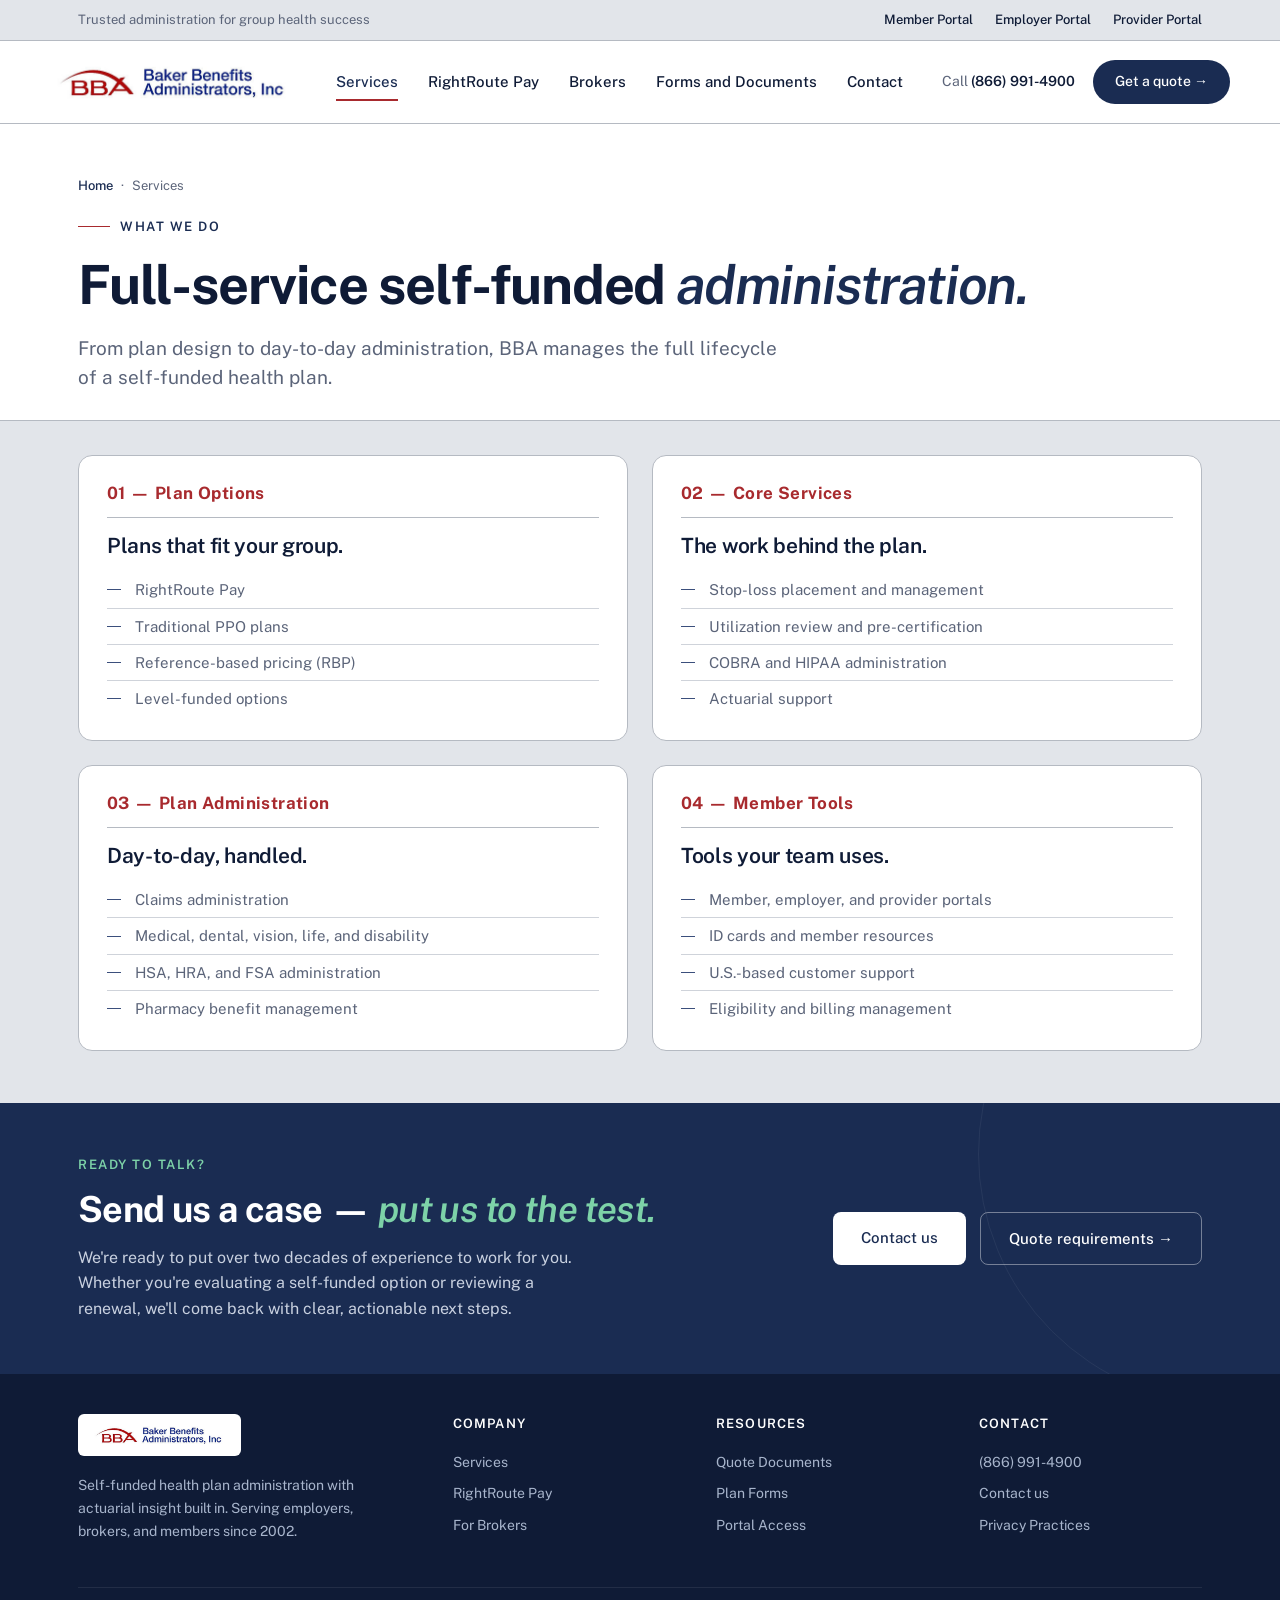
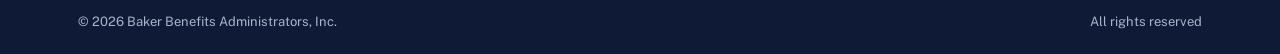
<file: services/index.html>
<!DOCTYPE html><html lang="en"> <head><meta charset="UTF-8"><meta name="viewport" content="width=device-width, initial-scale=1"><title>Services — Baker Benefits Administrators</title><meta name="description" content="Self-funded health plan administration with actuarial insight built in."><link rel="canonical" href="https://www.bakerba.com/services/"><link rel="icon" type="image/svg+xml" href="/favicon.svg"><meta property="og:type" content="website"><meta property="og:site_name" content="Baker Benefits Administrators"><meta property="og:title" content="Services — Baker Benefits Administrators"><meta property="og:description" content="Self-funded health plan administration with actuarial insight built in."><meta property="og:url" content="https://www.bakerba.com/services/"><meta property="og:image" content="https://www.bakerba.com/bba-logo.jpg"><meta name="twitter:card" content="summary"><meta name="twitter:title" content="Services — Baker Benefits Administrators"><meta name="twitter:description" content="Self-funded health plan administration with actuarial insight built in."><meta name="twitter:image" content="https://www.bakerba.com/bba-logo.jpg"><link rel="preconnect" href="https://fonts.googleapis.com"><link rel="preconnect" href="https://fonts.gstatic.com" crossorigin><link href="https://fonts.googleapis.com/css2?family=Public+Sans:wght@400;500;600;700&display=swap" rel="stylesheet"><style>:root{--navy:#1A2C52;--navy-deep:#0F1B36;--navy-soft:#3B4F7C;--navy-tint:#E8ECF4;--red:#A82A2E;--green:#1F7A4A;--green-deep:#155434;--green-soft:#E8F2EC;--green-light:#7DD2A8;--paper:#FFFFFF;--gray-50:#E2E5EA;--gray-100:#CFD3DA;--line:#B5BAC2;--line-strong:#CDD4DF;--ink:#0F1B36;--ink-soft:#5B6479;--ink-muted:#8593AE;--radius:14px}*{box-sizing:border-box;margin:0;padding:0}html{scroll-behavior:smooth}body{font-family:Public Sans,Helvetica Neue,Arial,sans-serif;background:var(--paper);color:var(--ink);line-height:1.55;-webkit-font-smoothing:antialiased}.container{max-width:1180px;margin:0 auto;padding:0 28px}a{color:inherit;text-decoration:none}img{display:block;max-width:100%}.util{position:sticky;top:0;z-index:51;background:var(--gray-50);color:var(--ink-soft);font-size:13px;padding:10px 0;border-bottom:1px solid var(--line)}.util-row{display:flex;justify-content:space-between;align-items:center;flex-wrap:wrap;gap:8px}.util-portals{display:flex;gap:22px}.util-portals a{color:var(--ink);font-weight:500}.util-portals a:hover{color:var(--navy)}header.site{background:var(--paper);border-bottom:1px solid var(--line);position:sticky;top:41px;z-index:50}.nav{display:flex;align-items:center;justify-content:space-between;padding:18px 0;gap:24px}.brand{display:flex;align-items:center;gap:12px}.brand img{height:46px;width:auto;mix-blend-mode:multiply}nav.primary{display:flex;gap:30px}nav.primary a{font-size:15px;color:var(--ink);font-weight:500;white-space:nowrap;padding:6px 0;border-bottom:2px solid transparent;transition:border-color .2s,color .2s}nav.primary a:hover{color:var(--navy);border-bottom-color:var(--red)}nav.primary a.active{color:var(--navy);border-bottom-color:var(--red)}.header-right{display:flex;align-items:center;gap:18px}.call-us{font-size:14px;color:var(--ink-soft);white-space:nowrap}.call-us strong{color:var(--ink);font-weight:600}.cta-pill{background:var(--navy);color:#fff;padding:11px 22px;border-radius:999px;font-size:14px;font-weight:500;transition:background .2s;white-space:nowrap}.cta-pill:hover{background:var(--navy-deep)}.nav-toggle{display:none;background:none;border:0;cursor:pointer;padding:10px;margin-left:6px}.nav-toggle span{display:block;width:22px;height:2px;background:var(--ink);margin:4px 0;border-radius:2px;transition:.2s}footer{background:var(--navy-deep);color:#a8b5cc;padding:40px 0 22px}.ft-grid{display:grid;grid-template-columns:1.5fr 1fr 1fr 1fr;gap:40px;margin-bottom:40px}.ft-brand{margin-bottom:18px}.ft-brand img{height:42px;background:#fff;padding:8px 12px;border-radius:6px}footer p{font-size:14px;line-height:1.65;max-width:34ch}footer h4{color:#fff;font-size:13px;font-weight:600;text-transform:uppercase;letter-spacing:1.2px;margin-bottom:18px}footer a{display:block;font-size:14px;color:#a8b5cc;margin-bottom:10px;transition:color .2s}footer a:hover{color:#fff}.ft-bot{display:flex;justify-content:space-between;padding-top:24px;border-top:1px solid rgba(255,255,255,.08);font-size:13px}.hero-media img{filter:grayscale(.25) contrast(1.03)}.hero-media:after{content:"";position:absolute;inset:0;background:var(--navy);opacity:.16;pointer-events:none}@media(max-width:900px){.util-portals{display:none}.ft-grid{grid-template-columns:1fr 1fr;gap:30px}.call-us{display:none}.nav-toggle{display:block}header.site{position:relative}nav.primary{display:none;position:absolute;top:100%;left:0;right:0;flex-direction:column;gap:0;background:#fff;border-top:1px solid var(--line);box-shadow:0 12px 24px #0f1b361a;padding:6px 0;z-index:60}header.site.nav-open nav.primary{display:flex}nav.primary a{padding:14px 22px;border-bottom:0!important}nav.primary a.active,nav.primary a:hover{background:var(--paper);border-bottom:0!important}}
</style>
<link rel="stylesheet" href="/_astro/services.BeknfBUb.css"></head> <body> <!-- ============ UTILITY BAR ============ --> <div class="util"> <div class="container util-row"> <div>Trusted administration for group health success</div> <div class="util-portals"> <a href="https://secure.healthx.com/bakerbenefits.member" target="_blank" rel="noopener noreferrer">Member Portal</a> <a href="https://secure.healthx.com/bakerbenefits.employer" target="_blank" rel="noopener noreferrer">Employer Portal</a> <a href="https://secure.healthx.com/bakerbenefits.provider" target="_blank" rel="noopener noreferrer">Provider Portal</a> </div> </div> </div> <!-- ============ HEADER ============ --> <header class="site"> <div class="container nav"> <a href="/" class="brand"> <img src="/bba-logo.jpg" alt="Baker Benefits Administrators"> </a> <nav class="primary" id="primary-nav"> <a href="#" class="active">Services</a><a href="/rightroute">RightRoute Pay</a><a href="/brokers">Brokers</a><a href="/forms">Forms and Documents</a><a href="/contact">Contact</a> </nav> <div class="header-right"> <span class="call-us">Call <strong>(866) 991-4900</strong></span> <a href="/brokers#contact" class="cta-pill">Get a quote →</a> </div> <button class="nav-toggle" aria-label="Open menu" aria-expanded="false" aria-controls="primary-nav"> <span></span><span></span><span></span> </button> </div> </header>  <section class="page-hero" data-astro-cid-ucd2ps2b> <div class="container" data-astro-cid-ucd2ps2b> <div class="breadcrumb" data-astro-cid-ucd2ps2b> <a href="/" data-astro-cid-ucd2ps2b>Home</a> <span data-astro-cid-ucd2ps2b>·</span> <span data-astro-cid-ucd2ps2b>Services</span> </div> <div class="eyebrow" data-astro-cid-ucd2ps2b><span class="dash" data-astro-cid-ucd2ps2b></span>What we do</div> <h1 data-astro-cid-ucd2ps2b>Full-service self-funded <em data-astro-cid-ucd2ps2b>administration.</em></h1> <p data-astro-cid-ucd2ps2b>From plan design to day-to-day administration, BBA manages the full lifecycle of a self-funded health plan.</p> </div> </section> <section class="services" data-astro-cid-ucd2ps2b> <div class="container" data-astro-cid-ucd2ps2b> <div class="svc-grid" data-astro-cid-ucd2ps2b> <article class="svc" data-astro-cid-ucd2ps2b> <div class="num" data-astro-cid-ucd2ps2b>01 — Plan Options</div> <h3 data-astro-cid-ucd2ps2b>Plans that fit your group.</h3> <ul data-astro-cid-ucd2ps2b> <li data-astro-cid-ucd2ps2b>RightRoute Pay</li> <li data-astro-cid-ucd2ps2b>Traditional PPO plans</li> <li data-astro-cid-ucd2ps2b>Reference-based pricing (RBP)</li> <li data-astro-cid-ucd2ps2b>Level-funded options</li> </ul> </article> <article class="svc" data-astro-cid-ucd2ps2b> <div class="num" data-astro-cid-ucd2ps2b>02 — Core Services</div> <h3 data-astro-cid-ucd2ps2b>The work behind the plan.</h3> <ul data-astro-cid-ucd2ps2b> <li data-astro-cid-ucd2ps2b>Stop-loss placement and management</li> <li data-astro-cid-ucd2ps2b>Utilization review and pre-certification</li> <li data-astro-cid-ucd2ps2b>COBRA and HIPAA administration</li> <li data-astro-cid-ucd2ps2b>Actuarial support</li> </ul> </article> <article class="svc" data-astro-cid-ucd2ps2b> <div class="num" data-astro-cid-ucd2ps2b>03 — Plan Administration</div> <h3 data-astro-cid-ucd2ps2b>Day-to-day, handled.</h3> <ul data-astro-cid-ucd2ps2b> <li data-astro-cid-ucd2ps2b>Claims administration</li> <li data-astro-cid-ucd2ps2b>Medical, dental, vision, life, and disability</li> <li data-astro-cid-ucd2ps2b>HSA, HRA, and FSA administration</li> <li data-astro-cid-ucd2ps2b>Pharmacy benefit management</li> </ul> </article> <article class="svc" data-astro-cid-ucd2ps2b> <div class="num" data-astro-cid-ucd2ps2b>04 — Member Tools</div> <h3 data-astro-cid-ucd2ps2b>Tools your team uses.</h3> <ul data-astro-cid-ucd2ps2b> <li data-astro-cid-ucd2ps2b>Member, employer, and provider portals</li> <li data-astro-cid-ucd2ps2b>ID cards and member resources</li> <li data-astro-cid-ucd2ps2b>U.S.-based customer support</li> <li data-astro-cid-ucd2ps2b>Eligibility and billing management</li> </ul> </article> </div> </div> </section> <section class="cta-strip" data-astro-cid-ucd2ps2b> <div class="container cta-strip-grid" data-astro-cid-ucd2ps2b> <div data-astro-cid-ucd2ps2b> <div class="cta-label" data-astro-cid-ucd2ps2b>Ready to talk?</div> <h2 data-astro-cid-ucd2ps2b>Send us a case — <em data-astro-cid-ucd2ps2b>put us to the test.</em></h2> <p data-astro-cid-ucd2ps2b>We're ready to put over two decades of experience to work for you. Whether you're evaluating a self-funded option or reviewing a renewal, we'll come back with clear, actionable next steps.</p> </div> <div class="cta-strip-actions" data-astro-cid-ucd2ps2b> <a href="/brokers#contact" class="btn-light" data-astro-cid-ucd2ps2b>Contact us</a> <a href="/forms#quote-docs" class="btn-outline-light" data-astro-cid-ucd2ps2b>Quote requirements →</a> </div> </div> </section>  <!-- ============ FOOTER ============ --> <footer> <div class="container"> <div class="ft-grid"> <div> <div class="ft-brand"> <img src="/bba-logo.jpg" alt="BBA"> </div> <p>Self-funded health plan administration with actuarial insight built in. Serving employers, brokers, and members since 2002.</p> </div> <div> <h4>Company</h4> <a href="#">Services</a><a href="/rightroute">RightRoute Pay</a><a href="/brokers">For Brokers</a> </div><div> <h4>Resources</h4> <a href="/forms#quote-docs">Quote Documents</a><a href="/forms#plan-forms">Plan Forms</a><a href="/forms#portals">Portal Access</a> </div><div> <h4>Contact</h4> <a href="tel:8669914900">(866) 991-4900</a><a href="/contact">Contact us</a><a href="/privacy">Privacy Practices</a> </div> </div> <div class="ft-bot"> <div>© 2026 Baker Benefits Administrators, Inc.</div> <div>All rights reserved</div> </div> </div> </footer> <script>
  (function () {
    var btn = document.querySelector('.nav-toggle');
    var hdr = document.querySelector('header.site');
    if (!btn || !hdr) return;
    btn.addEventListener('click', function () {
      var open = hdr.classList.toggle('nav-open');
      btn.setAttribute('aria-expanded', open ? 'true' : 'false');
      btn.setAttribute('aria-label', open ? 'Close menu' : 'Open menu');
    });
    hdr.querySelectorAll('nav.primary a').forEach(function (a) {
      a.addEventListener('click', function () {
        hdr.classList.remove('nav-open');
        btn.setAttribute('aria-expanded', 'false');
      });
    });
  })();
</script> </body> </html>
</file>
<file: _astro/index.i9_GLIuP.css>
.hero[data-astro-cid-j7pv25f6]{position:relative;padding:60px 0 56px;background:var(--paper);overflow:hidden}.hero-grid[data-astro-cid-j7pv25f6]{display:grid;grid-template-columns:1.1fr 1fr;gap:52px;align-items:center;position:relative;z-index:1}.eyebrow[data-astro-cid-j7pv25f6]{display:inline-flex;align-items:center;gap:10px;font-size:13px;letter-spacing:1.5px;text-transform:uppercase;color:var(--navy);font-weight:600;margin-bottom:24px}.eyebrow[data-astro-cid-j7pv25f6] .dash[data-astro-cid-j7pv25f6]{width:32px;height:1px;background:var(--red)}h1[data-astro-cid-j7pv25f6].headline{font-size:60px;line-height:1.05;font-weight:700;color:var(--ink);letter-spacing:-1.5px;margin-bottom:28px}h1[data-astro-cid-j7pv25f6].headline em[data-astro-cid-j7pv25f6]{font-style:italic;color:var(--navy);font-weight:600}.lede[data-astro-cid-j7pv25f6]{font-size:19px;color:var(--ink-soft);max-width:54ch;margin-bottom:36px;line-height:1.6}.hero-ctas[data-astro-cid-j7pv25f6]{display:flex;gap:14px;flex-wrap:wrap}.btn-primary[data-astro-cid-j7pv25f6]{background:var(--navy);color:#fff;padding:14px 28px;border-radius:8px;font-size:15px;font-weight:500;transition:background .2s}.btn-primary[data-astro-cid-j7pv25f6]:hover{background:var(--navy-deep)}.btn-ghost[data-astro-cid-j7pv25f6]{background:transparent;color:var(--navy);padding:14px 28px;border-radius:8px;font-size:15px;font-weight:500;border:1px solid var(--navy);transition:background .2s}.btn-ghost[data-astro-cid-j7pv25f6]:hover{background:var(--navy);color:#fff}.hero-media[data-astro-cid-j7pv25f6]{position:relative;border-radius:var(--radius);overflow:hidden;aspect-ratio:5/6;background:var(--gray-100)}.hero-media[data-astro-cid-j7pv25f6] img[data-astro-cid-j7pv25f6]{width:100%;height:100%;object-fit:cover}.hero-badge[data-astro-cid-j7pv25f6]{position:absolute;bottom:24px;left:24px;right:24px;background:var(--paper);border-radius:10px;padding:18px 22px;box-shadow:0 12px 32px #0f1b362e}.hero-badge[data-astro-cid-j7pv25f6] .label[data-astro-cid-j7pv25f6]{font-size:11px;letter-spacing:1.5px;text-transform:uppercase;color:var(--red);font-weight:600;margin-bottom:6px}.hero-badge[data-astro-cid-j7pv25f6] h4[data-astro-cid-j7pv25f6]{font-size:16px;font-weight:600;color:var(--ink);line-height:1.35}.hero-panel[data-astro-cid-j7pv25f6]{background:var(--navy);color:#fff;border-radius:var(--radius);padding:34px 32px;display:flex;flex-direction:column;justify-content:center}.hp-eyebrow[data-astro-cid-j7pv25f6]{display:inline-flex;align-items:center;gap:10px;font-size:12px;letter-spacing:1.5px;text-transform:uppercase;color:var(--green-light);font-weight:600;margin-bottom:16px}.hp-eyebrow[data-astro-cid-j7pv25f6] .dash[data-astro-cid-j7pv25f6]{width:32px;height:1px;background:var(--green-light)}.hp-lead[data-astro-cid-j7pv25f6]{font-size:21px;font-weight:600;line-height:1.3;color:#fff;margin-bottom:26px;letter-spacing:-.3px}.hp-title[data-astro-cid-j7pv25f6]{font-size:30px;font-weight:700;color:#fff;line-height:1.12;letter-spacing:-.6px;margin-bottom:16px}.hp-title[data-astro-cid-j7pv25f6] em[data-astro-cid-j7pv25f6]{font-style:italic;color:var(--green-light);font-weight:600}.hp-text[data-astro-cid-j7pv25f6]{font-size:16px;color:#c9d1e0;line-height:1.65}.hp-stats[data-astro-cid-j7pv25f6]{display:flex;flex-direction:column}.hp-stat[data-astro-cid-j7pv25f6]{display:flex;align-items:baseline;gap:18px;padding:16px 0;border-top:1px solid rgba(255,255,255,.12)}.hp-stat[data-astro-cid-j7pv25f6]:first-child{border-top:0;padding-top:0}.hp-stat[data-astro-cid-j7pv25f6] .n[data-astro-cid-j7pv25f6]{font-size:34px;font-weight:700;color:#fff;letter-spacing:-1px;line-height:1;min-width:62px}.hp-stat[data-astro-cid-j7pv25f6] .l[data-astro-cid-j7pv25f6]{font-size:13.5px;color:#c9d1e0;line-height:1.45}.trust-strip[data-astro-cid-j7pv25f6]{background:var(--gray-50);border-top:1px solid var(--line);border-bottom:1px solid var(--line);padding:30px 0}.trust-row[data-astro-cid-j7pv25f6]{display:grid;grid-template-columns:repeat(3,1fr);gap:32px;align-items:center}.trust-item[data-astro-cid-j7pv25f6]{display:flex;align-items:center;gap:14px;border-right:1px solid var(--line);padding-right:32px}.trust-item[data-astro-cid-j7pv25f6]:last-child{border-right:none}.trust-num[data-astro-cid-j7pv25f6]{font-size:32px;font-weight:700;color:var(--navy);letter-spacing:-1px;line-height:1}.trust-label[data-astro-cid-j7pv25f6]{font-size:13px;color:var(--ink-soft);line-height:1.4}.home-story[data-astro-cid-j7pv25f6]{background:var(--gray-50);padding:56px 0;border-top:1px solid var(--line);border-bottom:1px solid var(--line)}.story-wrap[data-astro-cid-j7pv25f6]{max-width:820px;margin:0 auto;padding:0 28px;text-align:center}.home-story[data-astro-cid-j7pv25f6] .story-label[data-astro-cid-j7pv25f6]{font-size:13px;letter-spacing:1.5px;text-transform:uppercase;color:var(--navy);font-weight:600;margin-bottom:14px}.home-story[data-astro-cid-j7pv25f6] h2[data-astro-cid-j7pv25f6]{font-size:38px;font-weight:700;color:var(--ink);letter-spacing:-1px;line-height:1.1;margin-bottom:22px}.home-story[data-astro-cid-j7pv25f6] h2[data-astro-cid-j7pv25f6] em[data-astro-cid-j7pv25f6]{font-style:italic;color:var(--navy);font-weight:600}.home-story[data-astro-cid-j7pv25f6] p[data-astro-cid-j7pv25f6]{font-size:18px;color:var(--ink);line-height:1.7;margin-bottom:18px;text-align:left}.home-story[data-astro-cid-j7pv25f6] p[data-astro-cid-j7pv25f6]:last-child{margin-bottom:0}.pillars[data-astro-cid-j7pv25f6]{background:var(--paper);padding:56px 0}.pillar-grid[data-astro-cid-j7pv25f6]{display:grid;grid-template-columns:repeat(3,1fr);gap:48px}.pillar[data-astro-cid-j7pv25f6]{position:relative;padding-top:24px;border-top:1px solid var(--line)}.pillar[data-astro-cid-j7pv25f6] .num[data-astro-cid-j7pv25f6]{font-size:14px;font-weight:600;color:var(--red);letter-spacing:1px;margin-bottom:14px}.pillar[data-astro-cid-j7pv25f6] h3[data-astro-cid-j7pv25f6]{font-size:22px;font-weight:600;color:var(--ink);margin-bottom:12px;letter-spacing:-.3px;min-height:2.6em;line-height:1.25}.pillar[data-astro-cid-j7pv25f6] p[data-astro-cid-j7pv25f6]{font-size:15.5px;color:var(--ink-soft);line-height:1.65}.engine[data-astro-cid-j7pv25f6]{background:var(--gray-50);padding:42px 0}.sec-lede[data-astro-cid-j7pv25f6]{font-size:17px;color:var(--ink-soft);line-height:1.6;margin-top:12px;max-width:62ch}.engine-grid[data-astro-cid-j7pv25f6]{display:grid;grid-template-columns:repeat(auto-fit,minmax(220px,1fr));gap:20px}.engine-card[data-astro-cid-j7pv25f6]{background:var(--paper);border:1px solid var(--line);border-radius:var(--radius);padding:22px;transition:border-color .25s,box-shadow .25s,transform .2s}.engine-card[data-astro-cid-j7pv25f6]:hover{border-color:var(--navy-soft);box-shadow:0 8px 24px #0f1b360f;transform:translateY(-2px)}.engine-card[data-astro-cid-j7pv25f6] .enum[data-astro-cid-j7pv25f6]{font-size:13px;font-weight:700;color:var(--red);letter-spacing:1px;margin-bottom:12px}.engine-card[data-astro-cid-j7pv25f6] h3[data-astro-cid-j7pv25f6]{font-size:18px;font-weight:600;color:var(--ink);margin-bottom:8px;letter-spacing:-.2px;line-height:1.25;min-height:2em}.engine-card[data-astro-cid-j7pv25f6] p[data-astro-cid-j7pv25f6]{font-size:14.5px;color:var(--ink-soft);line-height:1.6}.engine-card[data-astro-cid-j7pv25f6] .card-link[data-astro-cid-j7pv25f6]{display:inline-block;margin-top:12px;font-size:14px;font-weight:600;color:var(--navy)}.engine-card[data-astro-cid-j7pv25f6] .card-link[data-astro-cid-j7pv25f6]:hover{color:var(--red)}.sec-head[data-astro-cid-j7pv25f6]{margin-bottom:22px;max-width:680px}.sec-head[data-astro-cid-j7pv25f6] .label[data-astro-cid-j7pv25f6]{font-size:13px;letter-spacing:1.5px;text-transform:uppercase;color:var(--navy);font-weight:600;margin-bottom:14px}.sec-head[data-astro-cid-j7pv25f6] h2[data-astro-cid-j7pv25f6]{font-size:42px;font-weight:700;color:var(--ink);letter-spacing:-1px;line-height:1.1}.sec-head[data-astro-cid-j7pv25f6] h2[data-astro-cid-j7pv25f6] em[data-astro-cid-j7pv25f6]{font-style:italic;color:var(--navy);font-weight:600}.rrp[data-astro-cid-j7pv25f6]{background:var(--navy);color:#fff;padding:64px 0;position:relative;overflow:hidden}.rrp-grid[data-astro-cid-j7pv25f6]{display:grid;grid-template-columns:1fr 1fr;gap:60px;align-items:center;position:relative;z-index:1}.rrp[data-astro-cid-j7pv25f6] .label[data-astro-cid-j7pv25f6]{font-size:13px;letter-spacing:1.5px;text-transform:uppercase;color:#7dd2a8;font-weight:600;margin-bottom:18px}.rrp[data-astro-cid-j7pv25f6] h2[data-astro-cid-j7pv25f6]{font-size:42px;font-weight:700;line-height:1.1;letter-spacing:-1px;margin-bottom:24px}.rrp[data-astro-cid-j7pv25f6] h2[data-astro-cid-j7pv25f6] em[data-astro-cid-j7pv25f6]{font-style:italic;color:#7dd2a8;font-weight:600}.rrp[data-astro-cid-j7pv25f6] p[data-astro-cid-j7pv25f6].desc{font-size:17px;color:#c9d1e0;line-height:1.6;margin-bottom:32px;max-width:50ch}.rrp-btn[data-astro-cid-j7pv25f6]{display:inline-flex;align-items:center;gap:10px;background:#fff;color:var(--navy);padding:14px 28px;border-radius:8px;font-size:15px;font-weight:500;transition:transform .2s}.rrp-btn[data-astro-cid-j7pv25f6]:hover{transform:translate(3px)}.rrp-cards[data-astro-cid-j7pv25f6]{display:grid;grid-template-columns:1fr 1fr;gap:18px}.rrp-card[data-astro-cid-j7pv25f6]{background:#ffffff0a;border:1px solid rgba(255,255,255,.12);border-radius:12px;padding:24px;position:relative}.rrp-card[data-astro-cid-j7pv25f6].cash{border-top:3px solid var(--green)}.rrp-card[data-astro-cid-j7pv25f6].ppo{border-top:3px solid #7AA3D8}.rrp-card[data-astro-cid-j7pv25f6] .tag[data-astro-cid-j7pv25f6]{font-size:11px;letter-spacing:1.2px;text-transform:uppercase;color:#a8b5cc;font-weight:600;margin-bottom:8px}.rrp-card[data-astro-cid-j7pv25f6] h4[data-astro-cid-j7pv25f6]{font-size:20px;font-weight:600;margin-bottom:10px}.rrp-card[data-astro-cid-j7pv25f6].cash h4[data-astro-cid-j7pv25f6]{color:#7dd2a8}.rrp-card[data-astro-cid-j7pv25f6].ppo h4[data-astro-cid-j7pv25f6]{color:#9dbee8}.rrp-card[data-astro-cid-j7pv25f6] p[data-astro-cid-j7pv25f6]{font-size:14px;color:#a8b5cc;line-height:1.55}.rbp[data-astro-cid-j7pv25f6]{padding:64px 0;background:var(--gray-50)}.rbp-grid[data-astro-cid-j7pv25f6]{display:grid;grid-template-columns:1fr 1fr;gap:60px;align-items:center}.rbp[data-astro-cid-j7pv25f6] .label[data-astro-cid-j7pv25f6]{font-size:13px;letter-spacing:1.5px;text-transform:uppercase;color:var(--red);font-weight:600;margin-bottom:18px}.rbp[data-astro-cid-j7pv25f6] h2[data-astro-cid-j7pv25f6]{font-size:42px;font-weight:700;line-height:1.1;letter-spacing:-1px;margin-bottom:24px;color:var(--ink)}.rbp[data-astro-cid-j7pv25f6] h2[data-astro-cid-j7pv25f6] em[data-astro-cid-j7pv25f6]{font-style:italic;color:var(--navy);font-weight:600}.rbp[data-astro-cid-j7pv25f6] p[data-astro-cid-j7pv25f6].desc{font-size:17px;color:var(--ink-soft);line-height:1.6;margin-bottom:32px;max-width:50ch}.rbp-btn[data-astro-cid-j7pv25f6]{display:inline-flex;align-items:center;gap:10px;background:var(--navy);color:#fff;padding:14px 28px;border-radius:8px;font-size:15px;font-weight:500;transition:transform .2s,background .2s}.rbp-btn[data-astro-cid-j7pv25f6]:hover{transform:translate(3px);background:var(--navy-deep)}.rbp-stats[data-astro-cid-j7pv25f6]{display:flex;flex-direction:column;gap:14px}.rbp-stat[data-astro-cid-j7pv25f6]{background:var(--paper);border:1px solid var(--line);border-radius:var(--radius);padding:24px 28px;display:grid;grid-template-columns:56px 1fr;gap:20px;align-items:center;transition:border-color .25s,box-shadow .25s}.rbp-stat[data-astro-cid-j7pv25f6]:hover{border-color:var(--navy-soft);box-shadow:0 6px 20px #0f1b360d}.rbp-stat[data-astro-cid-j7pv25f6] .icon[data-astro-cid-j7pv25f6]{width:56px;height:56px;border-radius:50%;background:var(--navy-tint);display:flex;align-items:center;justify-content:center;font-size:13px;font-weight:700;color:var(--navy);letter-spacing:.5px}.rbp-stat[data-astro-cid-j7pv25f6] h4[data-astro-cid-j7pv25f6]{font-size:17px;font-weight:600;color:var(--ink);margin-bottom:4px;letter-spacing:-.2px}.rbp-stat[data-astro-cid-j7pv25f6] p[data-astro-cid-j7pv25f6]{font-size:14px;color:var(--ink-soft);line-height:1.5}.carriers[data-astro-cid-j7pv25f6]{padding:48px 0;background:var(--paper);border-top:1px solid var(--line);border-bottom:1px solid var(--line)}.carriers[data-astro-cid-j7pv25f6] .label[data-astro-cid-j7pv25f6]{text-align:center;font-size:13px;letter-spacing:1.5px;text-transform:uppercase;color:var(--ink-soft);font-weight:600;margin-bottom:30px}.carrier-grid[data-astro-cid-j7pv25f6]{display:grid;grid-template-columns:repeat(6,1fr);gap:24px;align-items:center}.carrier-slot[data-astro-cid-j7pv25f6]{border:1px solid var(--line);border-radius:8px;height:64px;display:flex;align-items:center;justify-content:center;font-size:12px;color:var(--ink-muted);font-weight:500;letter-spacing:.5px}@media(max-width:900px){.hero-grid[data-astro-cid-j7pv25f6],.rrp-grid[data-astro-cid-j7pv25f6],.rbp-grid[data-astro-cid-j7pv25f6]{grid-template-columns:1fr;gap:40px}.pillar-grid[data-astro-cid-j7pv25f6]{grid-template-columns:1fr;gap:24px}.trust-row[data-astro-cid-j7pv25f6]{grid-template-columns:repeat(2,1fr);gap:24px}.trust-item[data-astro-cid-j7pv25f6]{border-right:none;padding-right:0}.carrier-grid[data-astro-cid-j7pv25f6]{grid-template-columns:repeat(3,1fr)}h1[data-astro-cid-j7pv25f6].headline{font-size:42px}.sec-head[data-astro-cid-j7pv25f6] h2[data-astro-cid-j7pv25f6],.rrp[data-astro-cid-j7pv25f6] h2[data-astro-cid-j7pv25f6],.rbp[data-astro-cid-j7pv25f6] h2[data-astro-cid-j7pv25f6],.home-story[data-astro-cid-j7pv25f6] h2[data-astro-cid-j7pv25f6]{font-size:30px}}
</file>
<file: _astro/contact.gJczeHER.css>
.page-hero[data-astro-cid-uw5kdbxl]{background:var(--paper);padding:40px 0 26px;border-bottom:1px solid var(--line)}.page-hero[data-astro-cid-uw5kdbxl] .breadcrumb[data-astro-cid-uw5kdbxl]{font-size:13px;color:var(--ink-soft);margin-bottom:14px;display:flex;align-items:center;gap:8px}.page-hero[data-astro-cid-uw5kdbxl] .breadcrumb[data-astro-cid-uw5kdbxl] a[data-astro-cid-uw5kdbxl]{color:var(--navy);font-weight:500}.page-hero[data-astro-cid-uw5kdbxl] .breadcrumb[data-astro-cid-uw5kdbxl] a[data-astro-cid-uw5kdbxl]:hover{color:var(--red)}.page-hero[data-astro-cid-uw5kdbxl] .breadcrumb[data-astro-cid-uw5kdbxl] span[data-astro-cid-uw5kdbxl]{color:var(--ink-muted)}.page-hero[data-astro-cid-uw5kdbxl] .eyebrow[data-astro-cid-uw5kdbxl]{display:inline-flex;align-items:center;gap:10px;font-size:13px;letter-spacing:1.5px;text-transform:uppercase;color:var(--navy);font-weight:600;margin-bottom:16px}.page-hero[data-astro-cid-uw5kdbxl] .eyebrow[data-astro-cid-uw5kdbxl] .dash[data-astro-cid-uw5kdbxl]{width:32px;height:1px;background:var(--red)}.page-hero[data-astro-cid-uw5kdbxl] h1[data-astro-cid-uw5kdbxl]{font-size:44px;font-weight:700;color:var(--ink);letter-spacing:-1.2px;line-height:1.05;margin-bottom:16px}.page-hero[data-astro-cid-uw5kdbxl] h1[data-astro-cid-uw5kdbxl] em[data-astro-cid-uw5kdbxl]{font-style:italic;color:var(--navy);font-weight:600}.page-hero[data-astro-cid-uw5kdbxl] p[data-astro-cid-uw5kdbxl]{font-size:17.5px;color:var(--ink-soft);max-width:64ch;line-height:1.6}.contact-main[data-astro-cid-uw5kdbxl]{padding:48px 0;background:var(--paper)}.contact-grid[data-astro-cid-uw5kdbxl]{display:grid;grid-template-columns:1.4fr 1fr;gap:48px;align-items:start}.contact-form[data-astro-cid-uw5kdbxl]{background:var(--gray-50);border:1px solid var(--line);border-radius:var(--radius);padding:30px}.contact-form[data-astro-cid-uw5kdbxl] .row2[data-astro-cid-uw5kdbxl]{display:grid;grid-template-columns:1fr 1fr;gap:16px}.contact-form[data-astro-cid-uw5kdbxl] .field[data-astro-cid-uw5kdbxl]{margin-bottom:16px;display:flex;flex-direction:column}.contact-form[data-astro-cid-uw5kdbxl] label[data-astro-cid-uw5kdbxl]{font-size:14px;font-weight:600;color:var(--ink);margin-bottom:6px}.contact-form[data-astro-cid-uw5kdbxl] .req[data-astro-cid-uw5kdbxl]{color:var(--red)}.contact-form[data-astro-cid-uw5kdbxl] input[data-astro-cid-uw5kdbxl],.contact-form[data-astro-cid-uw5kdbxl] textarea[data-astro-cid-uw5kdbxl]{border:1px solid var(--line);border-radius:8px;padding:11px 13px;font:inherit;color:var(--ink);background:#fff}.contact-form[data-astro-cid-uw5kdbxl] input[data-astro-cid-uw5kdbxl]:focus,.contact-form[data-astro-cid-uw5kdbxl] textarea[data-astro-cid-uw5kdbxl]:focus{outline:none;border-color:var(--navy)}.contact-form[data-astro-cid-uw5kdbxl] .hint[data-astro-cid-uw5kdbxl]{font-size:12.5px;color:var(--ink-muted);margin-top:6px}.contact-form[data-astro-cid-uw5kdbxl] .phi-hint[data-astro-cid-uw5kdbxl]{color:var(--green-deep);font-weight:500}.contact-form[data-astro-cid-uw5kdbxl] .hp[data-astro-cid-uw5kdbxl]{position:absolute;left:-9999px;width:1px;height:1px;overflow:hidden}.contact-form[data-astro-cid-uw5kdbxl] .submit-btn[data-astro-cid-uw5kdbxl]{background:var(--navy);color:#fff;border:0;border-radius:10px;padding:13px 30px;font-weight:600;font-size:15px;cursor:pointer;margin-top:4px}.contact-form[data-astro-cid-uw5kdbxl] .submit-btn[data-astro-cid-uw5kdbxl]:hover{background:var(--navy-deep)}.form-error[data-astro-cid-uw5kdbxl]{color:var(--red);font-size:14px;margin-top:12px}.contact-aside[data-astro-cid-uw5kdbxl]{display:flex;flex-direction:column;gap:24px}.info-block[data-astro-cid-uw5kdbxl] .label[data-astro-cid-uw5kdbxl]{font-size:14px;letter-spacing:1.2px;text-transform:uppercase;color:var(--red);font-weight:700;margin-bottom:12px;padding-bottom:10px;border-bottom:1px solid var(--line)}.info-block[data-astro-cid-uw5kdbxl] .org[data-astro-cid-uw5kdbxl]{font-size:20px;font-weight:700;color:var(--ink);letter-spacing:-.3px;margin-bottom:6px;line-height:1.25}.info-block[data-astro-cid-uw5kdbxl] .addr[data-astro-cid-uw5kdbxl]{font-size:17px;color:var(--ink);line-height:1.6}.phone-line[data-astro-cid-uw5kdbxl]{display:flex;flex-direction:column;margin-bottom:12px}.phone-line[data-astro-cid-uw5kdbxl]:last-child{margin-bottom:0}.phone-line[data-astro-cid-uw5kdbxl] span[data-astro-cid-uw5kdbxl]{font-size:11px;letter-spacing:1px;text-transform:uppercase;color:var(--ink-soft);font-weight:600;margin-bottom:2px}.phone-line[data-astro-cid-uw5kdbxl] a[data-astro-cid-uw5kdbxl]{font-size:22px;font-weight:700;color:var(--navy);letter-spacing:-.5px;line-height:1.1}.phone-line[data-astro-cid-uw5kdbxl] a[data-astro-cid-uw5kdbxl]:hover{color:var(--red)}.map[data-astro-cid-uw5kdbxl]{border:1px solid var(--line);border-radius:var(--radius);overflow:hidden;height:240px}.map[data-astro-cid-uw5kdbxl] iframe[data-astro-cid-uw5kdbxl]{width:100%;height:100%;border:0;display:block}.thank-you[data-astro-cid-uw5kdbxl]{grid-column:1 / -1;background:var(--gray-50);border:1px solid var(--line);border-radius:var(--radius);padding:48px 34px;text-align:center}.thank-you[data-astro-cid-uw5kdbxl] .label[data-astro-cid-uw5kdbxl]{font-size:11px;letter-spacing:1.5px;text-transform:uppercase;color:var(--green);font-weight:600;margin-bottom:12px}.thank-you[data-astro-cid-uw5kdbxl] h2[data-astro-cid-uw5kdbxl]{font-size:26px;font-weight:700;color:var(--ink);margin-bottom:12px}.thank-you[data-astro-cid-uw5kdbxl] p[data-astro-cid-uw5kdbxl]{color:var(--ink-soft);max-width:460px;margin:0 auto;line-height:1.6}.thank-you[data-astro-cid-uw5kdbxl] a[data-astro-cid-uw5kdbxl]{color:var(--navy);font-weight:600}@media(max-width:900px){.contact-grid[data-astro-cid-uw5kdbxl]{grid-template-columns:1fr;gap:28px}.contact-form[data-astro-cid-uw5kdbxl] .row2[data-astro-cid-uw5kdbxl]{grid-template-columns:1fr;gap:0}.page-hero[data-astro-cid-uw5kdbxl] h1[data-astro-cid-uw5kdbxl]{font-size:34px}}
</file>
<file: _astro/forms.D_f6vuYg.css>
.page-hero[data-astro-cid-npe3l3zs]{background:var(--paper);padding:38px 0 26px;border-bottom:1px solid var(--line)}.page-hero[data-astro-cid-npe3l3zs] .breadcrumb[data-astro-cid-npe3l3zs]{font-size:13px;color:var(--ink-soft);margin-bottom:14px;display:flex;align-items:center;gap:8px}.page-hero[data-astro-cid-npe3l3zs] .breadcrumb[data-astro-cid-npe3l3zs] a[data-astro-cid-npe3l3zs]{color:var(--navy);font-weight:500}.page-hero[data-astro-cid-npe3l3zs] .breadcrumb[data-astro-cid-npe3l3zs] a[data-astro-cid-npe3l3zs]:hover{color:var(--red)}.page-hero[data-astro-cid-npe3l3zs] h1[data-astro-cid-npe3l3zs]{font-size:36px;font-weight:700;color:var(--ink);letter-spacing:-1px;line-height:1.05;margin-bottom:12px}.page-hero[data-astro-cid-npe3l3zs] h1[data-astro-cid-npe3l3zs] em[data-astro-cid-npe3l3zs]{font-style:italic;color:var(--navy);font-weight:600}.page-hero[data-astro-cid-npe3l3zs] p[data-astro-cid-npe3l3zs]{font-size:16px;color:var(--ink-soft);max-width:60ch;line-height:1.5}.jump-nav[data-astro-cid-npe3l3zs]{background:var(--paper);padding:24px 0;border-bottom:1px solid var(--line);position:sticky;top:114px;z-index:40}.jump-nav-row[data-astro-cid-npe3l3zs]{display:flex;gap:32px;align-items:center;flex-wrap:wrap}.jump-nav-label[data-astro-cid-npe3l3zs]{font-size:12px;letter-spacing:1.5px;text-transform:uppercase;color:var(--ink-muted);font-weight:600}.jump-nav[data-astro-cid-npe3l3zs] a[data-astro-cid-npe3l3zs]{font-size:14px;color:var(--ink-soft);font-weight:500;padding:6px 0;border-bottom:2px solid transparent;transition:color .2s,border-color .2s}.jump-nav[data-astro-cid-npe3l3zs] a[data-astro-cid-npe3l3zs]:hover{color:var(--navy);border-bottom-color:var(--red)}.resource-section[data-astro-cid-npe3l3zs]{padding:34px 0;background:var(--paper)}.resource-section[data-astro-cid-npe3l3zs].gray{background:var(--gray-50)}.resource-section[data-astro-cid-npe3l3zs] .sec-label[data-astro-cid-npe3l3zs]{font-size:13px;letter-spacing:1.5px;text-transform:uppercase;color:var(--navy);font-weight:600;margin-bottom:14px}.resource-section[data-astro-cid-npe3l3zs] h2[data-astro-cid-npe3l3zs]{font-size:26px;font-weight:700;color:var(--ink);letter-spacing:-.6px;line-height:1.1;margin-bottom:8px}.resource-section[data-astro-cid-npe3l3zs] h2[data-astro-cid-npe3l3zs] em[data-astro-cid-npe3l3zs]{font-style:italic;color:var(--navy);font-weight:600}.resource-section[data-astro-cid-npe3l3zs] .sec-desc[data-astro-cid-npe3l3zs]{font-size:15px;color:var(--ink-soft);max-width:60ch;margin-bottom:20px;line-height:1.5}.resource-grid[data-astro-cid-npe3l3zs]{display:grid;grid-template-columns:repeat(2,1fr);gap:14px}.resource-card[data-astro-cid-npe3l3zs]{background:var(--paper);border:1px solid var(--line);border-radius:var(--radius);padding:18px 22px;display:grid;grid-template-columns:46px 1fr;gap:16px;align-items:center;transition:border-color .25s,box-shadow .25s,transform .2s}.resource-section[data-astro-cid-npe3l3zs].gray .resource-card[data-astro-cid-npe3l3zs]{background:var(--paper)}.resource-card[data-astro-cid-npe3l3zs]:hover{border-color:var(--navy-soft);box-shadow:0 8px 24px #0f1b360f;transform:translateY(-2px)}.resource-icon[data-astro-cid-npe3l3zs]{width:46px;height:58px;background:var(--navy-tint);border-radius:6px;display:flex;align-items:center;justify-content:center;font-size:11px;font-weight:700;color:var(--navy);letter-spacing:.5px;position:relative}.resource-icon[data-astro-cid-npe3l3zs]:before{content:"";position:absolute;top:8px;right:8px;width:14px;height:14px;background:var(--paper);border-bottom-left-radius:4px}.resource-text[data-astro-cid-npe3l3zs] h4[data-astro-cid-npe3l3zs]{font-size:15.5px;font-weight:600;color:var(--ink);margin-bottom:6px;letter-spacing:-.2px}.resource-contact[data-astro-cid-npe3l3zs]{display:flex;flex-wrap:wrap;gap:14px;align-items:center;font-size:14px}.resource-contact[data-astro-cid-npe3l3zs] a[data-astro-cid-npe3l3zs]{color:var(--navy);font-weight:500;transition:color .2s;text-decoration:none}.resource-contact[data-astro-cid-npe3l3zs] a[data-astro-cid-npe3l3zs]:hover{color:var(--red)}.resource-contact[data-astro-cid-npe3l3zs] a[data-astro-cid-npe3l3zs]+a[data-astro-cid-npe3l3zs]{padding-left:14px;border-left:1px solid var(--line)}.resource-open[data-astro-cid-npe3l3zs]{font-size:14px;color:var(--navy);font-weight:600;display:inline-flex;align-items:center;gap:6px}.resource-card[data-astro-cid-npe3l3zs]:hover .resource-open[data-astro-cid-npe3l3zs]{color:var(--red)}.portal-grid[data-astro-cid-npe3l3zs]{display:grid;grid-template-columns:repeat(2,1fr);gap:14px}.portal-card[data-astro-cid-npe3l3zs]{background:var(--paper);border:1px solid var(--line);border-radius:var(--radius);padding:22px 24px;transition:border-color .25s,box-shadow .25s,transform .2s;display:block}.resource-section[data-astro-cid-npe3l3zs].gray .portal-card[data-astro-cid-npe3l3zs]{background:var(--paper)}.portal-card[data-astro-cid-npe3l3zs]:hover{border-color:var(--navy);box-shadow:0 8px 24px #0f1b3614;transform:translateY(-2px)}.portal-card[data-astro-cid-npe3l3zs] .label[data-astro-cid-npe3l3zs]{font-size:11px;letter-spacing:1.5px;text-transform:uppercase;color:var(--red);font-weight:600;margin-bottom:10px}.portal-card[data-astro-cid-npe3l3zs] h4[data-astro-cid-npe3l3zs]{font-size:18px;font-weight:600;color:var(--ink);margin-bottom:6px;letter-spacing:-.3px}.portal-card[data-astro-cid-npe3l3zs] p[data-astro-cid-npe3l3zs]{font-size:13.5px;color:var(--ink-soft);line-height:1.45;margin-bottom:12px}.portal-card[data-astro-cid-npe3l3zs] .arrow[data-astro-cid-npe3l3zs]{font-size:14px;color:var(--navy);font-weight:500;display:inline-flex;align-items:center;gap:6px}.portal-card[data-astro-cid-npe3l3zs]:hover .arrow[data-astro-cid-npe3l3zs]{color:var(--red)}.help-strip[data-astro-cid-npe3l3zs]{background:var(--navy);color:#fff;padding:40px 0}.help-grid[data-astro-cid-npe3l3zs]{display:grid;grid-template-columns:1.3fr auto;gap:40px;align-items:center}.help-strip[data-astro-cid-npe3l3zs] h3[data-astro-cid-npe3l3zs]{font-size:28px;font-weight:600;line-height:1.2;letter-spacing:-.5px;margin-bottom:8px}.help-strip[data-astro-cid-npe3l3zs] h3[data-astro-cid-npe3l3zs] em[data-astro-cid-npe3l3zs]{font-style:italic;color:#7dd2a8;font-weight:600}.help-strip[data-astro-cid-npe3l3zs] p[data-astro-cid-npe3l3zs]{font-size:16px;color:#c9d1e0;max-width:50ch}.help-actions[data-astro-cid-npe3l3zs]{display:flex;gap:14px;flex-wrap:wrap}.btn-light[data-astro-cid-npe3l3zs]{background:#fff;color:var(--navy);padding:14px 28px;border-radius:8px;font-size:15px;font-weight:500;transition:transform .2s}.btn-light[data-astro-cid-npe3l3zs]:hover{transform:translate(3px)}.btn-outline-light[data-astro-cid-npe3l3zs]{background:transparent;color:#fff;padding:14px 28px;border-radius:8px;font-size:15px;font-weight:500;border:1px solid rgba(255,255,255,.4);transition:background .2s,border-color .2s}.btn-outline-light[data-astro-cid-npe3l3zs]:hover{background:#ffffff1a;border-color:#fff}@media(max-width:900px){.resource-grid[data-astro-cid-npe3l3zs],.portal-grid[data-astro-cid-npe3l3zs]{grid-template-columns:1fr;gap:14px}.help-grid[data-astro-cid-npe3l3zs]{grid-template-columns:1fr;gap:24px}.resource-card[data-astro-cid-npe3l3zs]{grid-template-columns:48px 1fr;gap:16px}.resource-icon[data-astro-cid-npe3l3zs]{width:48px;height:60px;font-size:10px}.page-hero[data-astro-cid-npe3l3zs] h1[data-astro-cid-npe3l3zs]{font-size:38px}.resource-section[data-astro-cid-npe3l3zs] h2[data-astro-cid-npe3l3zs]{font-size:28px}.help-strip[data-astro-cid-npe3l3zs] h3[data-astro-cid-npe3l3zs]{font-size:22px}.jump-nav[data-astro-cid-npe3l3zs]{position:static}.jump-nav-row[data-astro-cid-npe3l3zs]{gap:18px}}
</file>
<file: _astro/pricing.vK585QmO.css>
.page-hero[data-astro-cid-lmkygsfs]{background:var(--paper);padding:38px 0 26px;border-bottom:1px solid var(--line)}.page-hero[data-astro-cid-lmkygsfs] .breadcrumb[data-astro-cid-lmkygsfs]{font-size:13px;color:var(--ink-soft);margin-bottom:14px;display:flex;align-items:center;gap:8px}.page-hero[data-astro-cid-lmkygsfs] .breadcrumb[data-astro-cid-lmkygsfs] a[data-astro-cid-lmkygsfs]{color:var(--navy);font-weight:500}.page-hero[data-astro-cid-lmkygsfs] .breadcrumb[data-astro-cid-lmkygsfs] a[data-astro-cid-lmkygsfs]:hover{color:var(--red)}.page-hero[data-astro-cid-lmkygsfs] .breadcrumb[data-astro-cid-lmkygsfs] span[data-astro-cid-lmkygsfs]{color:var(--ink-muted)}.page-hero[data-astro-cid-lmkygsfs] .eyebrow[data-astro-cid-lmkygsfs]{display:inline-flex;align-items:center;gap:10px;font-size:13px;letter-spacing:1.5px;text-transform:uppercase;color:var(--navy);font-weight:600;margin-bottom:18px}.page-hero[data-astro-cid-lmkygsfs] .eyebrow[data-astro-cid-lmkygsfs] .dash[data-astro-cid-lmkygsfs]{width:32px;height:1px;background:var(--red)}.page-hero[data-astro-cid-lmkygsfs] h1[data-astro-cid-lmkygsfs]{font-size:44px;font-weight:700;color:var(--ink);letter-spacing:-1.2px;line-height:1.05;margin-bottom:18px}.page-hero[data-astro-cid-lmkygsfs] h1[data-astro-cid-lmkygsfs] em[data-astro-cid-lmkygsfs]{font-style:italic;color:var(--navy);font-weight:600}.page-hero[data-astro-cid-lmkygsfs] p[data-astro-cid-lmkygsfs]{font-size:18px;color:var(--ink-soft);max-width:64ch;line-height:1.6}.sec[data-astro-cid-lmkygsfs]{padding:52px 0;background:var(--paper)}.sec[data-astro-cid-lmkygsfs].gray{background:var(--gray-50)}.sec-head[data-astro-cid-lmkygsfs]{margin-bottom:28px;max-width:760px}.sec-head[data-astro-cid-lmkygsfs] .label[data-astro-cid-lmkygsfs]{font-size:13px;letter-spacing:1.5px;text-transform:uppercase;color:var(--navy);font-weight:600;margin-bottom:12px}.sec-head[data-astro-cid-lmkygsfs] h2[data-astro-cid-lmkygsfs]{font-size:32px;font-weight:700;color:var(--ink);letter-spacing:-.8px;line-height:1.1}.sec-head[data-astro-cid-lmkygsfs] h2[data-astro-cid-lmkygsfs] em[data-astro-cid-lmkygsfs]{font-style:italic;color:var(--navy);font-weight:600}.sec-head[data-astro-cid-lmkygsfs] .sec-lede[data-astro-cid-lmkygsfs]{font-size:16.5px;color:var(--ink-soft);line-height:1.6;margin-top:14px}.two-grid[data-astro-cid-lmkygsfs]{display:grid;grid-template-columns:1fr 1fr;gap:18px}.big-card[data-astro-cid-lmkygsfs]{background:var(--paper);border:1px solid var(--line);border-radius:var(--radius);padding:30px}.big-card[data-astro-cid-lmkygsfs] .bc-num[data-astro-cid-lmkygsfs]{display:inline-block;font-size:12px;font-weight:700;letter-spacing:1.2px;text-transform:uppercase;color:var(--red);margin-bottom:14px;padding-bottom:10px;border-bottom:1px solid var(--line)}.big-card[data-astro-cid-lmkygsfs] h3[data-astro-cid-lmkygsfs]{font-size:21px;font-weight:700;color:var(--ink);letter-spacing:-.3px;margin-bottom:10px}.big-card[data-astro-cid-lmkygsfs] p[data-astro-cid-lmkygsfs]{font-size:15px;color:var(--ink-soft);line-height:1.6}.moat[data-astro-cid-lmkygsfs]{margin-top:22px;font-size:17px;color:var(--ink);line-height:1.6;max-width:74ch;border-left:3px solid var(--red);padding-left:20px}.three-grid[data-astro-cid-lmkygsfs]{display:grid;grid-template-columns:repeat(3,1fr);gap:18px}.mini[data-astro-cid-lmkygsfs]{background:var(--paper);border:1px solid var(--line);border-radius:var(--radius);padding:26px 24px}.sec[data-astro-cid-lmkygsfs].gray .mini[data-astro-cid-lmkygsfs]{background:var(--paper)}.mini[data-astro-cid-lmkygsfs] .enum[data-astro-cid-lmkygsfs]{font-size:13px;font-weight:700;color:var(--red);letter-spacing:1px;margin-bottom:12px}.mini[data-astro-cid-lmkygsfs] h4[data-astro-cid-lmkygsfs]{font-size:17px;font-weight:600;color:var(--ink);letter-spacing:-.2px;margin-bottom:8px;line-height:1.25}.mini[data-astro-cid-lmkygsfs] p[data-astro-cid-lmkygsfs]{font-size:14.5px;color:var(--ink-soft);line-height:1.55}.powers-grid[data-astro-cid-lmkygsfs]{display:grid;grid-template-columns:repeat(4,1fr);gap:16px}.power[data-astro-cid-lmkygsfs]{padding-top:20px;border-top:1px solid var(--line)}.power[data-astro-cid-lmkygsfs] h4[data-astro-cid-lmkygsfs]{font-size:16px;font-weight:600;color:var(--ink);margin-bottom:8px;letter-spacing:-.2px}.power[data-astro-cid-lmkygsfs] p[data-astro-cid-lmkygsfs]{font-size:14px;color:var(--ink-soft);line-height:1.55}.cta-strip[data-astro-cid-lmkygsfs]{background:var(--navy);color:#fff;padding:52px 0;position:relative;overflow:hidden}.cta-strip[data-astro-cid-lmkygsfs]:before{content:"";position:absolute;top:-200px;right:-200px;width:500px;height:500px;border:1px solid rgba(255,255,255,.06);border-radius:50%}.cta-strip-grid[data-astro-cid-lmkygsfs]{display:grid;grid-template-columns:1.3fr auto;gap:40px;align-items:center;position:relative;z-index:1}.cta-label[data-astro-cid-lmkygsfs]{font-size:13px;letter-spacing:1.5px;text-transform:uppercase;color:#7dd2a8;font-weight:600;margin-bottom:14px}.cta-strip[data-astro-cid-lmkygsfs] h2[data-astro-cid-lmkygsfs]{font-size:32px;font-weight:700;line-height:1.15;letter-spacing:-.6px;margin-bottom:14px}.cta-strip[data-astro-cid-lmkygsfs] h2[data-astro-cid-lmkygsfs] em[data-astro-cid-lmkygsfs]{font-style:italic;color:#7dd2a8;font-weight:600}.cta-strip[data-astro-cid-lmkygsfs] p[data-astro-cid-lmkygsfs]{font-size:16px;color:#c9d1e0;max-width:52ch;line-height:1.6}.cta-strip-actions[data-astro-cid-lmkygsfs]{display:flex;gap:14px;flex-wrap:wrap}.btn-light[data-astro-cid-lmkygsfs]{background:#fff;color:var(--navy);padding:14px 28px;border-radius:8px;font-size:15px;font-weight:500;transition:transform .2s;white-space:nowrap}.btn-light[data-astro-cid-lmkygsfs]:hover{transform:translate(3px)}.btn-outline-light[data-astro-cid-lmkygsfs]{background:transparent;color:#fff;padding:14px 28px;border-radius:8px;font-size:15px;font-weight:500;border:1px solid rgba(255,255,255,.4);transition:background .2s,border-color .2s;white-space:nowrap}.btn-outline-light[data-astro-cid-lmkygsfs]:hover{background:#ffffff1a;border-color:#fff}@media(max-width:900px){.two-grid[data-astro-cid-lmkygsfs],.three-grid[data-astro-cid-lmkygsfs],.powers-grid[data-astro-cid-lmkygsfs],.cta-strip-grid[data-astro-cid-lmkygsfs]{grid-template-columns:1fr;gap:14px}.page-hero[data-astro-cid-lmkygsfs] h1[data-astro-cid-lmkygsfs]{font-size:32px}.sec-head[data-astro-cid-lmkygsfs] h2[data-astro-cid-lmkygsfs],.cta-strip[data-astro-cid-lmkygsfs] h2[data-astro-cid-lmkygsfs]{font-size:26px}}
</file>
<file: _astro/rightroute.C53Fw-Ih.css>
nav.primary a.active{border-bottom-color:var(--green)}.hero[data-astro-cid-vm5z4yaq]{background:var(--paper);padding:40px 0 44px;overflow:hidden}.hero-grid[data-astro-cid-vm5z4yaq]{display:grid;grid-template-columns:1.25fr 1fr;gap:54px;align-items:center}.breadcrumb[data-astro-cid-vm5z4yaq]{font-size:13px;color:var(--ink-soft);margin-bottom:18px;display:flex;align-items:center;gap:8px}.breadcrumb[data-astro-cid-vm5z4yaq] a[data-astro-cid-vm5z4yaq]{color:var(--navy);font-weight:500}.breadcrumb[data-astro-cid-vm5z4yaq] a[data-astro-cid-vm5z4yaq]:hover{color:var(--red)}.product-tag[data-astro-cid-vm5z4yaq]{display:inline-flex;align-items:center;gap:10px;background:var(--green-soft);color:var(--green-deep);font-size:12px;letter-spacing:1.5px;text-transform:uppercase;font-weight:600;padding:8px 14px;border-radius:999px;margin-bottom:18px}.product-tag[data-astro-cid-vm5z4yaq] .dot[data-astro-cid-vm5z4yaq]{width:6px;height:6px;background:var(--green);border-radius:50%}h1[data-astro-cid-vm5z4yaq].headline{font-size:52px;line-height:1.05;font-weight:700;color:var(--ink);letter-spacing:-1.3px;margin-bottom:18px}h1[data-astro-cid-vm5z4yaq].headline em[data-astro-cid-vm5z4yaq]{font-style:italic;color:var(--green);font-weight:600}.lede[data-astro-cid-vm5z4yaq]{font-size:17.5px;color:var(--ink-soft);max-width:54ch;margin-bottom:28px;line-height:1.55}.hero-ctas[data-astro-cid-vm5z4yaq]{display:flex;gap:14px;flex-wrap:wrap}.btn-primary[data-astro-cid-vm5z4yaq]{background:var(--navy);color:#fff;padding:14px 28px;border-radius:8px;font-size:15px;font-weight:500;transition:background .2s}.btn-primary[data-astro-cid-vm5z4yaq]:hover{background:var(--navy-deep)}.btn-ghost[data-astro-cid-vm5z4yaq]{background:transparent;color:var(--green-deep);padding:14px 28px;border-radius:8px;font-size:15px;font-weight:500;border:1px solid var(--green);transition:background .2s,color .2s}.btn-ghost[data-astro-cid-vm5z4yaq]:hover{background:var(--green);color:#fff}.hero-media[data-astro-cid-vm5z4yaq]{position:relative;border-radius:var(--radius);overflow:hidden;aspect-ratio:4/3;background:var(--gray-100)}.hero-media[data-astro-cid-vm5z4yaq] img[data-astro-cid-vm5z4yaq]{width:100%;height:100%;object-fit:cover;filter:none}.hero-media[data-astro-cid-vm5z4yaq]:after{display:none}.hero-badge[data-astro-cid-vm5z4yaq]{position:absolute;bottom:24px;left:24px;right:24px;background:var(--paper);border-radius:10px;padding:18px 22px;box-shadow:0 12px 32px #0f1b362e}.hero-badge[data-astro-cid-vm5z4yaq] .label[data-astro-cid-vm5z4yaq]{font-size:11px;letter-spacing:1.5px;text-transform:uppercase;color:var(--green);font-weight:600;margin-bottom:6px}.hero-badge[data-astro-cid-vm5z4yaq] h4[data-astro-cid-vm5z4yaq]{font-size:16px;font-weight:600;color:var(--ink);line-height:1.35}.how[data-astro-cid-vm5z4yaq]{background:var(--navy);color:#fff;padding:64px 0;position:relative;overflow:hidden}.how[data-astro-cid-vm5z4yaq]:before{content:"";position:absolute;top:-200px;left:-200px;width:500px;height:500px;border:1px solid rgba(255,255,255,.06);border-radius:50%}.how[data-astro-cid-vm5z4yaq]:after{content:"";position:absolute;bottom:-200px;right:-200px;width:600px;height:600px;border:1px solid rgba(255,255,255,.04);border-radius:50%}.how-head[data-astro-cid-vm5z4yaq]{text-align:center;margin-bottom:38px;position:relative;z-index:1}.how-head[data-astro-cid-vm5z4yaq] .label[data-astro-cid-vm5z4yaq]{font-size:13px;letter-spacing:1.5px;text-transform:uppercase;color:var(--green-light);font-weight:600;margin-bottom:14px}.how-head[data-astro-cid-vm5z4yaq] h2[data-astro-cid-vm5z4yaq]{font-size:42px;font-weight:700;line-height:1.1;letter-spacing:-1px;margin-bottom:14px}.how-head[data-astro-cid-vm5z4yaq] h2[data-astro-cid-vm5z4yaq] em[data-astro-cid-vm5z4yaq]{font-style:italic;color:var(--green-light);font-weight:600}.how-head[data-astro-cid-vm5z4yaq] p[data-astro-cid-vm5z4yaq]{font-size:17px;color:#c9d1e0;max-width:54ch;margin:0 auto;line-height:1.55}.how-cards[data-astro-cid-vm5z4yaq]{display:grid;grid-template-columns:1fr 1fr;gap:24px;position:relative;z-index:1;align-items:stretch}.how-card[data-astro-cid-vm5z4yaq]{background:#ffffff0a;border:1px solid rgba(255,255,255,.12);border-radius:var(--radius);padding:36px;display:flex;flex-direction:column}.how-card[data-astro-cid-vm5z4yaq].cash{border-top:4px solid var(--green-light)}.how-card[data-astro-cid-vm5z4yaq].ppo{border-top:4px solid #7AA3D8}.how-card[data-astro-cid-vm5z4yaq] .tag[data-astro-cid-vm5z4yaq]{font-size:11px;letter-spacing:1.5px;text-transform:uppercase;font-weight:600;margin-bottom:10px}.how-card[data-astro-cid-vm5z4yaq].cash .tag[data-astro-cid-vm5z4yaq]{color:var(--green-light)}.how-card[data-astro-cid-vm5z4yaq].ppo .tag[data-astro-cid-vm5z4yaq]{color:#9dbee8}.how-card[data-astro-cid-vm5z4yaq] h3[data-astro-cid-vm5z4yaq]{font-size:30px;font-weight:700;letter-spacing:-.5px;margin-bottom:8px}.how-card[data-astro-cid-vm5z4yaq].cash h3[data-astro-cid-vm5z4yaq]{color:var(--green-light)}.how-card[data-astro-cid-vm5z4yaq].ppo h3[data-astro-cid-vm5z4yaq]{color:#9dbee8}.how-card[data-astro-cid-vm5z4yaq] .price[data-astro-cid-vm5z4yaq]{font-size:14px;color:#a8b5cc;margin-bottom:24px}.how-card[data-astro-cid-vm5z4yaq] ol[data-astro-cid-vm5z4yaq]{list-style:none;counter-reset:step;padding-top:8px;border-top:1px solid rgba(255,255,255,.1);flex:1}.how-card[data-astro-cid-vm5z4yaq] li[data-astro-cid-vm5z4yaq]{counter-increment:step;padding:14px 0;font-size:15px;color:#fff;border-bottom:1px solid rgba(255,255,255,.08);display:flex;gap:14px;line-height:1.5}.how-card[data-astro-cid-vm5z4yaq] li[data-astro-cid-vm5z4yaq]:last-child{border-bottom:none}.how-card[data-astro-cid-vm5z4yaq] li[data-astro-cid-vm5z4yaq]:before{content:counter(step,decimal-leading-zero);font-size:12px;font-weight:600;color:#a8b5cc;letter-spacing:.5px;flex-shrink:0;width:24px}.how-card[data-astro-cid-vm5z4yaq] .or-divider[data-astro-cid-vm5z4yaq]{display:none}.how-or[data-astro-cid-vm5z4yaq]{position:absolute;top:50%;left:50%;transform:translate(-50%,-50%);background:var(--navy-deep);color:var(--green-light);width:64px;height:64px;border-radius:50%;display:flex;align-items:center;justify-content:center;font-size:14px;font-weight:600;letter-spacing:1px;border:2px solid var(--green);z-index:2}.how-cards-wrap[data-astro-cid-vm5z4yaq]{position:relative}.how-footnote[data-astro-cid-vm5z4yaq]{text-align:center;margin-top:36px;font-size:15px;color:#7dd2a8;font-style:italic;letter-spacing:.2px}.why[data-astro-cid-vm5z4yaq]{padding:64px 0;background:var(--gray-50)}.sec-head[data-astro-cid-vm5z4yaq]{margin-bottom:32px;max-width:680px}.sec-head[data-astro-cid-vm5z4yaq] .label[data-astro-cid-vm5z4yaq]{font-size:13px;letter-spacing:1.5px;text-transform:uppercase;color:var(--green-deep);font-weight:600;margin-bottom:14px}.sec-head[data-astro-cid-vm5z4yaq] h2[data-astro-cid-vm5z4yaq]{font-size:42px;font-weight:700;color:var(--ink);letter-spacing:-1px;line-height:1.1}.sec-head[data-astro-cid-vm5z4yaq] h2[data-astro-cid-vm5z4yaq] em[data-astro-cid-vm5z4yaq]{font-style:italic;color:var(--green);font-weight:600}.why-grid[data-astro-cid-vm5z4yaq]{display:grid;grid-template-columns:repeat(3,1fr);gap:24px}.why-card[data-astro-cid-vm5z4yaq]{background:var(--paper);border:1px solid var(--line);border-radius:var(--radius);padding:36px;transition:transform .25s,border-color .25s,box-shadow .25s}.why-card[data-astro-cid-vm5z4yaq]:hover{transform:translateY(-3px);border-color:var(--green);box-shadow:0 8px 24px #1f7a4a14}.why-card[data-astro-cid-vm5z4yaq] .num[data-astro-cid-vm5z4yaq]{font-size:13px;font-weight:600;color:var(--green);letter-spacing:1.2px;margin-bottom:18px;padding-bottom:14px;border-bottom:1px solid var(--line)}.why-card[data-astro-cid-vm5z4yaq] h3[data-astro-cid-vm5z4yaq]{font-size:22px;font-weight:600;color:var(--ink);margin-bottom:12px;letter-spacing:-.3px;line-height:1.25;min-height:1.5em}.why-card[data-astro-cid-vm5z4yaq] p[data-astro-cid-vm5z4yaq]{font-size:15.5px;color:var(--ink-soft);line-height:1.6}.steps[data-astro-cid-vm5z4yaq]{padding:64px 0;background:var(--paper)}.steps-grid[data-astro-cid-vm5z4yaq]{display:grid;grid-template-columns:repeat(4,1fr);gap:18px}.step[data-astro-cid-vm5z4yaq]{background:var(--paper);border:1px solid var(--line);border-radius:var(--radius);padding:32px 28px;transition:border-color .25s,transform .2s}.step[data-astro-cid-vm5z4yaq]:hover{border-color:var(--green);transform:translateY(-2px)}.step[data-astro-cid-vm5z4yaq] .step-num[data-astro-cid-vm5z4yaq]{width:42px;height:42px;border-radius:50%;background:var(--green);color:#fff;display:flex;align-items:center;justify-content:center;font-size:16px;font-weight:600;margin-bottom:20px}.step[data-astro-cid-vm5z4yaq] h4[data-astro-cid-vm5z4yaq]{font-size:17px;font-weight:600;color:var(--ink);margin-bottom:8px;letter-spacing:-.2px;line-height:1.3}.step[data-astro-cid-vm5z4yaq] p[data-astro-cid-vm5z4yaq]{font-size:14px;color:var(--ink-soft);line-height:1.55}.steps-callout[data-astro-cid-vm5z4yaq]{margin-top:36px;padding:24px 28px;background:var(--green-soft);border-radius:var(--radius);display:flex;align-items:center;gap:18px}.steps-callout[data-astro-cid-vm5z4yaq] .emoji-circle[data-astro-cid-vm5z4yaq]{width:44px;height:44px;border-radius:50%;background:var(--green);color:#fff;display:flex;align-items:center;justify-content:center;font-size:18px;font-weight:700;flex-shrink:0}.steps-callout[data-astro-cid-vm5z4yaq] .ttl[data-astro-cid-vm5z4yaq]{font-size:15px;font-weight:600;color:var(--green-deep);margin-bottom:2px}.steps-callout[data-astro-cid-vm5z4yaq] .body[data-astro-cid-vm5z4yaq]{font-size:14px;color:var(--green-deep);line-height:1.5}.steps-callout[data-astro-cid-vm5z4yaq] strong[data-astro-cid-vm5z4yaq]{font-weight:600}.savings[data-astro-cid-vm5z4yaq]{padding:64px 0;background:var(--gray-50)}.savings-grid[data-astro-cid-vm5z4yaq]{display:grid;grid-template-columns:repeat(3,1fr);gap:18px}.savings-card[data-astro-cid-vm5z4yaq]{background:var(--paper);border:1px solid var(--line);border-radius:var(--radius);padding:30px;transition:border-color .25s}.savings-card[data-astro-cid-vm5z4yaq]:hover{border-color:var(--green-light)}.savings-card[data-astro-cid-vm5z4yaq] .pill[data-astro-cid-vm5z4yaq]{display:inline-block;font-size:11px;letter-spacing:1px;text-transform:uppercase;font-weight:600;color:var(--green-deep);background:var(--green-soft);padding:5px 12px;border-radius:999px;margin-bottom:14px}.savings-card[data-astro-cid-vm5z4yaq] h4[data-astro-cid-vm5z4yaq]{font-size:18px;font-weight:600;color:var(--ink);margin-bottom:8px;letter-spacing:-.2px}.savings-card[data-astro-cid-vm5z4yaq] p[data-astro-cid-vm5z4yaq]{font-size:14px;color:var(--ink-soft);line-height:1.5}.faq-section[data-astro-cid-vm5z4yaq]{padding:64px 0;background:var(--paper)}.faq-grid[data-astro-cid-vm5z4yaq]{display:grid;grid-template-columns:1fr 1fr;gap:18px 24px}.faq-item[data-astro-cid-vm5z4yaq]{padding:24px 0;border-top:1px solid var(--line)}.faq-item[data-astro-cid-vm5z4yaq]:last-child{padding-bottom:0}.faq-item[data-astro-cid-vm5z4yaq] h4[data-astro-cid-vm5z4yaq]{font-size:16px;font-weight:600;color:var(--ink);margin-bottom:8px;letter-spacing:-.2px;line-height:1.3;display:flex;align-items:flex-start;gap:10px}.faq-item[data-astro-cid-vm5z4yaq] h4[data-astro-cid-vm5z4yaq]:before{content:"Q";color:var(--green);font-weight:700;flex-shrink:0;font-size:14px;letter-spacing:.5px}.faq-item[data-astro-cid-vm5z4yaq] p[data-astro-cid-vm5z4yaq]{font-size:14.5px;color:var(--ink-soft);line-height:1.6;padding-left:24px}.powered[data-astro-cid-vm5z4yaq]{padding:52px 0;background:var(--gray-50);border-top:1px solid var(--line)}.powered-head[data-astro-cid-vm5z4yaq]{text-align:center;margin-bottom:26px}.powered-head[data-astro-cid-vm5z4yaq] .label[data-astro-cid-vm5z4yaq]{font-size:13px;letter-spacing:1.5px;text-transform:uppercase;color:var(--green-deep);font-weight:600;margin-bottom:10px}.powered-head[data-astro-cid-vm5z4yaq] h3[data-astro-cid-vm5z4yaq]{font-size:28px;font-weight:600;color:var(--ink);letter-spacing:-.4px}.powered-head[data-astro-cid-vm5z4yaq] h3[data-astro-cid-vm5z4yaq] em[data-astro-cid-vm5z4yaq]{font-style:italic;color:var(--green);font-weight:600}.powered-grid[data-astro-cid-vm5z4yaq]{display:grid;grid-template-columns:repeat(3,1fr);gap:24px;max-width:920px;margin:0 auto}.powered-card[data-astro-cid-vm5z4yaq]{background:var(--paper);border:1px solid var(--line);border-radius:var(--radius);padding:28px;text-align:center}.powered-single[data-astro-cid-vm5z4yaq]{max-width:680px;margin:0 auto;background:var(--paper);border:1px solid var(--line);border-radius:var(--radius);padding:36px 44px;text-align:center}.powered-single[data-astro-cid-vm5z4yaq] p[data-astro-cid-vm5z4yaq]{font-size:16px;color:var(--ink);line-height:1.65}.powered-single[data-astro-cid-vm5z4yaq] .powered-lead[data-astro-cid-vm5z4yaq]{font-size:20px;font-weight:700;color:var(--green-deep);letter-spacing:-.2px;margin-bottom:12px}details[data-astro-cid-vm5z4yaq].collapsible{border:1px solid var(--line);border-radius:var(--radius);background:var(--paper);overflow:hidden;transition:border-color .25s,box-shadow .25s}details[data-astro-cid-vm5z4yaq].collapsible[open]{border-color:var(--green);box-shadow:0 4px 16px #0f1b360d}details[data-astro-cid-vm5z4yaq].collapsible summary[data-astro-cid-vm5z4yaq]{cursor:pointer;list-style:none;padding:28px 32px;display:flex;align-items:center;justify-content:space-between;gap:24px;user-select:none}details[data-astro-cid-vm5z4yaq].collapsible summary[data-astro-cid-vm5z4yaq]::-webkit-details-marker{display:none}details[data-astro-cid-vm5z4yaq].collapsible summary[data-astro-cid-vm5z4yaq]:hover{background:var(--gray-50)}details[data-astro-cid-vm5z4yaq].collapsible summary[data-astro-cid-vm5z4yaq] .head-text[data-astro-cid-vm5z4yaq]{flex:1}details[data-astro-cid-vm5z4yaq].collapsible summary[data-astro-cid-vm5z4yaq] .head-text[data-astro-cid-vm5z4yaq] .label[data-astro-cid-vm5z4yaq]{font-size:13px;letter-spacing:1.5px;text-transform:uppercase;color:var(--green-deep);font-weight:600;margin-bottom:6px}details[data-astro-cid-vm5z4yaq].collapsible summary[data-astro-cid-vm5z4yaq] .head-text[data-astro-cid-vm5z4yaq] h2[data-astro-cid-vm5z4yaq]{font-size:24px;font-weight:700;color:var(--ink);letter-spacing:-.5px;line-height:1.2;margin:0}details[data-astro-cid-vm5z4yaq].collapsible summary[data-astro-cid-vm5z4yaq] .head-text[data-astro-cid-vm5z4yaq] h2[data-astro-cid-vm5z4yaq] em[data-astro-cid-vm5z4yaq]{font-style:italic;color:var(--green);font-weight:600}details[data-astro-cid-vm5z4yaq].collapsible summary[data-astro-cid-vm5z4yaq] .chevron[data-astro-cid-vm5z4yaq]{width:36px;height:36px;border-radius:50%;background:var(--gray-50);display:flex;align-items:center;justify-content:center;flex-shrink:0;transition:transform .25s,background .25s;font-size:14px;color:var(--green);font-weight:700}details[data-astro-cid-vm5z4yaq].collapsible[open] summary[data-astro-cid-vm5z4yaq] .chevron[data-astro-cid-vm5z4yaq]{transform:rotate(45deg);background:var(--green-soft)}details[data-astro-cid-vm5z4yaq].collapsible .collapsible-body[data-astro-cid-vm5z4yaq]{padding:0 32px 32px}details[data-astro-cid-vm5z4yaq].collapsible .collapsible-body[data-astro-cid-vm5z4yaq]>[data-astro-cid-vm5z4yaq]:first-child{margin-top:8px}.why[data-astro-cid-vm5z4yaq] .collapsible-body[data-astro-cid-vm5z4yaq] .why-grid[data-astro-cid-vm5z4yaq],.steps[data-astro-cid-vm5z4yaq] .collapsible-body[data-astro-cid-vm5z4yaq] .steps-grid[data-astro-cid-vm5z4yaq],.savings[data-astro-cid-vm5z4yaq] .collapsible-body[data-astro-cid-vm5z4yaq] .savings-grid[data-astro-cid-vm5z4yaq],.faq-section[data-astro-cid-vm5z4yaq] .collapsible-body[data-astro-cid-vm5z4yaq] .faq-grid[data-astro-cid-vm5z4yaq]{margin-top:0}.collapsible-stack[data-astro-cid-vm5z4yaq]{display:flex;flex-direction:column;gap:14px;max-width:920px;margin:0 auto}.powered-card[data-astro-cid-vm5z4yaq] .role[data-astro-cid-vm5z4yaq]{font-size:11px;letter-spacing:1.5px;text-transform:uppercase;color:var(--green-deep);font-weight:600;margin-bottom:10px}.powered-card[data-astro-cid-vm5z4yaq] h4[data-astro-cid-vm5z4yaq]{font-size:20px;font-weight:600;color:var(--ink);margin-bottom:8px;letter-spacing:-.3px}.powered-card[data-astro-cid-vm5z4yaq] p[data-astro-cid-vm5z4yaq]{font-size:14px;color:var(--ink-soft);line-height:1.5}.ask[data-astro-cid-vm5z4yaq]{padding:58px 0;background:var(--paper);border-top:1px solid var(--line)}.ask-wrap[data-astro-cid-vm5z4yaq]{max-width:680px}.ask-head[data-astro-cid-vm5z4yaq]{text-align:center;margin-bottom:32px}.ask-head[data-astro-cid-vm5z4yaq] .label[data-astro-cid-vm5z4yaq]{font-size:13px;letter-spacing:1.5px;text-transform:uppercase;color:var(--green-deep);font-weight:600;margin-bottom:12px}.ask-head[data-astro-cid-vm5z4yaq] h2[data-astro-cid-vm5z4yaq]{font-size:34px;font-weight:700;color:var(--ink);letter-spacing:-.6px;line-height:1.15;margin-bottom:12px}.ask-head[data-astro-cid-vm5z4yaq] h2[data-astro-cid-vm5z4yaq] em[data-astro-cid-vm5z4yaq]{font-style:italic;color:var(--green);font-weight:600}.ask-head[data-astro-cid-vm5z4yaq] p[data-astro-cid-vm5z4yaq]{font-size:16px;color:var(--ink-soft);line-height:1.6;max-width:52ch;margin:0 auto}.ask-form[data-astro-cid-vm5z4yaq]{background:var(--gray-50);border:1px solid var(--line);border-radius:var(--radius);padding:34px}.ask-form[data-astro-cid-vm5z4yaq] .row2[data-astro-cid-vm5z4yaq]{display:grid;grid-template-columns:1fr 1fr;gap:18px}.ask-form[data-astro-cid-vm5z4yaq] .field[data-astro-cid-vm5z4yaq]{margin-bottom:18px;display:flex;flex-direction:column}.ask-form[data-astro-cid-vm5z4yaq] label[data-astro-cid-vm5z4yaq]{font-size:14px;font-weight:600;color:var(--ink);margin-bottom:6px}.ask-form[data-astro-cid-vm5z4yaq] .req[data-astro-cid-vm5z4yaq]{color:var(--red)}.ask-form[data-astro-cid-vm5z4yaq] input[data-astro-cid-vm5z4yaq],.ask-form[data-astro-cid-vm5z4yaq] textarea[data-astro-cid-vm5z4yaq]{border:1px solid var(--line);border-radius:8px;padding:11px 13px;font:inherit;color:var(--ink);background:#fff}.ask-form[data-astro-cid-vm5z4yaq] input[data-astro-cid-vm5z4yaq]:focus,.ask-form[data-astro-cid-vm5z4yaq] textarea[data-astro-cid-vm5z4yaq]:focus{outline:none;border-color:var(--green)}.ask-form[data-astro-cid-vm5z4yaq] .hint[data-astro-cid-vm5z4yaq]{font-size:12.5px;color:var(--ink-muted);margin-top:6px}.ask-form[data-astro-cid-vm5z4yaq] .phi-hint[data-astro-cid-vm5z4yaq]{color:var(--green-deep);font-weight:500}.ask-form[data-astro-cid-vm5z4yaq] .hp[data-astro-cid-vm5z4yaq]{position:absolute;left:-9999px;width:1px;height:1px;overflow:hidden}.ask-form[data-astro-cid-vm5z4yaq] .cf-turnstile[data-astro-cid-vm5z4yaq]{margin-bottom:18px}.ask-form[data-astro-cid-vm5z4yaq] .submit-btn[data-astro-cid-vm5z4yaq]{background:var(--navy);color:#fff;border:0;border-radius:10px;padding:13px 22px;font-weight:600;font-size:15px;cursor:pointer;margin-top:4px}.ask-form[data-astro-cid-vm5z4yaq] .submit-btn[data-astro-cid-vm5z4yaq]:hover{background:var(--navy-deep)}.ask-form[data-astro-cid-vm5z4yaq] .submit-btn[data-astro-cid-vm5z4yaq]:disabled{opacity:.6;cursor:default}.ask[data-astro-cid-vm5z4yaq] .form-error[data-astro-cid-vm5z4yaq]{color:var(--red);font-size:14px;margin-top:12px}.ask[data-astro-cid-vm5z4yaq] .thank-you[data-astro-cid-vm5z4yaq]{background:var(--gray-50);border:1px solid var(--line);border-radius:var(--radius);padding:48px 34px;text-align:center}.ask[data-astro-cid-vm5z4yaq] .thank-you[data-astro-cid-vm5z4yaq] .label[data-astro-cid-vm5z4yaq]{font-size:11px;letter-spacing:1.5px;text-transform:uppercase;color:var(--green);font-weight:600;margin-bottom:12px}.ask[data-astro-cid-vm5z4yaq] .thank-you[data-astro-cid-vm5z4yaq] h2[data-astro-cid-vm5z4yaq]{font-size:26px;font-weight:700;color:var(--ink);margin-bottom:12px}.ask[data-astro-cid-vm5z4yaq] .thank-you[data-astro-cid-vm5z4yaq] p[data-astro-cid-vm5z4yaq]{color:var(--ink-soft);max-width:460px;margin:0 auto;line-height:1.6}.ask[data-astro-cid-vm5z4yaq] .thank-you[data-astro-cid-vm5z4yaq] a[data-astro-cid-vm5z4yaq]{color:var(--navy);font-weight:600}.cta[data-astro-cid-vm5z4yaq]{background:var(--navy);color:#fff;padding:52px 0;position:relative;overflow:hidden}.cta[data-astro-cid-vm5z4yaq]:before{content:"";position:absolute;top:-200px;right:-200px;width:500px;height:500px;border:1px solid rgba(255,255,255,.06);border-radius:50%}.cta-grid[data-astro-cid-vm5z4yaq]{display:grid;grid-template-columns:1.3fr auto;gap:40px;align-items:center;position:relative;z-index:1}.cta[data-astro-cid-vm5z4yaq] h2[data-astro-cid-vm5z4yaq]{font-size:36px;font-weight:700;line-height:1.15;letter-spacing:-.6px;margin-bottom:14px}.cta[data-astro-cid-vm5z4yaq] h2[data-astro-cid-vm5z4yaq] em[data-astro-cid-vm5z4yaq]{font-style:italic;color:var(--green-light);font-weight:600}.cta[data-astro-cid-vm5z4yaq] p[data-astro-cid-vm5z4yaq]{font-size:16px;color:#c9d1e0;max-width:50ch;line-height:1.6}.cta-actions[data-astro-cid-vm5z4yaq]{display:flex;gap:14px;flex-wrap:wrap}.btn-light[data-astro-cid-vm5z4yaq]{background:#fff;color:var(--navy);padding:14px 28px;border-radius:8px;font-size:15px;font-weight:500;transition:transform .2s}.btn-light[data-astro-cid-vm5z4yaq]:hover{transform:translate(3px)}.btn-outline-light[data-astro-cid-vm5z4yaq]{background:transparent;color:#fff;padding:14px 28px;border-radius:8px;font-size:15px;font-weight:500;border:1px solid rgba(255,255,255,.4);transition:background .2s,border-color .2s}.btn-outline-light[data-astro-cid-vm5z4yaq]:hover{background:#ffffff1a;border-color:#fff}@media(min-width:901px){.hero[data-astro-cid-vm5z4yaq]{min-height:492px;display:flex;flex-direction:column;justify-content:center}.hero-media[data-astro-cid-vm5z4yaq]{aspect-ratio:auto;height:408px}}@media(max-width:900px){.hero-grid[data-astro-cid-vm5z4yaq],.cta-grid[data-astro-cid-vm5z4yaq]{grid-template-columns:1fr;gap:40px}.how-cards[data-astro-cid-vm5z4yaq],.why-grid[data-astro-cid-vm5z4yaq],.steps-grid[data-astro-cid-vm5z4yaq],.savings-grid[data-astro-cid-vm5z4yaq],.powered-grid[data-astro-cid-vm5z4yaq],.faq-grid[data-astro-cid-vm5z4yaq]{grid-template-columns:1fr;gap:14px}.how-or[data-astro-cid-vm5z4yaq]{display:none}.ask-form[data-astro-cid-vm5z4yaq] .row2[data-astro-cid-vm5z4yaq]{grid-template-columns:1fr;gap:0}h1[data-astro-cid-vm5z4yaq].headline{font-size:42px}.sec-head[data-astro-cid-vm5z4yaq] h2[data-astro-cid-vm5z4yaq],.how-head[data-astro-cid-vm5z4yaq] h2[data-astro-cid-vm5z4yaq],.cta[data-astro-cid-vm5z4yaq] h2[data-astro-cid-vm5z4yaq]{font-size:30px}.ask-head[data-astro-cid-vm5z4yaq] h2[data-astro-cid-vm5z4yaq]{font-size:26px}.how-card[data-astro-cid-vm5z4yaq] h3[data-astro-cid-vm5z4yaq]{font-size:24px}.powered-head[data-astro-cid-vm5z4yaq] h3[data-astro-cid-vm5z4yaq]{font-size:22px}}
</file>
<file: _astro/services.BeknfBUb.css>
.page-hero[data-astro-cid-ucd2ps2b]{background:var(--paper);padding:52px 0 28px;border-bottom:1px solid var(--line)}.page-hero[data-astro-cid-ucd2ps2b] .breadcrumb[data-astro-cid-ucd2ps2b]{font-size:13px;color:var(--ink-soft);margin-bottom:14px;display:flex;align-items:center;gap:8px}.page-hero[data-astro-cid-ucd2ps2b] .breadcrumb[data-astro-cid-ucd2ps2b] a[data-astro-cid-ucd2ps2b]{color:var(--navy);font-weight:500}.page-hero[data-astro-cid-ucd2ps2b] .breadcrumb[data-astro-cid-ucd2ps2b] a[data-astro-cid-ucd2ps2b]:hover{color:var(--red)}.page-hero[data-astro-cid-ucd2ps2b] .eyebrow[data-astro-cid-ucd2ps2b]{display:inline-flex;align-items:center;gap:10px;font-size:13px;letter-spacing:1.5px;text-transform:uppercase;color:var(--navy);font-weight:600;margin-bottom:20px}.page-hero[data-astro-cid-ucd2ps2b] .eyebrow[data-astro-cid-ucd2ps2b] .dash[data-astro-cid-ucd2ps2b]{width:32px;height:1px;background:var(--red)}.page-hero[data-astro-cid-ucd2ps2b] h1[data-astro-cid-ucd2ps2b]{font-size:54px;font-weight:700;color:var(--ink);letter-spacing:-1.2px;line-height:1.05;margin-bottom:20px}.page-hero[data-astro-cid-ucd2ps2b] h1[data-astro-cid-ucd2ps2b] em[data-astro-cid-ucd2ps2b]{font-style:italic;color:var(--navy);font-weight:600}.page-hero[data-astro-cid-ucd2ps2b] p[data-astro-cid-ucd2ps2b]{font-size:19px;color:var(--ink-soft);max-width:60ch;line-height:1.55}.services[data-astro-cid-ucd2ps2b]{padding:34px 0 52px;background:var(--gray-50)}.svc-grid[data-astro-cid-ucd2ps2b]{display:grid;grid-template-columns:repeat(2,1fr);gap:24px}.svc[data-astro-cid-ucd2ps2b]{background:var(--paper);border:1px solid var(--line);border-radius:var(--radius);padding:24px 28px;transition:transform .25s,border-color .25s,box-shadow .25s}.svc[data-astro-cid-ucd2ps2b]:hover{transform:translateY(-3px);border-color:var(--navy-soft);box-shadow:0 8px 24px #0f1b360f}.svc[data-astro-cid-ucd2ps2b] .num[data-astro-cid-ucd2ps2b]{display:inline-block;font-size:17px;font-weight:700;color:var(--red);letter-spacing:.4px;margin-bottom:12px;padding-bottom:10px;border-bottom:1px solid var(--line);width:100%}.svc[data-astro-cid-ucd2ps2b] h3[data-astro-cid-ucd2ps2b]{font-size:21px;font-weight:600;color:var(--ink);margin-bottom:10px;letter-spacing:-.3px}.svc[data-astro-cid-ucd2ps2b] ul[data-astro-cid-ucd2ps2b]{list-style:none}.svc[data-astro-cid-ucd2ps2b] li[data-astro-cid-ucd2ps2b]{padding:6px 0;font-size:15px;color:var(--ink-soft);border-bottom:1px solid var(--gray-100);display:flex;align-items:center}.svc[data-astro-cid-ucd2ps2b] li[data-astro-cid-ucd2ps2b]:last-child{border-bottom:none}.svc[data-astro-cid-ucd2ps2b] li[data-astro-cid-ucd2ps2b]:before{content:"";width:14px;height:1px;background:var(--navy-soft);flex-shrink:0;margin-right:14px}.cta-strip[data-astro-cid-ucd2ps2b]{background:var(--navy);color:#fff;padding:52px 0;position:relative;overflow:hidden}.cta-strip[data-astro-cid-ucd2ps2b]:before{content:"";position:absolute;top:-200px;right:-200px;width:500px;height:500px;border:1px solid rgba(255,255,255,.06);border-radius:50%}.cta-strip-grid[data-astro-cid-ucd2ps2b]{display:grid;grid-template-columns:1.3fr auto;gap:40px;align-items:center;position:relative;z-index:1}.cta-label[data-astro-cid-ucd2ps2b]{font-size:13px;letter-spacing:1.5px;text-transform:uppercase;color:#7dd2a8;font-weight:600;margin-bottom:14px}.cta-strip[data-astro-cid-ucd2ps2b] h2[data-astro-cid-ucd2ps2b]{font-size:36px;font-weight:700;line-height:1.15;letter-spacing:-.6px;margin-bottom:14px}.cta-strip[data-astro-cid-ucd2ps2b] h2[data-astro-cid-ucd2ps2b] em[data-astro-cid-ucd2ps2b]{font-style:italic;color:#7dd2a8;font-weight:600}.cta-strip[data-astro-cid-ucd2ps2b] p[data-astro-cid-ucd2ps2b]{font-size:16px;color:#c9d1e0;max-width:50ch;line-height:1.6}.cta-strip-actions[data-astro-cid-ucd2ps2b]{display:flex;gap:14px;flex-wrap:wrap}.btn-light[data-astro-cid-ucd2ps2b]{background:#fff;color:var(--navy);padding:14px 28px;border-radius:8px;font-size:15px;font-weight:500;transition:transform .2s;white-space:nowrap}.btn-light[data-astro-cid-ucd2ps2b]:hover{transform:translate(3px)}.btn-outline-light[data-astro-cid-ucd2ps2b]{background:transparent;color:#fff;padding:14px 28px;border-radius:8px;font-size:15px;font-weight:500;border:1px solid rgba(255,255,255,.4);transition:background .2s,border-color .2s;white-space:nowrap}.btn-outline-light[data-astro-cid-ucd2ps2b]:hover{background:#ffffff1a;border-color:#fff}@media(max-width:900px){.svc-grid[data-astro-cid-ucd2ps2b]{grid-template-columns:1fr;gap:18px}.cta-strip-grid[data-astro-cid-ucd2ps2b]{grid-template-columns:1fr;gap:24px}.page-hero[data-astro-cid-ucd2ps2b] h1[data-astro-cid-ucd2ps2b]{font-size:38px}.cta-strip[data-astro-cid-ucd2ps2b] h2[data-astro-cid-ucd2ps2b]{font-size:28px}}
</file>
